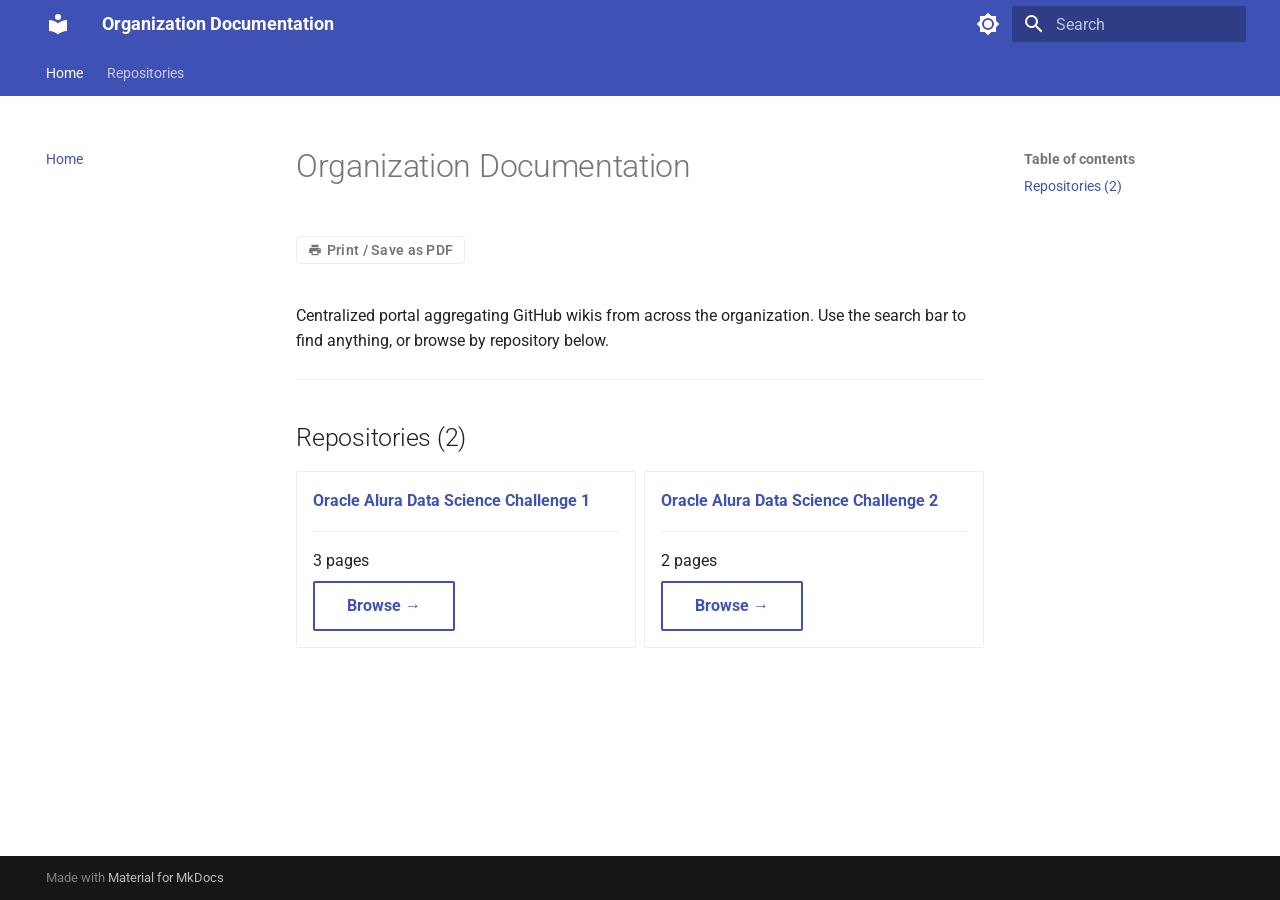
<file: index.html>
<!doctype html>
<html lang="en" class="no-js">
  <head>
    
      <meta charset="utf-8">
      <meta name="viewport" content="width=device-width,initial-scale=1">
      
      
      
      
      
        <link rel="next" href="oracle-alura-data-science-challenge-1/">
      
      
      <link rel="icon" href="assets/images/favicon.png">
      <meta name="generator" content="mkdocs-1.5.3, mkdocs-material-9.5.18">
    
    
      
        <title>Organization Documentation</title>
      
    
    
      <link rel="stylesheet" href="assets/stylesheets/main.66ac8b77.min.css">
      
        
        <link rel="stylesheet" href="assets/stylesheets/palette.06af60db.min.css">
      
      


    
    
      
    
    
      
        
        
        <link rel="preconnect" href="https://fonts.gstatic.com" crossorigin>
        <link rel="stylesheet" href="https://fonts.googleapis.com/css?family=Roboto:300,300i,400,400i,700,700i%7CRoboto+Mono:400,400i,700,700i&display=fallback">
        <style>:root{--md-text-font:"Roboto";--md-code-font:"Roboto Mono"}</style>
      
    
    
      <link rel="stylesheet" href="_assets/custom.css">
    
    <script>__md_scope=new URL(".",location),__md_hash=e=>[...e].reduce((e,_)=>(e<<5)-e+_.charCodeAt(0),0),__md_get=(e,_=localStorage,t=__md_scope)=>JSON.parse(_.getItem(t.pathname+"."+e)),__md_set=(e,_,t=localStorage,a=__md_scope)=>{try{t.setItem(a.pathname+"."+e,JSON.stringify(_))}catch(e){}}</script>
    
      

    
    
    
  </head>
  
  
    
    
      
    
    
    
    
    <body dir="ltr" data-md-color-scheme="default" data-md-color-primary="indigo" data-md-color-accent="indigo">
  
    
    <input class="md-toggle" data-md-toggle="drawer" type="checkbox" id="__drawer" autocomplete="off">
    <input class="md-toggle" data-md-toggle="search" type="checkbox" id="__search" autocomplete="off">
    <label class="md-overlay" for="__drawer"></label>
    <div data-md-component="skip">
      
        
        <a href="#organization-documentation" class="md-skip">
          Skip to content
        </a>
      
    </div>
    <div data-md-component="announce">
      
    </div>
    
    
      

<header class="md-header" data-md-component="header">
  <nav class="md-header__inner md-grid" aria-label="Header">
    <a href="." title="Organization Documentation" class="md-header__button md-logo" aria-label="Organization Documentation" data-md-component="logo">
      
  
  <svg xmlns="http://www.w3.org/2000/svg" viewBox="0 0 24 24"><path d="M12 8a3 3 0 0 0 3-3 3 3 0 0 0-3-3 3 3 0 0 0-3 3 3 3 0 0 0 3 3m0 3.54C9.64 9.35 6.5 8 3 8v11c3.5 0 6.64 1.35 9 3.54 2.36-2.19 5.5-3.54 9-3.54V8c-3.5 0-6.64 1.35-9 3.54Z"/></svg>

    </a>
    <label class="md-header__button md-icon" for="__drawer">
      
      <svg xmlns="http://www.w3.org/2000/svg" viewBox="0 0 24 24"><path d="M3 6h18v2H3V6m0 5h18v2H3v-2m0 5h18v2H3v-2Z"/></svg>
    </label>
    <div class="md-header__title" data-md-component="header-title">
      <div class="md-header__ellipsis">
        <div class="md-header__topic">
          <span class="md-ellipsis">
            Organization Documentation
          </span>
        </div>
        <div class="md-header__topic" data-md-component="header-topic">
          <span class="md-ellipsis">
            
              Home
            
          </span>
        </div>
      </div>
    </div>
    
      
        <form class="md-header__option" data-md-component="palette">
  
    
    
    
    <input class="md-option" data-md-color-media="" data-md-color-scheme="default" data-md-color-primary="indigo" data-md-color-accent="indigo"  aria-label="Switch to dark mode"  type="radio" name="__palette" id="__palette_0">
    
      <label class="md-header__button md-icon" title="Switch to dark mode" for="__palette_1" hidden>
        <svg xmlns="http://www.w3.org/2000/svg" viewBox="0 0 24 24"><path d="M12 8a4 4 0 0 0-4 4 4 4 0 0 0 4 4 4 4 0 0 0 4-4 4 4 0 0 0-4-4m0 10a6 6 0 0 1-6-6 6 6 0 0 1 6-6 6 6 0 0 1 6 6 6 6 0 0 1-6 6m8-9.31V4h-4.69L12 .69 8.69 4H4v4.69L.69 12 4 15.31V20h4.69L12 23.31 15.31 20H20v-4.69L23.31 12 20 8.69Z"/></svg>
      </label>
    
  
    
    
    
    <input class="md-option" data-md-color-media="" data-md-color-scheme="slate" data-md-color-primary="indigo" data-md-color-accent="indigo"  aria-label="Switch to light mode"  type="radio" name="__palette" id="__palette_1">
    
      <label class="md-header__button md-icon" title="Switch to light mode" for="__palette_0" hidden>
        <svg xmlns="http://www.w3.org/2000/svg" viewBox="0 0 24 24"><path d="M12 18c-.89 0-1.74-.2-2.5-.55C11.56 16.5 13 14.42 13 12c0-2.42-1.44-4.5-3.5-5.45C10.26 6.2 11.11 6 12 6a6 6 0 0 1 6 6 6 6 0 0 1-6 6m8-9.31V4h-4.69L12 .69 8.69 4H4v4.69L.69 12 4 15.31V20h4.69L12 23.31 15.31 20H20v-4.69L23.31 12 20 8.69Z"/></svg>
      </label>
    
  
</form>
      
    
    
      <script>var media,input,key,value,palette=__md_get("__palette");if(palette&&palette.color){"(prefers-color-scheme)"===palette.color.media&&(media=matchMedia("(prefers-color-scheme: light)"),input=document.querySelector(media.matches?"[data-md-color-media='(prefers-color-scheme: light)']":"[data-md-color-media='(prefers-color-scheme: dark)']"),palette.color.media=input.getAttribute("data-md-color-media"),palette.color.scheme=input.getAttribute("data-md-color-scheme"),palette.color.primary=input.getAttribute("data-md-color-primary"),palette.color.accent=input.getAttribute("data-md-color-accent"));for([key,value]of Object.entries(palette.color))document.body.setAttribute("data-md-color-"+key,value)}</script>
    
    
    
      <label class="md-header__button md-icon" for="__search">
        
        <svg xmlns="http://www.w3.org/2000/svg" viewBox="0 0 24 24"><path d="M9.5 3A6.5 6.5 0 0 1 16 9.5c0 1.61-.59 3.09-1.56 4.23l.27.27h.79l5 5-1.5 1.5-5-5v-.79l-.27-.27A6.516 6.516 0 0 1 9.5 16 6.5 6.5 0 0 1 3 9.5 6.5 6.5 0 0 1 9.5 3m0 2C7 5 5 7 5 9.5S7 14 9.5 14 14 12 14 9.5 12 5 9.5 5Z"/></svg>
      </label>
      <div class="md-search" data-md-component="search" role="dialog">
  <label class="md-search__overlay" for="__search"></label>
  <div class="md-search__inner" role="search">
    <form class="md-search__form" name="search">
      <input type="text" class="md-search__input" name="query" aria-label="Search" placeholder="Search" autocapitalize="off" autocorrect="off" autocomplete="off" spellcheck="false" data-md-component="search-query" required>
      <label class="md-search__icon md-icon" for="__search">
        
        <svg xmlns="http://www.w3.org/2000/svg" viewBox="0 0 24 24"><path d="M9.5 3A6.5 6.5 0 0 1 16 9.5c0 1.61-.59 3.09-1.56 4.23l.27.27h.79l5 5-1.5 1.5-5-5v-.79l-.27-.27A6.516 6.516 0 0 1 9.5 16 6.5 6.5 0 0 1 3 9.5 6.5 6.5 0 0 1 9.5 3m0 2C7 5 5 7 5 9.5S7 14 9.5 14 14 12 14 9.5 12 5 9.5 5Z"/></svg>
        
        <svg xmlns="http://www.w3.org/2000/svg" viewBox="0 0 24 24"><path d="M20 11v2H8l5.5 5.5-1.42 1.42L4.16 12l7.92-7.92L13.5 5.5 8 11h12Z"/></svg>
      </label>
      <nav class="md-search__options" aria-label="Search">
        
        <button type="reset" class="md-search__icon md-icon" title="Clear" aria-label="Clear" tabindex="-1">
          
          <svg xmlns="http://www.w3.org/2000/svg" viewBox="0 0 24 24"><path d="M19 6.41 17.59 5 12 10.59 6.41 5 5 6.41 10.59 12 5 17.59 6.41 19 12 13.41 17.59 19 19 17.59 13.41 12 19 6.41Z"/></svg>
        </button>
      </nav>
      
        <div class="md-search__suggest" data-md-component="search-suggest"></div>
      
    </form>
    <div class="md-search__output">
      <div class="md-search__scrollwrap" data-md-scrollfix>
        <div class="md-search-result" data-md-component="search-result">
          <div class="md-search-result__meta">
            Initializing search
          </div>
          <ol class="md-search-result__list" role="presentation"></ol>
        </div>
      </div>
    </div>
  </div>
</div>
    
    
  </nav>
  
</header>
    
    <div class="md-container" data-md-component="container">
      
      
        
          
            
<nav class="md-tabs" aria-label="Tabs" data-md-component="tabs">
  <div class="md-grid">
    <ul class="md-tabs__list">
      
        
  
  
    
  
  
    <li class="md-tabs__item md-tabs__item--active">
      <a href="." class="md-tabs__link">
        
  
    
  
  Home

      </a>
    </li>
  

      
        
  
  
  
    
    
      
  
  
  
    
    
      <li class="md-tabs__item">
        <a href="oracle-alura-data-science-challenge-1/" class="md-tabs__link">
          
  
    
  
  Repositories

        </a>
      </li>
    
  

    
  

      
    </ul>
  </div>
</nav>
          
        
      
      <main class="md-main" data-md-component="main">
        <div class="md-main__inner md-grid">
          
            
              
              <div class="md-sidebar md-sidebar--primary" data-md-component="sidebar" data-md-type="navigation" >
                <div class="md-sidebar__scrollwrap">
                  <div class="md-sidebar__inner">
                    


  


<nav class="md-nav md-nav--primary md-nav--lifted" aria-label="Navigation" data-md-level="0">
  <label class="md-nav__title" for="__drawer">
    <a href="." title="Organization Documentation" class="md-nav__button md-logo" aria-label="Organization Documentation" data-md-component="logo">
      
  
  <svg xmlns="http://www.w3.org/2000/svg" viewBox="0 0 24 24"><path d="M12 8a3 3 0 0 0 3-3 3 3 0 0 0-3-3 3 3 0 0 0-3 3 3 3 0 0 0 3 3m0 3.54C9.64 9.35 6.5 8 3 8v11c3.5 0 6.64 1.35 9 3.54 2.36-2.19 5.5-3.54 9-3.54V8c-3.5 0-6.64 1.35-9 3.54Z"/></svg>

    </a>
    Organization Documentation
  </label>
  
  <ul class="md-nav__list" data-md-scrollfix>
    
      
      
  
  
    
  
  
  
    <li class="md-nav__item md-nav__item--active">
      
      <input class="md-nav__toggle md-toggle" type="checkbox" id="__toc">
      
      
        
      
      
        <label class="md-nav__link md-nav__link--active" for="__toc">
          
  
  <span class="md-ellipsis">
    Home
  </span>
  

          <span class="md-nav__icon md-icon"></span>
        </label>
      
      <a href="." class="md-nav__link md-nav__link--active">
        
  
  <span class="md-ellipsis">
    Home
  </span>
  

      </a>
      
        

<nav class="md-nav md-nav--secondary" aria-label="Table of contents">
  
  
  
    
  
  
    <label class="md-nav__title" for="__toc">
      <span class="md-nav__icon md-icon"></span>
      Table of contents
    </label>
    <ul class="md-nav__list" data-md-component="toc" data-md-scrollfix>
      
        <li class="md-nav__item">
  <a href="#repositories-2" class="md-nav__link">
    <span class="md-ellipsis">
      Repositories (2)
    </span>
  </a>
  
</li>
      
    </ul>
  
</nav>
      
    </li>
  

    
      
      
  
  
  
  
    
    
      
        
      
        
      
    
    
      
      
        
      
    
    
    <li class="md-nav__item md-nav__item--nested">
      
        
        
        <input class="md-nav__toggle md-toggle " type="checkbox" id="__nav_2" >
        
          
          <label class="md-nav__link" for="__nav_2" id="__nav_2_label" tabindex="0">
            
  
  <span class="md-ellipsis">
    Repositories
  </span>
  

            <span class="md-nav__icon md-icon"></span>
          </label>
        
        <nav class="md-nav" data-md-level="1" aria-labelledby="__nav_2_label" aria-expanded="false">
          <label class="md-nav__title" for="__nav_2">
            <span class="md-nav__icon md-icon"></span>
            Repositories
          </label>
          <ul class="md-nav__list" data-md-scrollfix>
            
              
                
  
  
  
  
    
    
      
        
          
        
      
        
      
        
      
    
    
      
      
        
      
    
    
    <li class="md-nav__item md-nav__item--nested">
      
        
        
        <input class="md-nav__toggle md-toggle " type="checkbox" id="__nav_2_1" >
        
          
          
          <div class="md-nav__link md-nav__container">
            <a href="oracle-alura-data-science-challenge-1/" class="md-nav__link ">
              
  
  <span class="md-ellipsis">
    Oracle Alura Data Science Challenge 1
  </span>
  

            </a>
            
              
              <label class="md-nav__link " for="__nav_2_1" id="__nav_2_1_label" tabindex="0">
                <span class="md-nav__icon md-icon"></span>
              </label>
            
          </div>
        
        <nav class="md-nav" data-md-level="2" aria-labelledby="__nav_2_1_label" aria-expanded="false">
          <label class="md-nav__title" for="__nav_2_1">
            <span class="md-nav__icon md-icon"></span>
            Oracle Alura Data Science Challenge 1
          </label>
          <ul class="md-nav__list" data-md-scrollfix>
            
              
            
              
                
  
  
  
  
    <li class="md-nav__item">
      <a href="oracle-alura-data-science-challenge-1/test-allura-1/" class="md-nav__link">
        
  
  <span class="md-ellipsis">
    Test Allura 1
  </span>
  

      </a>
    </li>
  

              
            
              
                
  
  
  
  
    <li class="md-nav__item">
      <a href="oracle-alura-data-science-challenge-1/test-allura-2/" class="md-nav__link">
        
  
  <span class="md-ellipsis">
    Test Allura 2
  </span>
  

      </a>
    </li>
  

              
            
          </ul>
        </nav>
      
    </li>
  

              
            
              
                
  
  
  
  
    
    
      
        
          
        
      
        
      
    
    
      
      
        
      
    
    
    <li class="md-nav__item md-nav__item--nested">
      
        
        
        <input class="md-nav__toggle md-toggle " type="checkbox" id="__nav_2_2" >
        
          
          
          <div class="md-nav__link md-nav__container">
            <a href="oracle-alura-data-science-challenge-2/" class="md-nav__link ">
              
  
  <span class="md-ellipsis">
    Oracle Alura Data Science Challenge 2
  </span>
  

            </a>
            
              
              <label class="md-nav__link " for="__nav_2_2" id="__nav_2_2_label" tabindex="0">
                <span class="md-nav__icon md-icon"></span>
              </label>
            
          </div>
        
        <nav class="md-nav" data-md-level="2" aria-labelledby="__nav_2_2_label" aria-expanded="false">
          <label class="md-nav__title" for="__nav_2_2">
            <span class="md-nav__icon md-icon"></span>
            Oracle Alura Data Science Challenge 2
          </label>
          <ul class="md-nav__list" data-md-scrollfix>
            
              
            
              
                
  
  
  
  
    <li class="md-nav__item">
      <a href="oracle-alura-data-science-challenge-2/test-allura-2/" class="md-nav__link">
        
  
  <span class="md-ellipsis">
    Test Allura 2
  </span>
  

      </a>
    </li>
  

              
            
          </ul>
        </nav>
      
    </li>
  

              
            
          </ul>
        </nav>
      
    </li>
  

    
  </ul>
</nav>
                  </div>
                </div>
              </div>
            
            
              
              <div class="md-sidebar md-sidebar--secondary" data-md-component="sidebar" data-md-type="toc" >
                <div class="md-sidebar__scrollwrap">
                  <div class="md-sidebar__inner">
                    

<nav class="md-nav md-nav--secondary" aria-label="Table of contents">
  
  
  
    
  
  
    <label class="md-nav__title" for="__toc">
      <span class="md-nav__icon md-icon"></span>
      Table of contents
    </label>
    <ul class="md-nav__list" data-md-component="toc" data-md-scrollfix>
      
        <li class="md-nav__item">
  <a href="#repositories-2" class="md-nav__link">
    <span class="md-ellipsis">
      Repositories (2)
    </span>
  </a>
  
</li>
      
    </ul>
  
</nav>
                  </div>
                </div>
              </div>
            
          
          
            <div class="md-content" data-md-component="content">
              <article class="md-content__inner md-typeset">
                
                  


<h1 id="organization-documentation">Organization Documentation<a class="headerlink" href="#organization-documentation" title="Permanent link">&para;</a></h1>
<p>Centralized portal aggregating GitHub wikis from across the organization. Use the search bar to find anything, or browse by repository below.</p>
<hr />
<h2 id="repositories-2">Repositories (2)<a class="headerlink" href="#repositories-2" title="Permanent link">&para;</a></h2>
<div class="grid cards">
<ul>
<li>
<p><strong><a href="oracle-alura-data-science-challenge-1/">Oracle Alura Data Science Challenge 1</a></strong></p>
<hr />
<p>3 pages</p>
<p><a class="md-button" href="oracle-alura-data-science-challenge-1/">Browse →</a></p>
</li>
<li>
<p><strong><a href="oracle-alura-data-science-challenge-2/">Oracle Alura Data Science Challenge 2</a></strong></p>
<hr />
<p>2 pages</p>
<p><a class="md-button" href="oracle-alura-data-science-challenge-2/">Browse →</a></p>
</li>
</ul>
</div>












                
              </article>
            </div>
          
          
<script>var target=document.getElementById(location.hash.slice(1));target&&target.name&&(target.checked=target.name.startsWith("__tabbed_"))</script>
        </div>
        
          <button type="button" class="md-top md-icon" data-md-component="top" hidden>
  
  <svg xmlns="http://www.w3.org/2000/svg" viewBox="0 0 24 24"><path d="M13 20h-2V8l-5.5 5.5-1.42-1.42L12 4.16l7.92 7.92-1.42 1.42L13 8v12Z"/></svg>
  Back to top
</button>
        
      </main>
      
        <footer class="md-footer">
  
  <div class="md-footer-meta md-typeset">
    <div class="md-footer-meta__inner md-grid">
      <div class="md-copyright">
  
  
    Made with
    <a href="https://squidfunk.github.io/mkdocs-material/" target="_blank" rel="noopener">
      Material for MkDocs
    </a>
  
</div>
      
    </div>
  </div>
</footer>
      
    </div>
    <div class="md-dialog" data-md-component="dialog">
      <div class="md-dialog__inner md-typeset"></div>
    </div>
    
    
    <script id="__config" type="application/json">{"base": ".", "features": ["navigation.tabs", "navigation.sections", "navigation.top", "navigation.indexes", "navigation.breadcrumbs", "search.suggest", "search.highlight", "content.code.copy"], "search": "assets/javascripts/workers/search.b8dbb3d2.min.js", "translations": {"clipboard.copied": "Copied to clipboard", "clipboard.copy": "Copy to clipboard", "search.result.more.one": "1 more on this page", "search.result.more.other": "# more on this page", "search.result.none": "No matching documents", "search.result.one": "1 matching document", "search.result.other": "# matching documents", "search.result.placeholder": "Type to start searching", "search.result.term.missing": "Missing", "select.version": "Select version"}}</script>
    
    
      <script src="assets/javascripts/bundle.3220b9d7.min.js"></script>
      
        <script src="_assets/pdf_button.js"></script>
      
    
  </body>
</html>
</file>
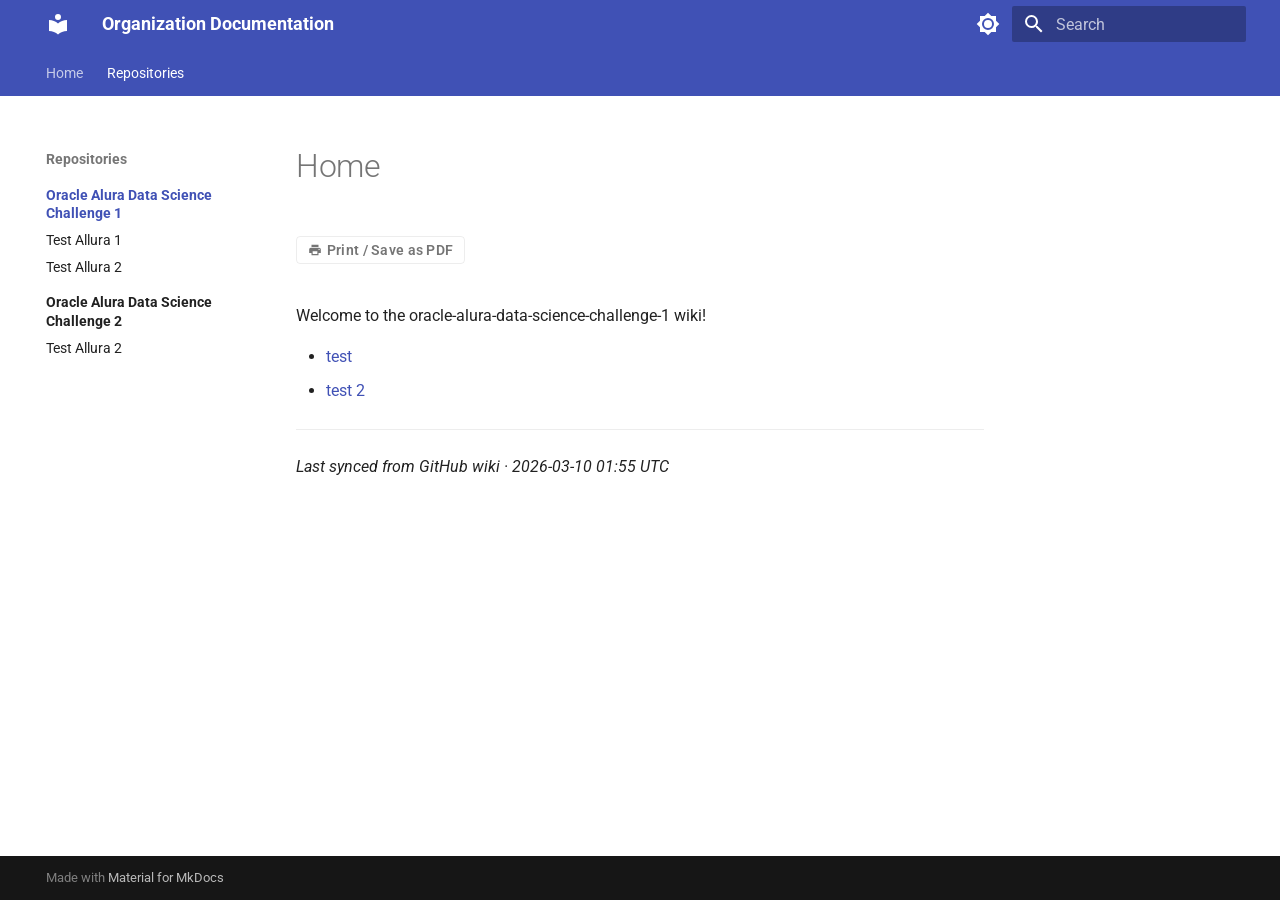
<file: oracle-alura-data-science-challenge-1/index.html>
<!doctype html>
<html lang="en" class="no-js">
  <head>
    
      <meta charset="utf-8">
      <meta name="viewport" content="width=device-width,initial-scale=1">
      
      
      
      
        <link rel="prev" href="..">
      
      
        <link rel="next" href="test-allura-1/">
      
      
      <link rel="icon" href="../assets/images/favicon.png">
      <meta name="generator" content="mkdocs-1.5.3, mkdocs-material-9.5.18">
    
    
      
        <title>Home - Organization Documentation</title>
      
    
    
      <link rel="stylesheet" href="../assets/stylesheets/main.66ac8b77.min.css">
      
        
        <link rel="stylesheet" href="../assets/stylesheets/palette.06af60db.min.css">
      
      


    
    
      
    
    
      
        
        
        <link rel="preconnect" href="https://fonts.gstatic.com" crossorigin>
        <link rel="stylesheet" href="https://fonts.googleapis.com/css?family=Roboto:300,300i,400,400i,700,700i%7CRoboto+Mono:400,400i,700,700i&display=fallback">
        <style>:root{--md-text-font:"Roboto";--md-code-font:"Roboto Mono"}</style>
      
    
    
      <link rel="stylesheet" href="../_assets/custom.css">
    
    <script>__md_scope=new URL("..",location),__md_hash=e=>[...e].reduce((e,_)=>(e<<5)-e+_.charCodeAt(0),0),__md_get=(e,_=localStorage,t=__md_scope)=>JSON.parse(_.getItem(t.pathname+"."+e)),__md_set=(e,_,t=localStorage,a=__md_scope)=>{try{t.setItem(a.pathname+"."+e,JSON.stringify(_))}catch(e){}}</script>
    
      

    
    
    
  </head>
  
  
    
    
      
    
    
    
    
    <body dir="ltr" data-md-color-scheme="default" data-md-color-primary="indigo" data-md-color-accent="indigo">
  
    
    <input class="md-toggle" data-md-toggle="drawer" type="checkbox" id="__drawer" autocomplete="off">
    <input class="md-toggle" data-md-toggle="search" type="checkbox" id="__search" autocomplete="off">
    <label class="md-overlay" for="__drawer"></label>
    <div data-md-component="skip">
      
    </div>
    <div data-md-component="announce">
      
    </div>
    
    
      

<header class="md-header" data-md-component="header">
  <nav class="md-header__inner md-grid" aria-label="Header">
    <a href=".." title="Organization Documentation" class="md-header__button md-logo" aria-label="Organization Documentation" data-md-component="logo">
      
  
  <svg xmlns="http://www.w3.org/2000/svg" viewBox="0 0 24 24"><path d="M12 8a3 3 0 0 0 3-3 3 3 0 0 0-3-3 3 3 0 0 0-3 3 3 3 0 0 0 3 3m0 3.54C9.64 9.35 6.5 8 3 8v11c3.5 0 6.64 1.35 9 3.54 2.36-2.19 5.5-3.54 9-3.54V8c-3.5 0-6.64 1.35-9 3.54Z"/></svg>

    </a>
    <label class="md-header__button md-icon" for="__drawer">
      
      <svg xmlns="http://www.w3.org/2000/svg" viewBox="0 0 24 24"><path d="M3 6h18v2H3V6m0 5h18v2H3v-2m0 5h18v2H3v-2Z"/></svg>
    </label>
    <div class="md-header__title" data-md-component="header-title">
      <div class="md-header__ellipsis">
        <div class="md-header__topic">
          <span class="md-ellipsis">
            Organization Documentation
          </span>
        </div>
        <div class="md-header__topic" data-md-component="header-topic">
          <span class="md-ellipsis">
            
              Home
            
          </span>
        </div>
      </div>
    </div>
    
      
        <form class="md-header__option" data-md-component="palette">
  
    
    
    
    <input class="md-option" data-md-color-media="" data-md-color-scheme="default" data-md-color-primary="indigo" data-md-color-accent="indigo"  aria-label="Switch to dark mode"  type="radio" name="__palette" id="__palette_0">
    
      <label class="md-header__button md-icon" title="Switch to dark mode" for="__palette_1" hidden>
        <svg xmlns="http://www.w3.org/2000/svg" viewBox="0 0 24 24"><path d="M12 8a4 4 0 0 0-4 4 4 4 0 0 0 4 4 4 4 0 0 0 4-4 4 4 0 0 0-4-4m0 10a6 6 0 0 1-6-6 6 6 0 0 1 6-6 6 6 0 0 1 6 6 6 6 0 0 1-6 6m8-9.31V4h-4.69L12 .69 8.69 4H4v4.69L.69 12 4 15.31V20h4.69L12 23.31 15.31 20H20v-4.69L23.31 12 20 8.69Z"/></svg>
      </label>
    
  
    
    
    
    <input class="md-option" data-md-color-media="" data-md-color-scheme="slate" data-md-color-primary="indigo" data-md-color-accent="indigo"  aria-label="Switch to light mode"  type="radio" name="__palette" id="__palette_1">
    
      <label class="md-header__button md-icon" title="Switch to light mode" for="__palette_0" hidden>
        <svg xmlns="http://www.w3.org/2000/svg" viewBox="0 0 24 24"><path d="M12 18c-.89 0-1.74-.2-2.5-.55C11.56 16.5 13 14.42 13 12c0-2.42-1.44-4.5-3.5-5.45C10.26 6.2 11.11 6 12 6a6 6 0 0 1 6 6 6 6 0 0 1-6 6m8-9.31V4h-4.69L12 .69 8.69 4H4v4.69L.69 12 4 15.31V20h4.69L12 23.31 15.31 20H20v-4.69L23.31 12 20 8.69Z"/></svg>
      </label>
    
  
</form>
      
    
    
      <script>var media,input,key,value,palette=__md_get("__palette");if(palette&&palette.color){"(prefers-color-scheme)"===palette.color.media&&(media=matchMedia("(prefers-color-scheme: light)"),input=document.querySelector(media.matches?"[data-md-color-media='(prefers-color-scheme: light)']":"[data-md-color-media='(prefers-color-scheme: dark)']"),palette.color.media=input.getAttribute("data-md-color-media"),palette.color.scheme=input.getAttribute("data-md-color-scheme"),palette.color.primary=input.getAttribute("data-md-color-primary"),palette.color.accent=input.getAttribute("data-md-color-accent"));for([key,value]of Object.entries(palette.color))document.body.setAttribute("data-md-color-"+key,value)}</script>
    
    
    
      <label class="md-header__button md-icon" for="__search">
        
        <svg xmlns="http://www.w3.org/2000/svg" viewBox="0 0 24 24"><path d="M9.5 3A6.5 6.5 0 0 1 16 9.5c0 1.61-.59 3.09-1.56 4.23l.27.27h.79l5 5-1.5 1.5-5-5v-.79l-.27-.27A6.516 6.516 0 0 1 9.5 16 6.5 6.5 0 0 1 3 9.5 6.5 6.5 0 0 1 9.5 3m0 2C7 5 5 7 5 9.5S7 14 9.5 14 14 12 14 9.5 12 5 9.5 5Z"/></svg>
      </label>
      <div class="md-search" data-md-component="search" role="dialog">
  <label class="md-search__overlay" for="__search"></label>
  <div class="md-search__inner" role="search">
    <form class="md-search__form" name="search">
      <input type="text" class="md-search__input" name="query" aria-label="Search" placeholder="Search" autocapitalize="off" autocorrect="off" autocomplete="off" spellcheck="false" data-md-component="search-query" required>
      <label class="md-search__icon md-icon" for="__search">
        
        <svg xmlns="http://www.w3.org/2000/svg" viewBox="0 0 24 24"><path d="M9.5 3A6.5 6.5 0 0 1 16 9.5c0 1.61-.59 3.09-1.56 4.23l.27.27h.79l5 5-1.5 1.5-5-5v-.79l-.27-.27A6.516 6.516 0 0 1 9.5 16 6.5 6.5 0 0 1 3 9.5 6.5 6.5 0 0 1 9.5 3m0 2C7 5 5 7 5 9.5S7 14 9.5 14 14 12 14 9.5 12 5 9.5 5Z"/></svg>
        
        <svg xmlns="http://www.w3.org/2000/svg" viewBox="0 0 24 24"><path d="M20 11v2H8l5.5 5.5-1.42 1.42L4.16 12l7.92-7.92L13.5 5.5 8 11h12Z"/></svg>
      </label>
      <nav class="md-search__options" aria-label="Search">
        
        <button type="reset" class="md-search__icon md-icon" title="Clear" aria-label="Clear" tabindex="-1">
          
          <svg xmlns="http://www.w3.org/2000/svg" viewBox="0 0 24 24"><path d="M19 6.41 17.59 5 12 10.59 6.41 5 5 6.41 10.59 12 5 17.59 6.41 19 12 13.41 17.59 19 19 17.59 13.41 12 19 6.41Z"/></svg>
        </button>
      </nav>
      
        <div class="md-search__suggest" data-md-component="search-suggest"></div>
      
    </form>
    <div class="md-search__output">
      <div class="md-search__scrollwrap" data-md-scrollfix>
        <div class="md-search-result" data-md-component="search-result">
          <div class="md-search-result__meta">
            Initializing search
          </div>
          <ol class="md-search-result__list" role="presentation"></ol>
        </div>
      </div>
    </div>
  </div>
</div>
    
    
  </nav>
  
</header>
    
    <div class="md-container" data-md-component="container">
      
      
        
          
            
<nav class="md-tabs" aria-label="Tabs" data-md-component="tabs">
  <div class="md-grid">
    <ul class="md-tabs__list">
      
        
  
  
  
    <li class="md-tabs__item">
      <a href=".." class="md-tabs__link">
        
  
    
  
  Home

      </a>
    </li>
  

      
        
  
  
    
  
  
    
    
      
  
  
    
  
  
    
    
      <li class="md-tabs__item md-tabs__item--active">
        <a href="./" class="md-tabs__link">
          
  
    
  
  Repositories

        </a>
      </li>
    
  

    
  

      
    </ul>
  </div>
</nav>
          
        
      
      <main class="md-main" data-md-component="main">
        <div class="md-main__inner md-grid">
          
            
              
              <div class="md-sidebar md-sidebar--primary" data-md-component="sidebar" data-md-type="navigation" >
                <div class="md-sidebar__scrollwrap">
                  <div class="md-sidebar__inner">
                    


  


<nav class="md-nav md-nav--primary md-nav--lifted" aria-label="Navigation" data-md-level="0">
  <label class="md-nav__title" for="__drawer">
    <a href=".." title="Organization Documentation" class="md-nav__button md-logo" aria-label="Organization Documentation" data-md-component="logo">
      
  
  <svg xmlns="http://www.w3.org/2000/svg" viewBox="0 0 24 24"><path d="M12 8a3 3 0 0 0 3-3 3 3 0 0 0-3-3 3 3 0 0 0-3 3 3 3 0 0 0 3 3m0 3.54C9.64 9.35 6.5 8 3 8v11c3.5 0 6.64 1.35 9 3.54 2.36-2.19 5.5-3.54 9-3.54V8c-3.5 0-6.64 1.35-9 3.54Z"/></svg>

    </a>
    Organization Documentation
  </label>
  
  <ul class="md-nav__list" data-md-scrollfix>
    
      
      
  
  
  
  
    <li class="md-nav__item">
      <a href=".." class="md-nav__link">
        
  
  <span class="md-ellipsis">
    Home
  </span>
  

      </a>
    </li>
  

    
      
      
  
  
    
  
  
  
    
    
      
        
      
        
      
    
    
      
        
        
      
      
        
      
    
    
    <li class="md-nav__item md-nav__item--active md-nav__item--section md-nav__item--nested">
      
        
        
        <input class="md-nav__toggle md-toggle " type="checkbox" id="__nav_2" checked>
        
          
          <label class="md-nav__link" for="__nav_2" id="__nav_2_label" tabindex="">
            
  
  <span class="md-ellipsis">
    Repositories
  </span>
  

            <span class="md-nav__icon md-icon"></span>
          </label>
        
        <nav class="md-nav" data-md-level="1" aria-labelledby="__nav_2_label" aria-expanded="true">
          <label class="md-nav__title" for="__nav_2">
            <span class="md-nav__icon md-icon"></span>
            Repositories
          </label>
          <ul class="md-nav__list" data-md-scrollfix>
            
              
                
  
  
    
  
  
  
    
    
      
        
          
        
      
        
      
        
      
    
    
      
      
        
          
          
        
      
    
    
    <li class="md-nav__item md-nav__item--active md-nav__item--section md-nav__item--nested">
      
        
        
        <input class="md-nav__toggle md-toggle " type="checkbox" id="__nav_2_1" checked>
        
          
          
          <div class="md-nav__link md-nav__container">
            <a href="./" class="md-nav__link md-nav__link--active">
              
  
  <span class="md-ellipsis">
    Oracle Alura Data Science Challenge 1
  </span>
  

            </a>
            
              
              <label class="md-nav__link md-nav__link--active" for="__nav_2_1" id="__nav_2_1_label" tabindex="">
                <span class="md-nav__icon md-icon"></span>
              </label>
            
          </div>
        
        <nav class="md-nav" data-md-level="2" aria-labelledby="__nav_2_1_label" aria-expanded="true">
          <label class="md-nav__title" for="__nav_2_1">
            <span class="md-nav__icon md-icon"></span>
            Oracle Alura Data Science Challenge 1
          </label>
          <ul class="md-nav__list" data-md-scrollfix>
            
              
            
              
                
  
  
  
  
    <li class="md-nav__item">
      <a href="test-allura-1/" class="md-nav__link">
        
  
  <span class="md-ellipsis">
    Test Allura 1
  </span>
  

      </a>
    </li>
  

              
            
              
                
  
  
  
  
    <li class="md-nav__item">
      <a href="test-allura-2/" class="md-nav__link">
        
  
  <span class="md-ellipsis">
    Test Allura 2
  </span>
  

      </a>
    </li>
  

              
            
          </ul>
        </nav>
      
    </li>
  

              
            
              
                
  
  
  
  
    
    
      
        
          
        
      
        
      
    
    
      
      
        
          
          
        
      
    
    
    <li class="md-nav__item md-nav__item--section md-nav__item--nested">
      
        
        
        <input class="md-nav__toggle md-toggle " type="checkbox" id="__nav_2_2" >
        
          
          
          <div class="md-nav__link md-nav__container">
            <a href="../oracle-alura-data-science-challenge-2/" class="md-nav__link ">
              
  
  <span class="md-ellipsis">
    Oracle Alura Data Science Challenge 2
  </span>
  

            </a>
            
              
              <label class="md-nav__link " for="__nav_2_2" id="__nav_2_2_label" tabindex="">
                <span class="md-nav__icon md-icon"></span>
              </label>
            
          </div>
        
        <nav class="md-nav" data-md-level="2" aria-labelledby="__nav_2_2_label" aria-expanded="false">
          <label class="md-nav__title" for="__nav_2_2">
            <span class="md-nav__icon md-icon"></span>
            Oracle Alura Data Science Challenge 2
          </label>
          <ul class="md-nav__list" data-md-scrollfix>
            
              
            
              
                
  
  
  
  
    <li class="md-nav__item">
      <a href="../oracle-alura-data-science-challenge-2/test-allura-2/" class="md-nav__link">
        
  
  <span class="md-ellipsis">
    Test Allura 2
  </span>
  

      </a>
    </li>
  

              
            
          </ul>
        </nav>
      
    </li>
  

              
            
          </ul>
        </nav>
      
    </li>
  

    
  </ul>
</nav>
                  </div>
                </div>
              </div>
            
            
              
              <div class="md-sidebar md-sidebar--secondary" data-md-component="sidebar" data-md-type="toc" >
                <div class="md-sidebar__scrollwrap">
                  <div class="md-sidebar__inner">
                    

<nav class="md-nav md-nav--secondary" aria-label="Table of contents">
  
  
  
  
</nav>
                  </div>
                </div>
              </div>
            
          
          
            <div class="md-content" data-md-component="content">
              <article class="md-content__inner md-typeset">
                
                  

  
  


  <h1>Home</h1>

<p>Welcome to the oracle-alura-data-science-challenge-1 wiki!</p>
<ul>
<li><a href="test-allura-1/">test</a></li>
<li><a href="test-allura-2/">test 2</a></li>
</ul>
<hr />
<p><em>Last synced from GitHub wiki · 2026-03-10 01:55 UTC</em></p>












                
              </article>
            </div>
          
          
<script>var target=document.getElementById(location.hash.slice(1));target&&target.name&&(target.checked=target.name.startsWith("__tabbed_"))</script>
        </div>
        
          <button type="button" class="md-top md-icon" data-md-component="top" hidden>
  
  <svg xmlns="http://www.w3.org/2000/svg" viewBox="0 0 24 24"><path d="M13 20h-2V8l-5.5 5.5-1.42-1.42L12 4.16l7.92 7.92-1.42 1.42L13 8v12Z"/></svg>
  Back to top
</button>
        
      </main>
      
        <footer class="md-footer">
  
  <div class="md-footer-meta md-typeset">
    <div class="md-footer-meta__inner md-grid">
      <div class="md-copyright">
  
  
    Made with
    <a href="https://squidfunk.github.io/mkdocs-material/" target="_blank" rel="noopener">
      Material for MkDocs
    </a>
  
</div>
      
    </div>
  </div>
</footer>
      
    </div>
    <div class="md-dialog" data-md-component="dialog">
      <div class="md-dialog__inner md-typeset"></div>
    </div>
    
    
    <script id="__config" type="application/json">{"base": "..", "features": ["navigation.tabs", "navigation.sections", "navigation.top", "navigation.indexes", "navigation.breadcrumbs", "search.suggest", "search.highlight", "content.code.copy"], "search": "../assets/javascripts/workers/search.b8dbb3d2.min.js", "translations": {"clipboard.copied": "Copied to clipboard", "clipboard.copy": "Copy to clipboard", "search.result.more.one": "1 more on this page", "search.result.more.other": "# more on this page", "search.result.none": "No matching documents", "search.result.one": "1 matching document", "search.result.other": "# matching documents", "search.result.placeholder": "Type to start searching", "search.result.term.missing": "Missing", "select.version": "Select version"}}</script>
    
    
      <script src="../assets/javascripts/bundle.3220b9d7.min.js"></script>
      
        <script src="../_assets/pdf_button.js"></script>
      
    
  </body>
</html>
</file>
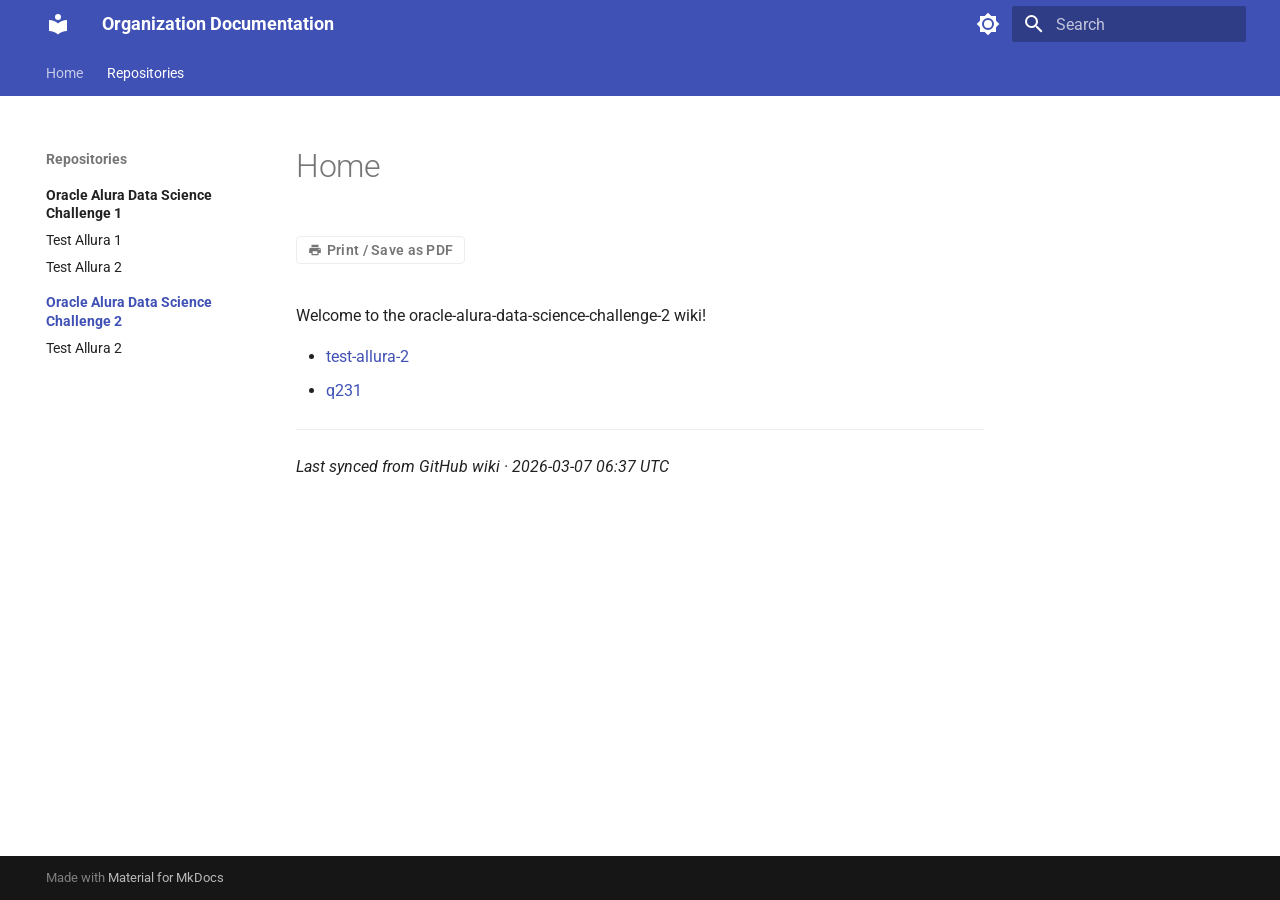
<file: oracle-alura-data-science-challenge-2/index.html>
<!doctype html>
<html lang="en" class="no-js">
  <head>
    
      <meta charset="utf-8">
      <meta name="viewport" content="width=device-width,initial-scale=1">
      
      
      
      
        <link rel="prev" href="../oracle-alura-data-science-challenge-1/test-allura-2/">
      
      
        <link rel="next" href="test-allura-2/">
      
      
      <link rel="icon" href="../assets/images/favicon.png">
      <meta name="generator" content="mkdocs-1.5.3, mkdocs-material-9.5.18">
    
    
      
        <title>Home - Organization Documentation</title>
      
    
    
      <link rel="stylesheet" href="../assets/stylesheets/main.66ac8b77.min.css">
      
        
        <link rel="stylesheet" href="../assets/stylesheets/palette.06af60db.min.css">
      
      


    
    
      
    
    
      
        
        
        <link rel="preconnect" href="https://fonts.gstatic.com" crossorigin>
        <link rel="stylesheet" href="https://fonts.googleapis.com/css?family=Roboto:300,300i,400,400i,700,700i%7CRoboto+Mono:400,400i,700,700i&display=fallback">
        <style>:root{--md-text-font:"Roboto";--md-code-font:"Roboto Mono"}</style>
      
    
    
      <link rel="stylesheet" href="../_assets/custom.css">
    
    <script>__md_scope=new URL("..",location),__md_hash=e=>[...e].reduce((e,_)=>(e<<5)-e+_.charCodeAt(0),0),__md_get=(e,_=localStorage,t=__md_scope)=>JSON.parse(_.getItem(t.pathname+"."+e)),__md_set=(e,_,t=localStorage,a=__md_scope)=>{try{t.setItem(a.pathname+"."+e,JSON.stringify(_))}catch(e){}}</script>
    
      

    
    
    
  </head>
  
  
    
    
      
    
    
    
    
    <body dir="ltr" data-md-color-scheme="default" data-md-color-primary="indigo" data-md-color-accent="indigo">
  
    
    <input class="md-toggle" data-md-toggle="drawer" type="checkbox" id="__drawer" autocomplete="off">
    <input class="md-toggle" data-md-toggle="search" type="checkbox" id="__search" autocomplete="off">
    <label class="md-overlay" for="__drawer"></label>
    <div data-md-component="skip">
      
    </div>
    <div data-md-component="announce">
      
    </div>
    
    
      

<header class="md-header" data-md-component="header">
  <nav class="md-header__inner md-grid" aria-label="Header">
    <a href=".." title="Organization Documentation" class="md-header__button md-logo" aria-label="Organization Documentation" data-md-component="logo">
      
  
  <svg xmlns="http://www.w3.org/2000/svg" viewBox="0 0 24 24"><path d="M12 8a3 3 0 0 0 3-3 3 3 0 0 0-3-3 3 3 0 0 0-3 3 3 3 0 0 0 3 3m0 3.54C9.64 9.35 6.5 8 3 8v11c3.5 0 6.64 1.35 9 3.54 2.36-2.19 5.5-3.54 9-3.54V8c-3.5 0-6.64 1.35-9 3.54Z"/></svg>

    </a>
    <label class="md-header__button md-icon" for="__drawer">
      
      <svg xmlns="http://www.w3.org/2000/svg" viewBox="0 0 24 24"><path d="M3 6h18v2H3V6m0 5h18v2H3v-2m0 5h18v2H3v-2Z"/></svg>
    </label>
    <div class="md-header__title" data-md-component="header-title">
      <div class="md-header__ellipsis">
        <div class="md-header__topic">
          <span class="md-ellipsis">
            Organization Documentation
          </span>
        </div>
        <div class="md-header__topic" data-md-component="header-topic">
          <span class="md-ellipsis">
            
              Home
            
          </span>
        </div>
      </div>
    </div>
    
      
        <form class="md-header__option" data-md-component="palette">
  
    
    
    
    <input class="md-option" data-md-color-media="" data-md-color-scheme="default" data-md-color-primary="indigo" data-md-color-accent="indigo"  aria-label="Switch to dark mode"  type="radio" name="__palette" id="__palette_0">
    
      <label class="md-header__button md-icon" title="Switch to dark mode" for="__palette_1" hidden>
        <svg xmlns="http://www.w3.org/2000/svg" viewBox="0 0 24 24"><path d="M12 8a4 4 0 0 0-4 4 4 4 0 0 0 4 4 4 4 0 0 0 4-4 4 4 0 0 0-4-4m0 10a6 6 0 0 1-6-6 6 6 0 0 1 6-6 6 6 0 0 1 6 6 6 6 0 0 1-6 6m8-9.31V4h-4.69L12 .69 8.69 4H4v4.69L.69 12 4 15.31V20h4.69L12 23.31 15.31 20H20v-4.69L23.31 12 20 8.69Z"/></svg>
      </label>
    
  
    
    
    
    <input class="md-option" data-md-color-media="" data-md-color-scheme="slate" data-md-color-primary="indigo" data-md-color-accent="indigo"  aria-label="Switch to light mode"  type="radio" name="__palette" id="__palette_1">
    
      <label class="md-header__button md-icon" title="Switch to light mode" for="__palette_0" hidden>
        <svg xmlns="http://www.w3.org/2000/svg" viewBox="0 0 24 24"><path d="M12 18c-.89 0-1.74-.2-2.5-.55C11.56 16.5 13 14.42 13 12c0-2.42-1.44-4.5-3.5-5.45C10.26 6.2 11.11 6 12 6a6 6 0 0 1 6 6 6 6 0 0 1-6 6m8-9.31V4h-4.69L12 .69 8.69 4H4v4.69L.69 12 4 15.31V20h4.69L12 23.31 15.31 20H20v-4.69L23.31 12 20 8.69Z"/></svg>
      </label>
    
  
</form>
      
    
    
      <script>var media,input,key,value,palette=__md_get("__palette");if(palette&&palette.color){"(prefers-color-scheme)"===palette.color.media&&(media=matchMedia("(prefers-color-scheme: light)"),input=document.querySelector(media.matches?"[data-md-color-media='(prefers-color-scheme: light)']":"[data-md-color-media='(prefers-color-scheme: dark)']"),palette.color.media=input.getAttribute("data-md-color-media"),palette.color.scheme=input.getAttribute("data-md-color-scheme"),palette.color.primary=input.getAttribute("data-md-color-primary"),palette.color.accent=input.getAttribute("data-md-color-accent"));for([key,value]of Object.entries(palette.color))document.body.setAttribute("data-md-color-"+key,value)}</script>
    
    
    
      <label class="md-header__button md-icon" for="__search">
        
        <svg xmlns="http://www.w3.org/2000/svg" viewBox="0 0 24 24"><path d="M9.5 3A6.5 6.5 0 0 1 16 9.5c0 1.61-.59 3.09-1.56 4.23l.27.27h.79l5 5-1.5 1.5-5-5v-.79l-.27-.27A6.516 6.516 0 0 1 9.5 16 6.5 6.5 0 0 1 3 9.5 6.5 6.5 0 0 1 9.5 3m0 2C7 5 5 7 5 9.5S7 14 9.5 14 14 12 14 9.5 12 5 9.5 5Z"/></svg>
      </label>
      <div class="md-search" data-md-component="search" role="dialog">
  <label class="md-search__overlay" for="__search"></label>
  <div class="md-search__inner" role="search">
    <form class="md-search__form" name="search">
      <input type="text" class="md-search__input" name="query" aria-label="Search" placeholder="Search" autocapitalize="off" autocorrect="off" autocomplete="off" spellcheck="false" data-md-component="search-query" required>
      <label class="md-search__icon md-icon" for="__search">
        
        <svg xmlns="http://www.w3.org/2000/svg" viewBox="0 0 24 24"><path d="M9.5 3A6.5 6.5 0 0 1 16 9.5c0 1.61-.59 3.09-1.56 4.23l.27.27h.79l5 5-1.5 1.5-5-5v-.79l-.27-.27A6.516 6.516 0 0 1 9.5 16 6.5 6.5 0 0 1 3 9.5 6.5 6.5 0 0 1 9.5 3m0 2C7 5 5 7 5 9.5S7 14 9.5 14 14 12 14 9.5 12 5 9.5 5Z"/></svg>
        
        <svg xmlns="http://www.w3.org/2000/svg" viewBox="0 0 24 24"><path d="M20 11v2H8l5.5 5.5-1.42 1.42L4.16 12l7.92-7.92L13.5 5.5 8 11h12Z"/></svg>
      </label>
      <nav class="md-search__options" aria-label="Search">
        
        <button type="reset" class="md-search__icon md-icon" title="Clear" aria-label="Clear" tabindex="-1">
          
          <svg xmlns="http://www.w3.org/2000/svg" viewBox="0 0 24 24"><path d="M19 6.41 17.59 5 12 10.59 6.41 5 5 6.41 10.59 12 5 17.59 6.41 19 12 13.41 17.59 19 19 17.59 13.41 12 19 6.41Z"/></svg>
        </button>
      </nav>
      
        <div class="md-search__suggest" data-md-component="search-suggest"></div>
      
    </form>
    <div class="md-search__output">
      <div class="md-search__scrollwrap" data-md-scrollfix>
        <div class="md-search-result" data-md-component="search-result">
          <div class="md-search-result__meta">
            Initializing search
          </div>
          <ol class="md-search-result__list" role="presentation"></ol>
        </div>
      </div>
    </div>
  </div>
</div>
    
    
  </nav>
  
</header>
    
    <div class="md-container" data-md-component="container">
      
      
        
          
            
<nav class="md-tabs" aria-label="Tabs" data-md-component="tabs">
  <div class="md-grid">
    <ul class="md-tabs__list">
      
        
  
  
  
    <li class="md-tabs__item">
      <a href=".." class="md-tabs__link">
        
  
    
  
  Home

      </a>
    </li>
  

      
        
  
  
    
  
  
    
    
      
  
  
    
  
  
    
    
      <li class="md-tabs__item md-tabs__item--active">
        <a href="../oracle-alura-data-science-challenge-1/" class="md-tabs__link">
          
  
    
  
  Repositories

        </a>
      </li>
    
  

    
  

      
    </ul>
  </div>
</nav>
          
        
      
      <main class="md-main" data-md-component="main">
        <div class="md-main__inner md-grid">
          
            
              
              <div class="md-sidebar md-sidebar--primary" data-md-component="sidebar" data-md-type="navigation" >
                <div class="md-sidebar__scrollwrap">
                  <div class="md-sidebar__inner">
                    


  


<nav class="md-nav md-nav--primary md-nav--lifted" aria-label="Navigation" data-md-level="0">
  <label class="md-nav__title" for="__drawer">
    <a href=".." title="Organization Documentation" class="md-nav__button md-logo" aria-label="Organization Documentation" data-md-component="logo">
      
  
  <svg xmlns="http://www.w3.org/2000/svg" viewBox="0 0 24 24"><path d="M12 8a3 3 0 0 0 3-3 3 3 0 0 0-3-3 3 3 0 0 0-3 3 3 3 0 0 0 3 3m0 3.54C9.64 9.35 6.5 8 3 8v11c3.5 0 6.64 1.35 9 3.54 2.36-2.19 5.5-3.54 9-3.54V8c-3.5 0-6.64 1.35-9 3.54Z"/></svg>

    </a>
    Organization Documentation
  </label>
  
  <ul class="md-nav__list" data-md-scrollfix>
    
      
      
  
  
  
  
    <li class="md-nav__item">
      <a href=".." class="md-nav__link">
        
  
  <span class="md-ellipsis">
    Home
  </span>
  

      </a>
    </li>
  

    
      
      
  
  
    
  
  
  
    
    
      
        
      
        
      
    
    
      
        
        
      
      
        
      
    
    
    <li class="md-nav__item md-nav__item--active md-nav__item--section md-nav__item--nested">
      
        
        
        <input class="md-nav__toggle md-toggle " type="checkbox" id="__nav_2" checked>
        
          
          <label class="md-nav__link" for="__nav_2" id="__nav_2_label" tabindex="">
            
  
  <span class="md-ellipsis">
    Repositories
  </span>
  

            <span class="md-nav__icon md-icon"></span>
          </label>
        
        <nav class="md-nav" data-md-level="1" aria-labelledby="__nav_2_label" aria-expanded="true">
          <label class="md-nav__title" for="__nav_2">
            <span class="md-nav__icon md-icon"></span>
            Repositories
          </label>
          <ul class="md-nav__list" data-md-scrollfix>
            
              
                
  
  
  
  
    
    
      
        
          
        
      
        
      
        
      
    
    
      
      
        
          
          
        
      
    
    
    <li class="md-nav__item md-nav__item--section md-nav__item--nested">
      
        
        
        <input class="md-nav__toggle md-toggle " type="checkbox" id="__nav_2_1" >
        
          
          
          <div class="md-nav__link md-nav__container">
            <a href="../oracle-alura-data-science-challenge-1/" class="md-nav__link ">
              
  
  <span class="md-ellipsis">
    Oracle Alura Data Science Challenge 1
  </span>
  

            </a>
            
              
              <label class="md-nav__link " for="__nav_2_1" id="__nav_2_1_label" tabindex="">
                <span class="md-nav__icon md-icon"></span>
              </label>
            
          </div>
        
        <nav class="md-nav" data-md-level="2" aria-labelledby="__nav_2_1_label" aria-expanded="false">
          <label class="md-nav__title" for="__nav_2_1">
            <span class="md-nav__icon md-icon"></span>
            Oracle Alura Data Science Challenge 1
          </label>
          <ul class="md-nav__list" data-md-scrollfix>
            
              
            
              
                
  
  
  
  
    <li class="md-nav__item">
      <a href="../oracle-alura-data-science-challenge-1/test-allura-1/" class="md-nav__link">
        
  
  <span class="md-ellipsis">
    Test Allura 1
  </span>
  

      </a>
    </li>
  

              
            
              
                
  
  
  
  
    <li class="md-nav__item">
      <a href="../oracle-alura-data-science-challenge-1/test-allura-2/" class="md-nav__link">
        
  
  <span class="md-ellipsis">
    Test Allura 2
  </span>
  

      </a>
    </li>
  

              
            
          </ul>
        </nav>
      
    </li>
  

              
            
              
                
  
  
    
  
  
  
    
    
      
        
          
        
      
        
      
    
    
      
      
        
          
          
        
      
    
    
    <li class="md-nav__item md-nav__item--active md-nav__item--section md-nav__item--nested">
      
        
        
        <input class="md-nav__toggle md-toggle " type="checkbox" id="__nav_2_2" checked>
        
          
          
          <div class="md-nav__link md-nav__container">
            <a href="./" class="md-nav__link md-nav__link--active">
              
  
  <span class="md-ellipsis">
    Oracle Alura Data Science Challenge 2
  </span>
  

            </a>
            
              
              <label class="md-nav__link md-nav__link--active" for="__nav_2_2" id="__nav_2_2_label" tabindex="">
                <span class="md-nav__icon md-icon"></span>
              </label>
            
          </div>
        
        <nav class="md-nav" data-md-level="2" aria-labelledby="__nav_2_2_label" aria-expanded="true">
          <label class="md-nav__title" for="__nav_2_2">
            <span class="md-nav__icon md-icon"></span>
            Oracle Alura Data Science Challenge 2
          </label>
          <ul class="md-nav__list" data-md-scrollfix>
            
              
            
              
                
  
  
  
  
    <li class="md-nav__item">
      <a href="test-allura-2/" class="md-nav__link">
        
  
  <span class="md-ellipsis">
    Test Allura 2
  </span>
  

      </a>
    </li>
  

              
            
          </ul>
        </nav>
      
    </li>
  

              
            
          </ul>
        </nav>
      
    </li>
  

    
  </ul>
</nav>
                  </div>
                </div>
              </div>
            
            
              
              <div class="md-sidebar md-sidebar--secondary" data-md-component="sidebar" data-md-type="toc" >
                <div class="md-sidebar__scrollwrap">
                  <div class="md-sidebar__inner">
                    

<nav class="md-nav md-nav--secondary" aria-label="Table of contents">
  
  
  
  
</nav>
                  </div>
                </div>
              </div>
            
          
          
            <div class="md-content" data-md-component="content">
              <article class="md-content__inner md-typeset">
                
                  

  
  


  <h1>Home</h1>

<p>Welcome to the oracle-alura-data-science-challenge-2 wiki!</p>
<ul>
<li><a href="test-allura-2/">test-allura-2</a></li>
<li><a href="">q231</a></li>
</ul>
<hr />
<p><em>Last synced from GitHub wiki · 2026-03-07 06:37 UTC</em></p>












                
              </article>
            </div>
          
          
<script>var target=document.getElementById(location.hash.slice(1));target&&target.name&&(target.checked=target.name.startsWith("__tabbed_"))</script>
        </div>
        
          <button type="button" class="md-top md-icon" data-md-component="top" hidden>
  
  <svg xmlns="http://www.w3.org/2000/svg" viewBox="0 0 24 24"><path d="M13 20h-2V8l-5.5 5.5-1.42-1.42L12 4.16l7.92 7.92-1.42 1.42L13 8v12Z"/></svg>
  Back to top
</button>
        
      </main>
      
        <footer class="md-footer">
  
  <div class="md-footer-meta md-typeset">
    <div class="md-footer-meta__inner md-grid">
      <div class="md-copyright">
  
  
    Made with
    <a href="https://squidfunk.github.io/mkdocs-material/" target="_blank" rel="noopener">
      Material for MkDocs
    </a>
  
</div>
      
    </div>
  </div>
</footer>
      
    </div>
    <div class="md-dialog" data-md-component="dialog">
      <div class="md-dialog__inner md-typeset"></div>
    </div>
    
    
    <script id="__config" type="application/json">{"base": "..", "features": ["navigation.tabs", "navigation.sections", "navigation.top", "navigation.indexes", "navigation.breadcrumbs", "search.suggest", "search.highlight", "content.code.copy"], "search": "../assets/javascripts/workers/search.b8dbb3d2.min.js", "translations": {"clipboard.copied": "Copied to clipboard", "clipboard.copy": "Copy to clipboard", "search.result.more.one": "1 more on this page", "search.result.more.other": "# more on this page", "search.result.none": "No matching documents", "search.result.one": "1 matching document", "search.result.other": "# matching documents", "search.result.placeholder": "Type to start searching", "search.result.term.missing": "Missing", "select.version": "Select version"}}</script>
    
    
      <script src="../assets/javascripts/bundle.3220b9d7.min.js"></script>
      
        <script src="../_assets/pdf_button.js"></script>
      
    
  </body>
</html>
</file>
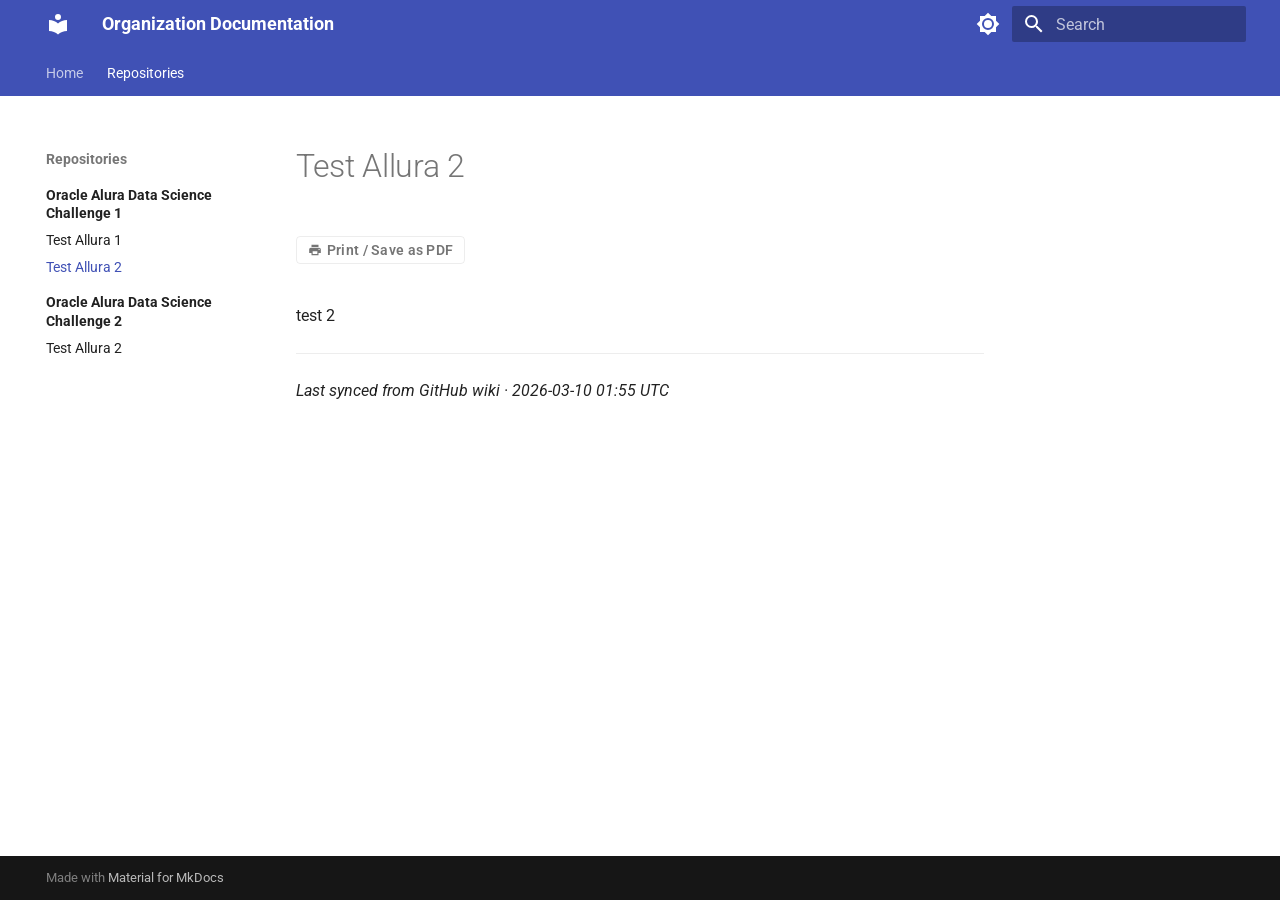
<file: oracle-alura-data-science-challenge-1/test-allura-2/index.html>
<!doctype html>
<html lang="en" class="no-js">
  <head>
    
      <meta charset="utf-8">
      <meta name="viewport" content="width=device-width,initial-scale=1">
      
      
      
      
        <link rel="prev" href="../test-allura-1/">
      
      
        <link rel="next" href="../../oracle-alura-data-science-challenge-2/">
      
      
      <link rel="icon" href="../../assets/images/favicon.png">
      <meta name="generator" content="mkdocs-1.5.3, mkdocs-material-9.5.18">
    
    
      
        <title>Test Allura 2 - Organization Documentation</title>
      
    
    
      <link rel="stylesheet" href="../../assets/stylesheets/main.66ac8b77.min.css">
      
        
        <link rel="stylesheet" href="../../assets/stylesheets/palette.06af60db.min.css">
      
      


    
    
      
    
    
      
        
        
        <link rel="preconnect" href="https://fonts.gstatic.com" crossorigin>
        <link rel="stylesheet" href="https://fonts.googleapis.com/css?family=Roboto:300,300i,400,400i,700,700i%7CRoboto+Mono:400,400i,700,700i&display=fallback">
        <style>:root{--md-text-font:"Roboto";--md-code-font:"Roboto Mono"}</style>
      
    
    
      <link rel="stylesheet" href="../../_assets/custom.css">
    
    <script>__md_scope=new URL("../..",location),__md_hash=e=>[...e].reduce((e,_)=>(e<<5)-e+_.charCodeAt(0),0),__md_get=(e,_=localStorage,t=__md_scope)=>JSON.parse(_.getItem(t.pathname+"."+e)),__md_set=(e,_,t=localStorage,a=__md_scope)=>{try{t.setItem(a.pathname+"."+e,JSON.stringify(_))}catch(e){}}</script>
    
      

    
    
    
  </head>
  
  
    
    
      
    
    
    
    
    <body dir="ltr" data-md-color-scheme="default" data-md-color-primary="indigo" data-md-color-accent="indigo">
  
    
    <input class="md-toggle" data-md-toggle="drawer" type="checkbox" id="__drawer" autocomplete="off">
    <input class="md-toggle" data-md-toggle="search" type="checkbox" id="__search" autocomplete="off">
    <label class="md-overlay" for="__drawer"></label>
    <div data-md-component="skip">
      
    </div>
    <div data-md-component="announce">
      
    </div>
    
    
      

<header class="md-header" data-md-component="header">
  <nav class="md-header__inner md-grid" aria-label="Header">
    <a href="../.." title="Organization Documentation" class="md-header__button md-logo" aria-label="Organization Documentation" data-md-component="logo">
      
  
  <svg xmlns="http://www.w3.org/2000/svg" viewBox="0 0 24 24"><path d="M12 8a3 3 0 0 0 3-3 3 3 0 0 0-3-3 3 3 0 0 0-3 3 3 3 0 0 0 3 3m0 3.54C9.64 9.35 6.5 8 3 8v11c3.5 0 6.64 1.35 9 3.54 2.36-2.19 5.5-3.54 9-3.54V8c-3.5 0-6.64 1.35-9 3.54Z"/></svg>

    </a>
    <label class="md-header__button md-icon" for="__drawer">
      
      <svg xmlns="http://www.w3.org/2000/svg" viewBox="0 0 24 24"><path d="M3 6h18v2H3V6m0 5h18v2H3v-2m0 5h18v2H3v-2Z"/></svg>
    </label>
    <div class="md-header__title" data-md-component="header-title">
      <div class="md-header__ellipsis">
        <div class="md-header__topic">
          <span class="md-ellipsis">
            Organization Documentation
          </span>
        </div>
        <div class="md-header__topic" data-md-component="header-topic">
          <span class="md-ellipsis">
            
              Test Allura 2
            
          </span>
        </div>
      </div>
    </div>
    
      
        <form class="md-header__option" data-md-component="palette">
  
    
    
    
    <input class="md-option" data-md-color-media="" data-md-color-scheme="default" data-md-color-primary="indigo" data-md-color-accent="indigo"  aria-label="Switch to dark mode"  type="radio" name="__palette" id="__palette_0">
    
      <label class="md-header__button md-icon" title="Switch to dark mode" for="__palette_1" hidden>
        <svg xmlns="http://www.w3.org/2000/svg" viewBox="0 0 24 24"><path d="M12 8a4 4 0 0 0-4 4 4 4 0 0 0 4 4 4 4 0 0 0 4-4 4 4 0 0 0-4-4m0 10a6 6 0 0 1-6-6 6 6 0 0 1 6-6 6 6 0 0 1 6 6 6 6 0 0 1-6 6m8-9.31V4h-4.69L12 .69 8.69 4H4v4.69L.69 12 4 15.31V20h4.69L12 23.31 15.31 20H20v-4.69L23.31 12 20 8.69Z"/></svg>
      </label>
    
  
    
    
    
    <input class="md-option" data-md-color-media="" data-md-color-scheme="slate" data-md-color-primary="indigo" data-md-color-accent="indigo"  aria-label="Switch to light mode"  type="radio" name="__palette" id="__palette_1">
    
      <label class="md-header__button md-icon" title="Switch to light mode" for="__palette_0" hidden>
        <svg xmlns="http://www.w3.org/2000/svg" viewBox="0 0 24 24"><path d="M12 18c-.89 0-1.74-.2-2.5-.55C11.56 16.5 13 14.42 13 12c0-2.42-1.44-4.5-3.5-5.45C10.26 6.2 11.11 6 12 6a6 6 0 0 1 6 6 6 6 0 0 1-6 6m8-9.31V4h-4.69L12 .69 8.69 4H4v4.69L.69 12 4 15.31V20h4.69L12 23.31 15.31 20H20v-4.69L23.31 12 20 8.69Z"/></svg>
      </label>
    
  
</form>
      
    
    
      <script>var media,input,key,value,palette=__md_get("__palette");if(palette&&palette.color){"(prefers-color-scheme)"===palette.color.media&&(media=matchMedia("(prefers-color-scheme: light)"),input=document.querySelector(media.matches?"[data-md-color-media='(prefers-color-scheme: light)']":"[data-md-color-media='(prefers-color-scheme: dark)']"),palette.color.media=input.getAttribute("data-md-color-media"),palette.color.scheme=input.getAttribute("data-md-color-scheme"),palette.color.primary=input.getAttribute("data-md-color-primary"),palette.color.accent=input.getAttribute("data-md-color-accent"));for([key,value]of Object.entries(palette.color))document.body.setAttribute("data-md-color-"+key,value)}</script>
    
    
    
      <label class="md-header__button md-icon" for="__search">
        
        <svg xmlns="http://www.w3.org/2000/svg" viewBox="0 0 24 24"><path d="M9.5 3A6.5 6.5 0 0 1 16 9.5c0 1.61-.59 3.09-1.56 4.23l.27.27h.79l5 5-1.5 1.5-5-5v-.79l-.27-.27A6.516 6.516 0 0 1 9.5 16 6.5 6.5 0 0 1 3 9.5 6.5 6.5 0 0 1 9.5 3m0 2C7 5 5 7 5 9.5S7 14 9.5 14 14 12 14 9.5 12 5 9.5 5Z"/></svg>
      </label>
      <div class="md-search" data-md-component="search" role="dialog">
  <label class="md-search__overlay" for="__search"></label>
  <div class="md-search__inner" role="search">
    <form class="md-search__form" name="search">
      <input type="text" class="md-search__input" name="query" aria-label="Search" placeholder="Search" autocapitalize="off" autocorrect="off" autocomplete="off" spellcheck="false" data-md-component="search-query" required>
      <label class="md-search__icon md-icon" for="__search">
        
        <svg xmlns="http://www.w3.org/2000/svg" viewBox="0 0 24 24"><path d="M9.5 3A6.5 6.5 0 0 1 16 9.5c0 1.61-.59 3.09-1.56 4.23l.27.27h.79l5 5-1.5 1.5-5-5v-.79l-.27-.27A6.516 6.516 0 0 1 9.5 16 6.5 6.5 0 0 1 3 9.5 6.5 6.5 0 0 1 9.5 3m0 2C7 5 5 7 5 9.5S7 14 9.5 14 14 12 14 9.5 12 5 9.5 5Z"/></svg>
        
        <svg xmlns="http://www.w3.org/2000/svg" viewBox="0 0 24 24"><path d="M20 11v2H8l5.5 5.5-1.42 1.42L4.16 12l7.92-7.92L13.5 5.5 8 11h12Z"/></svg>
      </label>
      <nav class="md-search__options" aria-label="Search">
        
        <button type="reset" class="md-search__icon md-icon" title="Clear" aria-label="Clear" tabindex="-1">
          
          <svg xmlns="http://www.w3.org/2000/svg" viewBox="0 0 24 24"><path d="M19 6.41 17.59 5 12 10.59 6.41 5 5 6.41 10.59 12 5 17.59 6.41 19 12 13.41 17.59 19 19 17.59 13.41 12 19 6.41Z"/></svg>
        </button>
      </nav>
      
        <div class="md-search__suggest" data-md-component="search-suggest"></div>
      
    </form>
    <div class="md-search__output">
      <div class="md-search__scrollwrap" data-md-scrollfix>
        <div class="md-search-result" data-md-component="search-result">
          <div class="md-search-result__meta">
            Initializing search
          </div>
          <ol class="md-search-result__list" role="presentation"></ol>
        </div>
      </div>
    </div>
  </div>
</div>
    
    
  </nav>
  
</header>
    
    <div class="md-container" data-md-component="container">
      
      
        
          
            
<nav class="md-tabs" aria-label="Tabs" data-md-component="tabs">
  <div class="md-grid">
    <ul class="md-tabs__list">
      
        
  
  
  
    <li class="md-tabs__item">
      <a href="../.." class="md-tabs__link">
        
  
    
  
  Home

      </a>
    </li>
  

      
        
  
  
    
  
  
    
    
      
  
  
    
  
  
    
    
      <li class="md-tabs__item md-tabs__item--active">
        <a href="../" class="md-tabs__link">
          
  
    
  
  Repositories

        </a>
      </li>
    
  

    
  

      
    </ul>
  </div>
</nav>
          
        
      
      <main class="md-main" data-md-component="main">
        <div class="md-main__inner md-grid">
          
            
              
              <div class="md-sidebar md-sidebar--primary" data-md-component="sidebar" data-md-type="navigation" >
                <div class="md-sidebar__scrollwrap">
                  <div class="md-sidebar__inner">
                    


  


<nav class="md-nav md-nav--primary md-nav--lifted" aria-label="Navigation" data-md-level="0">
  <label class="md-nav__title" for="__drawer">
    <a href="../.." title="Organization Documentation" class="md-nav__button md-logo" aria-label="Organization Documentation" data-md-component="logo">
      
  
  <svg xmlns="http://www.w3.org/2000/svg" viewBox="0 0 24 24"><path d="M12 8a3 3 0 0 0 3-3 3 3 0 0 0-3-3 3 3 0 0 0-3 3 3 3 0 0 0 3 3m0 3.54C9.64 9.35 6.5 8 3 8v11c3.5 0 6.64 1.35 9 3.54 2.36-2.19 5.5-3.54 9-3.54V8c-3.5 0-6.64 1.35-9 3.54Z"/></svg>

    </a>
    Organization Documentation
  </label>
  
  <ul class="md-nav__list" data-md-scrollfix>
    
      
      
  
  
  
  
    <li class="md-nav__item">
      <a href="../.." class="md-nav__link">
        
  
  <span class="md-ellipsis">
    Home
  </span>
  

      </a>
    </li>
  

    
      
      
  
  
    
  
  
  
    
    
      
        
      
        
      
    
    
      
        
        
      
      
        
      
    
    
    <li class="md-nav__item md-nav__item--active md-nav__item--section md-nav__item--nested">
      
        
        
        <input class="md-nav__toggle md-toggle " type="checkbox" id="__nav_2" checked>
        
          
          <label class="md-nav__link" for="__nav_2" id="__nav_2_label" tabindex="">
            
  
  <span class="md-ellipsis">
    Repositories
  </span>
  

            <span class="md-nav__icon md-icon"></span>
          </label>
        
        <nav class="md-nav" data-md-level="1" aria-labelledby="__nav_2_label" aria-expanded="true">
          <label class="md-nav__title" for="__nav_2">
            <span class="md-nav__icon md-icon"></span>
            Repositories
          </label>
          <ul class="md-nav__list" data-md-scrollfix>
            
              
                
  
  
    
  
  
  
    
    
      
        
          
        
      
        
      
        
      
    
    
      
      
        
          
          
        
      
    
    
    <li class="md-nav__item md-nav__item--active md-nav__item--section md-nav__item--nested">
      
        
        
        <input class="md-nav__toggle md-toggle " type="checkbox" id="__nav_2_1" checked>
        
          
          
          <div class="md-nav__link md-nav__container">
            <a href="../" class="md-nav__link ">
              
  
  <span class="md-ellipsis">
    Oracle Alura Data Science Challenge 1
  </span>
  

            </a>
            
              
              <label class="md-nav__link " for="__nav_2_1" id="__nav_2_1_label" tabindex="">
                <span class="md-nav__icon md-icon"></span>
              </label>
            
          </div>
        
        <nav class="md-nav" data-md-level="2" aria-labelledby="__nav_2_1_label" aria-expanded="true">
          <label class="md-nav__title" for="__nav_2_1">
            <span class="md-nav__icon md-icon"></span>
            Oracle Alura Data Science Challenge 1
          </label>
          <ul class="md-nav__list" data-md-scrollfix>
            
              
            
              
                
  
  
  
  
    <li class="md-nav__item">
      <a href="../test-allura-1/" class="md-nav__link">
        
  
  <span class="md-ellipsis">
    Test Allura 1
  </span>
  

      </a>
    </li>
  

              
            
              
                
  
  
    
  
  
  
    <li class="md-nav__item md-nav__item--active">
      
      <input class="md-nav__toggle md-toggle" type="checkbox" id="__toc">
      
      
      
      <a href="./" class="md-nav__link md-nav__link--active">
        
  
  <span class="md-ellipsis">
    Test Allura 2
  </span>
  

      </a>
      
    </li>
  

              
            
          </ul>
        </nav>
      
    </li>
  

              
            
              
                
  
  
  
  
    
    
      
        
          
        
      
        
      
    
    
      
      
        
          
          
        
      
    
    
    <li class="md-nav__item md-nav__item--section md-nav__item--nested">
      
        
        
        <input class="md-nav__toggle md-toggle " type="checkbox" id="__nav_2_2" >
        
          
          
          <div class="md-nav__link md-nav__container">
            <a href="../../oracle-alura-data-science-challenge-2/" class="md-nav__link ">
              
  
  <span class="md-ellipsis">
    Oracle Alura Data Science Challenge 2
  </span>
  

            </a>
            
              
              <label class="md-nav__link " for="__nav_2_2" id="__nav_2_2_label" tabindex="">
                <span class="md-nav__icon md-icon"></span>
              </label>
            
          </div>
        
        <nav class="md-nav" data-md-level="2" aria-labelledby="__nav_2_2_label" aria-expanded="false">
          <label class="md-nav__title" for="__nav_2_2">
            <span class="md-nav__icon md-icon"></span>
            Oracle Alura Data Science Challenge 2
          </label>
          <ul class="md-nav__list" data-md-scrollfix>
            
              
            
              
                
  
  
  
  
    <li class="md-nav__item">
      <a href="../../oracle-alura-data-science-challenge-2/test-allura-2/" class="md-nav__link">
        
  
  <span class="md-ellipsis">
    Test Allura 2
  </span>
  

      </a>
    </li>
  

              
            
          </ul>
        </nav>
      
    </li>
  

              
            
          </ul>
        </nav>
      
    </li>
  

    
  </ul>
</nav>
                  </div>
                </div>
              </div>
            
            
              
              <div class="md-sidebar md-sidebar--secondary" data-md-component="sidebar" data-md-type="toc" >
                <div class="md-sidebar__scrollwrap">
                  <div class="md-sidebar__inner">
                    

<nav class="md-nav md-nav--secondary" aria-label="Table of contents">
  
  
  
  
</nav>
                  </div>
                </div>
              </div>
            
          
          
            <div class="md-content" data-md-component="content">
              <article class="md-content__inner md-typeset">
                
                  

  
  


  <h1>Test Allura 2</h1>

<p>test 2</p>
<hr />
<p><em>Last synced from GitHub wiki · 2026-03-10 01:55 UTC</em></p>












                
              </article>
            </div>
          
          
<script>var target=document.getElementById(location.hash.slice(1));target&&target.name&&(target.checked=target.name.startsWith("__tabbed_"))</script>
        </div>
        
          <button type="button" class="md-top md-icon" data-md-component="top" hidden>
  
  <svg xmlns="http://www.w3.org/2000/svg" viewBox="0 0 24 24"><path d="M13 20h-2V8l-5.5 5.5-1.42-1.42L12 4.16l7.92 7.92-1.42 1.42L13 8v12Z"/></svg>
  Back to top
</button>
        
      </main>
      
        <footer class="md-footer">
  
  <div class="md-footer-meta md-typeset">
    <div class="md-footer-meta__inner md-grid">
      <div class="md-copyright">
  
  
    Made with
    <a href="https://squidfunk.github.io/mkdocs-material/" target="_blank" rel="noopener">
      Material for MkDocs
    </a>
  
</div>
      
    </div>
  </div>
</footer>
      
    </div>
    <div class="md-dialog" data-md-component="dialog">
      <div class="md-dialog__inner md-typeset"></div>
    </div>
    
    
    <script id="__config" type="application/json">{"base": "../..", "features": ["navigation.tabs", "navigation.sections", "navigation.top", "navigation.indexes", "navigation.breadcrumbs", "search.suggest", "search.highlight", "content.code.copy"], "search": "../../assets/javascripts/workers/search.b8dbb3d2.min.js", "translations": {"clipboard.copied": "Copied to clipboard", "clipboard.copy": "Copy to clipboard", "search.result.more.one": "1 more on this page", "search.result.more.other": "# more on this page", "search.result.none": "No matching documents", "search.result.one": "1 matching document", "search.result.other": "# matching documents", "search.result.placeholder": "Type to start searching", "search.result.term.missing": "Missing", "select.version": "Select version"}}</script>
    
    
      <script src="../../assets/javascripts/bundle.3220b9d7.min.js"></script>
      
        <script src="../../_assets/pdf_button.js"></script>
      
    
  </body>
</html>
</file>
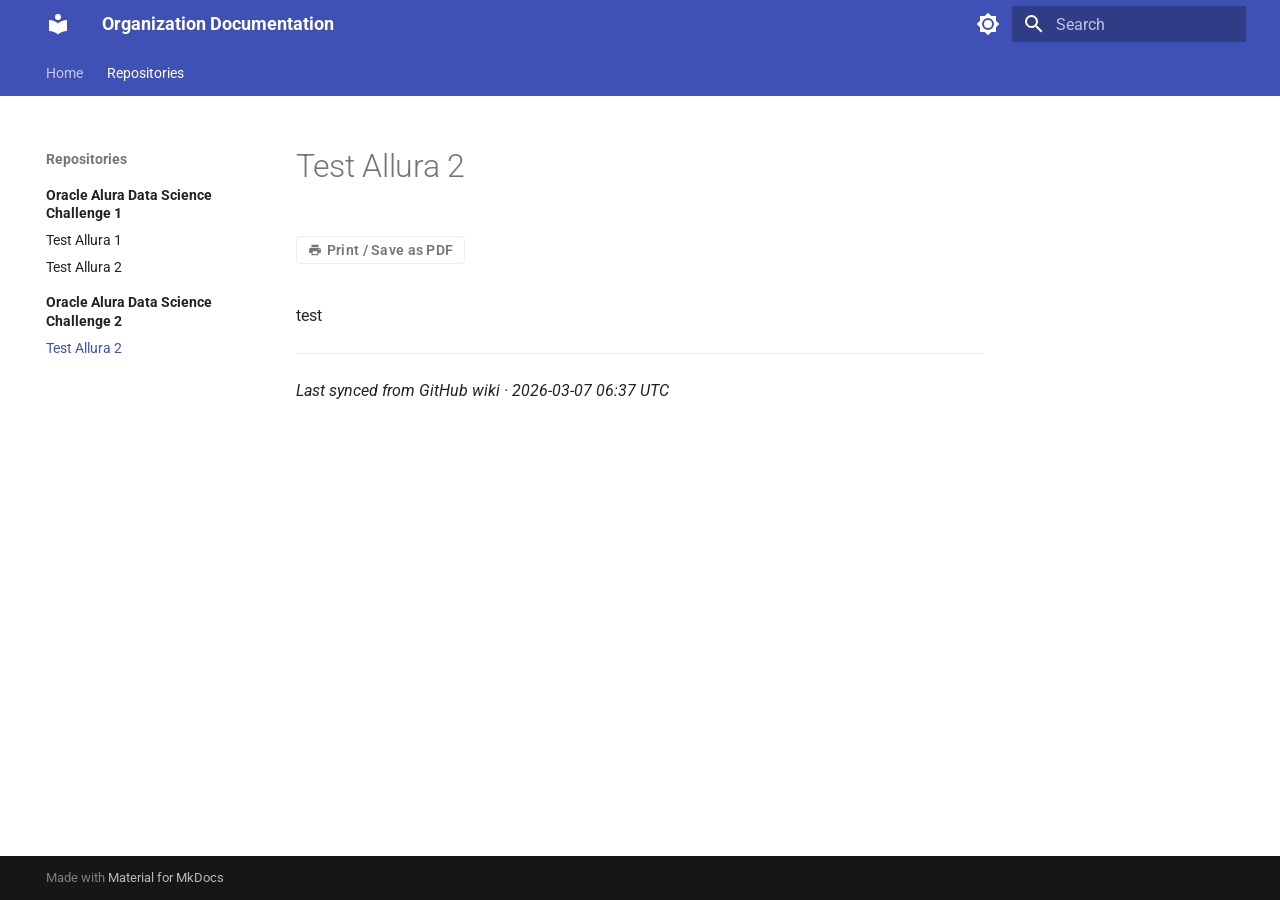
<file: oracle-alura-data-science-challenge-2/test-allura-2/index.html>
<!doctype html>
<html lang="en" class="no-js">
  <head>
    
      <meta charset="utf-8">
      <meta name="viewport" content="width=device-width,initial-scale=1">
      
      
      
      
        <link rel="prev" href="../">
      
      
      
      <link rel="icon" href="../../assets/images/favicon.png">
      <meta name="generator" content="mkdocs-1.5.3, mkdocs-material-9.5.18">
    
    
      
        <title>Test Allura 2 - Organization Documentation</title>
      
    
    
      <link rel="stylesheet" href="../../assets/stylesheets/main.66ac8b77.min.css">
      
        
        <link rel="stylesheet" href="../../assets/stylesheets/palette.06af60db.min.css">
      
      


    
    
      
    
    
      
        
        
        <link rel="preconnect" href="https://fonts.gstatic.com" crossorigin>
        <link rel="stylesheet" href="https://fonts.googleapis.com/css?family=Roboto:300,300i,400,400i,700,700i%7CRoboto+Mono:400,400i,700,700i&display=fallback">
        <style>:root{--md-text-font:"Roboto";--md-code-font:"Roboto Mono"}</style>
      
    
    
      <link rel="stylesheet" href="../../_assets/custom.css">
    
    <script>__md_scope=new URL("../..",location),__md_hash=e=>[...e].reduce((e,_)=>(e<<5)-e+_.charCodeAt(0),0),__md_get=(e,_=localStorage,t=__md_scope)=>JSON.parse(_.getItem(t.pathname+"."+e)),__md_set=(e,_,t=localStorage,a=__md_scope)=>{try{t.setItem(a.pathname+"."+e,JSON.stringify(_))}catch(e){}}</script>
    
      

    
    
    
  </head>
  
  
    
    
      
    
    
    
    
    <body dir="ltr" data-md-color-scheme="default" data-md-color-primary="indigo" data-md-color-accent="indigo">
  
    
    <input class="md-toggle" data-md-toggle="drawer" type="checkbox" id="__drawer" autocomplete="off">
    <input class="md-toggle" data-md-toggle="search" type="checkbox" id="__search" autocomplete="off">
    <label class="md-overlay" for="__drawer"></label>
    <div data-md-component="skip">
      
    </div>
    <div data-md-component="announce">
      
    </div>
    
    
      

<header class="md-header" data-md-component="header">
  <nav class="md-header__inner md-grid" aria-label="Header">
    <a href="../.." title="Organization Documentation" class="md-header__button md-logo" aria-label="Organization Documentation" data-md-component="logo">
      
  
  <svg xmlns="http://www.w3.org/2000/svg" viewBox="0 0 24 24"><path d="M12 8a3 3 0 0 0 3-3 3 3 0 0 0-3-3 3 3 0 0 0-3 3 3 3 0 0 0 3 3m0 3.54C9.64 9.35 6.5 8 3 8v11c3.5 0 6.64 1.35 9 3.54 2.36-2.19 5.5-3.54 9-3.54V8c-3.5 0-6.64 1.35-9 3.54Z"/></svg>

    </a>
    <label class="md-header__button md-icon" for="__drawer">
      
      <svg xmlns="http://www.w3.org/2000/svg" viewBox="0 0 24 24"><path d="M3 6h18v2H3V6m0 5h18v2H3v-2m0 5h18v2H3v-2Z"/></svg>
    </label>
    <div class="md-header__title" data-md-component="header-title">
      <div class="md-header__ellipsis">
        <div class="md-header__topic">
          <span class="md-ellipsis">
            Organization Documentation
          </span>
        </div>
        <div class="md-header__topic" data-md-component="header-topic">
          <span class="md-ellipsis">
            
              Test Allura 2
            
          </span>
        </div>
      </div>
    </div>
    
      
        <form class="md-header__option" data-md-component="palette">
  
    
    
    
    <input class="md-option" data-md-color-media="" data-md-color-scheme="default" data-md-color-primary="indigo" data-md-color-accent="indigo"  aria-label="Switch to dark mode"  type="radio" name="__palette" id="__palette_0">
    
      <label class="md-header__button md-icon" title="Switch to dark mode" for="__palette_1" hidden>
        <svg xmlns="http://www.w3.org/2000/svg" viewBox="0 0 24 24"><path d="M12 8a4 4 0 0 0-4 4 4 4 0 0 0 4 4 4 4 0 0 0 4-4 4 4 0 0 0-4-4m0 10a6 6 0 0 1-6-6 6 6 0 0 1 6-6 6 6 0 0 1 6 6 6 6 0 0 1-6 6m8-9.31V4h-4.69L12 .69 8.69 4H4v4.69L.69 12 4 15.31V20h4.69L12 23.31 15.31 20H20v-4.69L23.31 12 20 8.69Z"/></svg>
      </label>
    
  
    
    
    
    <input class="md-option" data-md-color-media="" data-md-color-scheme="slate" data-md-color-primary="indigo" data-md-color-accent="indigo"  aria-label="Switch to light mode"  type="radio" name="__palette" id="__palette_1">
    
      <label class="md-header__button md-icon" title="Switch to light mode" for="__palette_0" hidden>
        <svg xmlns="http://www.w3.org/2000/svg" viewBox="0 0 24 24"><path d="M12 18c-.89 0-1.74-.2-2.5-.55C11.56 16.5 13 14.42 13 12c0-2.42-1.44-4.5-3.5-5.45C10.26 6.2 11.11 6 12 6a6 6 0 0 1 6 6 6 6 0 0 1-6 6m8-9.31V4h-4.69L12 .69 8.69 4H4v4.69L.69 12 4 15.31V20h4.69L12 23.31 15.31 20H20v-4.69L23.31 12 20 8.69Z"/></svg>
      </label>
    
  
</form>
      
    
    
      <script>var media,input,key,value,palette=__md_get("__palette");if(palette&&palette.color){"(prefers-color-scheme)"===palette.color.media&&(media=matchMedia("(prefers-color-scheme: light)"),input=document.querySelector(media.matches?"[data-md-color-media='(prefers-color-scheme: light)']":"[data-md-color-media='(prefers-color-scheme: dark)']"),palette.color.media=input.getAttribute("data-md-color-media"),palette.color.scheme=input.getAttribute("data-md-color-scheme"),palette.color.primary=input.getAttribute("data-md-color-primary"),palette.color.accent=input.getAttribute("data-md-color-accent"));for([key,value]of Object.entries(palette.color))document.body.setAttribute("data-md-color-"+key,value)}</script>
    
    
    
      <label class="md-header__button md-icon" for="__search">
        
        <svg xmlns="http://www.w3.org/2000/svg" viewBox="0 0 24 24"><path d="M9.5 3A6.5 6.5 0 0 1 16 9.5c0 1.61-.59 3.09-1.56 4.23l.27.27h.79l5 5-1.5 1.5-5-5v-.79l-.27-.27A6.516 6.516 0 0 1 9.5 16 6.5 6.5 0 0 1 3 9.5 6.5 6.5 0 0 1 9.5 3m0 2C7 5 5 7 5 9.5S7 14 9.5 14 14 12 14 9.5 12 5 9.5 5Z"/></svg>
      </label>
      <div class="md-search" data-md-component="search" role="dialog">
  <label class="md-search__overlay" for="__search"></label>
  <div class="md-search__inner" role="search">
    <form class="md-search__form" name="search">
      <input type="text" class="md-search__input" name="query" aria-label="Search" placeholder="Search" autocapitalize="off" autocorrect="off" autocomplete="off" spellcheck="false" data-md-component="search-query" required>
      <label class="md-search__icon md-icon" for="__search">
        
        <svg xmlns="http://www.w3.org/2000/svg" viewBox="0 0 24 24"><path d="M9.5 3A6.5 6.5 0 0 1 16 9.5c0 1.61-.59 3.09-1.56 4.23l.27.27h.79l5 5-1.5 1.5-5-5v-.79l-.27-.27A6.516 6.516 0 0 1 9.5 16 6.5 6.5 0 0 1 3 9.5 6.5 6.5 0 0 1 9.5 3m0 2C7 5 5 7 5 9.5S7 14 9.5 14 14 12 14 9.5 12 5 9.5 5Z"/></svg>
        
        <svg xmlns="http://www.w3.org/2000/svg" viewBox="0 0 24 24"><path d="M20 11v2H8l5.5 5.5-1.42 1.42L4.16 12l7.92-7.92L13.5 5.5 8 11h12Z"/></svg>
      </label>
      <nav class="md-search__options" aria-label="Search">
        
        <button type="reset" class="md-search__icon md-icon" title="Clear" aria-label="Clear" tabindex="-1">
          
          <svg xmlns="http://www.w3.org/2000/svg" viewBox="0 0 24 24"><path d="M19 6.41 17.59 5 12 10.59 6.41 5 5 6.41 10.59 12 5 17.59 6.41 19 12 13.41 17.59 19 19 17.59 13.41 12 19 6.41Z"/></svg>
        </button>
      </nav>
      
        <div class="md-search__suggest" data-md-component="search-suggest"></div>
      
    </form>
    <div class="md-search__output">
      <div class="md-search__scrollwrap" data-md-scrollfix>
        <div class="md-search-result" data-md-component="search-result">
          <div class="md-search-result__meta">
            Initializing search
          </div>
          <ol class="md-search-result__list" role="presentation"></ol>
        </div>
      </div>
    </div>
  </div>
</div>
    
    
  </nav>
  
</header>
    
    <div class="md-container" data-md-component="container">
      
      
        
          
            
<nav class="md-tabs" aria-label="Tabs" data-md-component="tabs">
  <div class="md-grid">
    <ul class="md-tabs__list">
      
        
  
  
  
    <li class="md-tabs__item">
      <a href="../.." class="md-tabs__link">
        
  
    
  
  Home

      </a>
    </li>
  

      
        
  
  
    
  
  
    
    
      
  
  
    
  
  
    
    
      <li class="md-tabs__item md-tabs__item--active">
        <a href="../../oracle-alura-data-science-challenge-1/" class="md-tabs__link">
          
  
    
  
  Repositories

        </a>
      </li>
    
  

    
  

      
    </ul>
  </div>
</nav>
          
        
      
      <main class="md-main" data-md-component="main">
        <div class="md-main__inner md-grid">
          
            
              
              <div class="md-sidebar md-sidebar--primary" data-md-component="sidebar" data-md-type="navigation" >
                <div class="md-sidebar__scrollwrap">
                  <div class="md-sidebar__inner">
                    


  


<nav class="md-nav md-nav--primary md-nav--lifted" aria-label="Navigation" data-md-level="0">
  <label class="md-nav__title" for="__drawer">
    <a href="../.." title="Organization Documentation" class="md-nav__button md-logo" aria-label="Organization Documentation" data-md-component="logo">
      
  
  <svg xmlns="http://www.w3.org/2000/svg" viewBox="0 0 24 24"><path d="M12 8a3 3 0 0 0 3-3 3 3 0 0 0-3-3 3 3 0 0 0-3 3 3 3 0 0 0 3 3m0 3.54C9.64 9.35 6.5 8 3 8v11c3.5 0 6.64 1.35 9 3.54 2.36-2.19 5.5-3.54 9-3.54V8c-3.5 0-6.64 1.35-9 3.54Z"/></svg>

    </a>
    Organization Documentation
  </label>
  
  <ul class="md-nav__list" data-md-scrollfix>
    
      
      
  
  
  
  
    <li class="md-nav__item">
      <a href="../.." class="md-nav__link">
        
  
  <span class="md-ellipsis">
    Home
  </span>
  

      </a>
    </li>
  

    
      
      
  
  
    
  
  
  
    
    
      
        
      
        
      
    
    
      
        
        
      
      
        
      
    
    
    <li class="md-nav__item md-nav__item--active md-nav__item--section md-nav__item--nested">
      
        
        
        <input class="md-nav__toggle md-toggle " type="checkbox" id="__nav_2" checked>
        
          
          <label class="md-nav__link" for="__nav_2" id="__nav_2_label" tabindex="">
            
  
  <span class="md-ellipsis">
    Repositories
  </span>
  

            <span class="md-nav__icon md-icon"></span>
          </label>
        
        <nav class="md-nav" data-md-level="1" aria-labelledby="__nav_2_label" aria-expanded="true">
          <label class="md-nav__title" for="__nav_2">
            <span class="md-nav__icon md-icon"></span>
            Repositories
          </label>
          <ul class="md-nav__list" data-md-scrollfix>
            
              
                
  
  
  
  
    
    
      
        
          
        
      
        
      
        
      
    
    
      
      
        
          
          
        
      
    
    
    <li class="md-nav__item md-nav__item--section md-nav__item--nested">
      
        
        
        <input class="md-nav__toggle md-toggle " type="checkbox" id="__nav_2_1" >
        
          
          
          <div class="md-nav__link md-nav__container">
            <a href="../../oracle-alura-data-science-challenge-1/" class="md-nav__link ">
              
  
  <span class="md-ellipsis">
    Oracle Alura Data Science Challenge 1
  </span>
  

            </a>
            
              
              <label class="md-nav__link " for="__nav_2_1" id="__nav_2_1_label" tabindex="">
                <span class="md-nav__icon md-icon"></span>
              </label>
            
          </div>
        
        <nav class="md-nav" data-md-level="2" aria-labelledby="__nav_2_1_label" aria-expanded="false">
          <label class="md-nav__title" for="__nav_2_1">
            <span class="md-nav__icon md-icon"></span>
            Oracle Alura Data Science Challenge 1
          </label>
          <ul class="md-nav__list" data-md-scrollfix>
            
              
            
              
                
  
  
  
  
    <li class="md-nav__item">
      <a href="../../oracle-alura-data-science-challenge-1/test-allura-1/" class="md-nav__link">
        
  
  <span class="md-ellipsis">
    Test Allura 1
  </span>
  

      </a>
    </li>
  

              
            
              
                
  
  
  
  
    <li class="md-nav__item">
      <a href="../../oracle-alura-data-science-challenge-1/test-allura-2/" class="md-nav__link">
        
  
  <span class="md-ellipsis">
    Test Allura 2
  </span>
  

      </a>
    </li>
  

              
            
          </ul>
        </nav>
      
    </li>
  

              
            
              
                
  
  
    
  
  
  
    
    
      
        
          
        
      
        
      
    
    
      
      
        
          
          
        
      
    
    
    <li class="md-nav__item md-nav__item--active md-nav__item--section md-nav__item--nested">
      
        
        
        <input class="md-nav__toggle md-toggle " type="checkbox" id="__nav_2_2" checked>
        
          
          
          <div class="md-nav__link md-nav__container">
            <a href="../" class="md-nav__link ">
              
  
  <span class="md-ellipsis">
    Oracle Alura Data Science Challenge 2
  </span>
  

            </a>
            
              
              <label class="md-nav__link " for="__nav_2_2" id="__nav_2_2_label" tabindex="">
                <span class="md-nav__icon md-icon"></span>
              </label>
            
          </div>
        
        <nav class="md-nav" data-md-level="2" aria-labelledby="__nav_2_2_label" aria-expanded="true">
          <label class="md-nav__title" for="__nav_2_2">
            <span class="md-nav__icon md-icon"></span>
            Oracle Alura Data Science Challenge 2
          </label>
          <ul class="md-nav__list" data-md-scrollfix>
            
              
            
              
                
  
  
    
  
  
  
    <li class="md-nav__item md-nav__item--active">
      
      <input class="md-nav__toggle md-toggle" type="checkbox" id="__toc">
      
      
      
      <a href="./" class="md-nav__link md-nav__link--active">
        
  
  <span class="md-ellipsis">
    Test Allura 2
  </span>
  

      </a>
      
    </li>
  

              
            
          </ul>
        </nav>
      
    </li>
  

              
            
          </ul>
        </nav>
      
    </li>
  

    
  </ul>
</nav>
                  </div>
                </div>
              </div>
            
            
              
              <div class="md-sidebar md-sidebar--secondary" data-md-component="sidebar" data-md-type="toc" >
                <div class="md-sidebar__scrollwrap">
                  <div class="md-sidebar__inner">
                    

<nav class="md-nav md-nav--secondary" aria-label="Table of contents">
  
  
  
  
</nav>
                  </div>
                </div>
              </div>
            
          
          
            <div class="md-content" data-md-component="content">
              <article class="md-content__inner md-typeset">
                
                  

  
  


  <h1>Test Allura 2</h1>

<p>test</p>
<hr />
<p><em>Last synced from GitHub wiki · 2026-03-07 06:37 UTC</em></p>












                
              </article>
            </div>
          
          
<script>var target=document.getElementById(location.hash.slice(1));target&&target.name&&(target.checked=target.name.startsWith("__tabbed_"))</script>
        </div>
        
          <button type="button" class="md-top md-icon" data-md-component="top" hidden>
  
  <svg xmlns="http://www.w3.org/2000/svg" viewBox="0 0 24 24"><path d="M13 20h-2V8l-5.5 5.5-1.42-1.42L12 4.16l7.92 7.92-1.42 1.42L13 8v12Z"/></svg>
  Back to top
</button>
        
      </main>
      
        <footer class="md-footer">
  
  <div class="md-footer-meta md-typeset">
    <div class="md-footer-meta__inner md-grid">
      <div class="md-copyright">
  
  
    Made with
    <a href="https://squidfunk.github.io/mkdocs-material/" target="_blank" rel="noopener">
      Material for MkDocs
    </a>
  
</div>
      
    </div>
  </div>
</footer>
      
    </div>
    <div class="md-dialog" data-md-component="dialog">
      <div class="md-dialog__inner md-typeset"></div>
    </div>
    
    
    <script id="__config" type="application/json">{"base": "../..", "features": ["navigation.tabs", "navigation.sections", "navigation.top", "navigation.indexes", "navigation.breadcrumbs", "search.suggest", "search.highlight", "content.code.copy"], "search": "../../assets/javascripts/workers/search.b8dbb3d2.min.js", "translations": {"clipboard.copied": "Copied to clipboard", "clipboard.copy": "Copy to clipboard", "search.result.more.one": "1 more on this page", "search.result.more.other": "# more on this page", "search.result.none": "No matching documents", "search.result.one": "1 matching document", "search.result.other": "# matching documents", "search.result.placeholder": "Type to start searching", "search.result.term.missing": "Missing", "select.version": "Select version"}}</script>
    
    
      <script src="../../assets/javascripts/bundle.3220b9d7.min.js"></script>
      
        <script src="../../_assets/pdf_button.js"></script>
      
    
  </body>
</html>
</file>
<file: _assets/custom.css>
/* ─── Print / Save as PDF button ──────────────────────────────────────────── */

.pdf-download-btn {
  display: inline-flex;
  align-items: center;
  gap: 0.35em;
  padding: 0.3em 0.75em;
  margin: 0.6em 0 1.6em;
  font-size: 0.72rem;
  font-weight: 600;
  letter-spacing: 0.02em;
  font-family: inherit;
  color: var(--md-default-fg-color--light);
  background: transparent;
  border: 1px solid var(--md-default-fg-color--lightest);
  border-radius: 0.2rem;
  cursor: pointer;
  transition: color 125ms ease, border-color 125ms ease;
}

.pdf-download-btn:hover {
  color: var(--md-accent-fg-color);
  border-color: var(--md-accent-fg-color);
}

/* ─── Print / Save as PDF styles ──────────────────────────────────────────── */

@media print {
  /* Hide navigation chrome — show only the article content */
  .md-header,
  .md-sidebar,
  .md-sidebar--secondary,
  .md-footer,
  .md-tabs,
  .md-top,
  [data-md-component="announce"],
  .md-content__button,
  .pdf-download-btn {
    display: none !important;
  }

  /* Let the content fill the full page width */
  .md-grid {
    max-width: 100% !important;
  }

  .md-main__inner,
  .md-content {
    margin: 0 !important;
    padding: 0 !important;
  }

  /* Readable body text for print */
  body {
    font-size: 11pt;
    color: #000;
  }

  /* Avoid splitting code blocks across pages */
  pre {
    page-break-inside: avoid;
  }

  /* Avoid orphaned headings at the bottom of a page */
  h1, h2, h3, h4 {
    page-break-after: avoid;
  }
}
</file>
<file: assets/stylesheets/main.66ac8b77.min.css>
@charset "UTF-8";html{-webkit-text-size-adjust:none;-moz-text-size-adjust:none;text-size-adjust:none;box-sizing:border-box}*,:after,:before{box-sizing:inherit}@media (prefers-reduced-motion){*,:after,:before{transition:none!important}}body{margin:0}a,button,input,label{-webkit-tap-highlight-color:transparent}a{color:inherit;text-decoration:none}hr{border:0;box-sizing:initial;display:block;height:.05rem;overflow:visible;padding:0}small{font-size:80%}sub,sup{line-height:1em}img{border-style:none}table{border-collapse:initial;border-spacing:0}td,th{font-weight:400;vertical-align:top}button{background:#0000;border:0;font-family:inherit;font-size:inherit;margin:0;padding:0}input{border:0;outline:none}:root{--md-primary-fg-color:#4051b5;--md-primary-fg-color--light:#5d6cc0;--md-primary-fg-color--dark:#303fa1;--md-primary-bg-color:#fff;--md-primary-bg-color--light:#ffffffb3;--md-accent-fg-color:#526cfe;--md-accent-fg-color--transparent:#526cfe1a;--md-accent-bg-color:#fff;--md-accent-bg-color--light:#ffffffb3}[data-md-color-scheme=default]{color-scheme:light}[data-md-color-scheme=default] img[src$="#gh-dark-mode-only"],[data-md-color-scheme=default] img[src$="#only-dark"]{display:none}:root,[data-md-color-scheme=default]{--md-hue:225deg;--md-default-fg-color:#000000de;--md-default-fg-color--light:#0000008a;--md-default-fg-color--lighter:#00000052;--md-default-fg-color--lightest:#00000012;--md-default-bg-color:#fff;--md-default-bg-color--light:#ffffffb3;--md-default-bg-color--lighter:#ffffff4d;--md-default-bg-color--lightest:#ffffff1f;--md-code-fg-color:#36464e;--md-code-bg-color:#f5f5f5;--md-code-hl-color:#4287ff;--md-code-hl-color--light:#4287ff1a;--md-code-hl-number-color:#d52a2a;--md-code-hl-special-color:#db1457;--md-code-hl-function-color:#a846b9;--md-code-hl-constant-color:#6e59d9;--md-code-hl-keyword-color:#3f6ec6;--md-code-hl-string-color:#1c7d4d;--md-code-hl-name-color:var(--md-code-fg-color);--md-code-hl-operator-color:var(--md-default-fg-color--light);--md-code-hl-punctuation-color:var(--md-default-fg-color--light);--md-code-hl-comment-color:var(--md-default-fg-color--light);--md-code-hl-generic-color:var(--md-default-fg-color--light);--md-code-hl-variable-color:var(--md-default-fg-color--light);--md-typeset-color:var(--md-default-fg-color);--md-typeset-a-color:var(--md-primary-fg-color);--md-typeset-del-color:#f5503d26;--md-typeset-ins-color:#0bd57026;--md-typeset-kbd-color:#fafafa;--md-typeset-kbd-accent-color:#fff;--md-typeset-kbd-border-color:#b8b8b8;--md-typeset-mark-color:#ffff0080;--md-typeset-table-color:#0000001f;--md-typeset-table-color--light:rgba(0,0,0,.035);--md-admonition-fg-color:var(--md-default-fg-color);--md-admonition-bg-color:var(--md-default-bg-color);--md-warning-fg-color:#000000de;--md-warning-bg-color:#ff9;--md-footer-fg-color:#fff;--md-footer-fg-color--light:#ffffffb3;--md-footer-fg-color--lighter:#ffffff73;--md-footer-bg-color:#000000de;--md-footer-bg-color--dark:#00000052;--md-shadow-z1:0 0.2rem 0.5rem #0000000d,0 0 0.05rem #0000001a;--md-shadow-z2:0 0.2rem 0.5rem #0000001a,0 0 0.05rem #00000040;--md-shadow-z3:0 0.2rem 0.5rem #0003,0 0 0.05rem #00000059}.md-icon svg{fill:currentcolor;display:block;height:1.2rem;width:1.2rem}body{-webkit-font-smoothing:antialiased;-moz-osx-font-smoothing:grayscale;--md-text-font-family:var(--md-text-font,_),-apple-system,BlinkMacSystemFont,Helvetica,Arial,sans-serif;--md-code-font-family:var(--md-code-font,_),SFMono-Regular,Consolas,Menlo,monospace}aside,body,input{font-feature-settings:"kern","liga";color:var(--md-typeset-color);font-family:var(--md-text-font-family)}code,kbd,pre{font-feature-settings:"kern";font-family:var(--md-code-font-family)}:root{--md-typeset-table-sort-icon:url('data:image/svg+xml;charset=utf-8,<svg xmlns="http://www.w3.org/2000/svg" viewBox="0 0 24 24"><path d="m18 21-4-4h3V7h-3l4-4 4 4h-3v10h3M2 19v-2h10v2M2 13v-2h7v2M2 7V5h4v2H2Z"/></svg>');--md-typeset-table-sort-icon--asc:url('data:image/svg+xml;charset=utf-8,<svg xmlns="http://www.w3.org/2000/svg" viewBox="0 0 24 24"><path d="M19 17h3l-4 4-4-4h3V3h2M2 17h10v2H2M6 5v2H2V5m0 6h7v2H2v-2Z"/></svg>');--md-typeset-table-sort-icon--desc:url('data:image/svg+xml;charset=utf-8,<svg xmlns="http://www.w3.org/2000/svg" viewBox="0 0 24 24"><path d="M19 7h3l-4-4-4 4h3v14h2M2 17h10v2H2M6 5v2H2V5m0 6h7v2H2v-2Z"/></svg>')}.md-typeset{-webkit-print-color-adjust:exact;color-adjust:exact;font-size:.8rem;line-height:1.6}@media print{.md-typeset{font-size:.68rem}}.md-typeset blockquote,.md-typeset dl,.md-typeset figure,.md-typeset ol,.md-typeset pre,.md-typeset ul{margin-bottom:1em;margin-top:1em}.md-typeset h1{color:var(--md-default-fg-color--light);font-size:2em;line-height:1.3;margin:0 0 1.25em}.md-typeset h1,.md-typeset h2{font-weight:300;letter-spacing:-.01em}.md-typeset h2{font-size:1.5625em;line-height:1.4;margin:1.6em 0 .64em}.md-typeset h3{font-size:1.25em;font-weight:400;letter-spacing:-.01em;line-height:1.5;margin:1.6em 0 .8em}.md-typeset h2+h3{margin-top:.8em}.md-typeset h4{font-weight:700;letter-spacing:-.01em;margin:1em 0}.md-typeset h5,.md-typeset h6{color:var(--md-default-fg-color--light);font-size:.8em;font-weight:700;letter-spacing:-.01em;margin:1.25em 0}.md-typeset h5{text-transform:uppercase}.md-typeset hr{border-bottom:.05rem solid var(--md-default-fg-color--lightest);display:flow-root;margin:1.5em 0}.md-typeset a{color:var(--md-typeset-a-color);word-break:break-word}.md-typeset a,.md-typeset a:before{transition:color 125ms}.md-typeset a:focus,.md-typeset a:hover{color:var(--md-accent-fg-color)}.md-typeset a:focus code,.md-typeset a:hover code{background-color:var(--md-accent-fg-color--transparent)}.md-typeset a code{color:currentcolor;transition:background-color 125ms}.md-typeset a.focus-visible{outline-color:var(--md-accent-fg-color);outline-offset:.2rem}.md-typeset code,.md-typeset kbd,.md-typeset pre{color:var(--md-code-fg-color);direction:ltr;font-variant-ligatures:none}@media print{.md-typeset code,.md-typeset kbd,.md-typeset pre{white-space:pre-wrap}}.md-typeset code{background-color:var(--md-code-bg-color);border-radius:.1rem;-webkit-box-decoration-break:clone;box-decoration-break:clone;font-size:.85em;padding:0 .2941176471em;word-break:break-word}.md-typeset code:not(.focus-visible){-webkit-tap-highlight-color:transparent;outline:none}.md-typeset pre{display:flow-root;line-height:1.4;position:relative}.md-typeset pre>code{-webkit-box-decoration-break:slice;box-decoration-break:slice;box-shadow:none;display:block;margin:0;outline-color:var(--md-accent-fg-color);overflow:auto;padding:.7720588235em 1.1764705882em;scrollbar-color:var(--md-default-fg-color--lighter) #0000;scrollbar-width:thin;touch-action:auto;word-break:normal}.md-typeset pre>code:hover{scrollbar-color:var(--md-accent-fg-color) #0000}.md-typeset pre>code::-webkit-scrollbar{height:.2rem;width:.2rem}.md-typeset pre>code::-webkit-scrollbar-thumb{background-color:var(--md-default-fg-color--lighter)}.md-typeset pre>code::-webkit-scrollbar-thumb:hover{background-color:var(--md-accent-fg-color)}.md-typeset kbd{background-color:var(--md-typeset-kbd-color);border-radius:.1rem;box-shadow:0 .1rem 0 .05rem var(--md-typeset-kbd-border-color),0 .1rem 0 var(--md-typeset-kbd-border-color),0 -.1rem .2rem var(--md-typeset-kbd-accent-color) inset;color:var(--md-default-fg-color);display:inline-block;font-size:.75em;padding:0 .6666666667em;vertical-align:text-top;word-break:break-word}.md-typeset mark{background-color:var(--md-typeset-mark-color);-webkit-box-decoration-break:clone;box-decoration-break:clone;color:inherit;word-break:break-word}.md-typeset abbr{border-bottom:.05rem dotted var(--md-default-fg-color--light);cursor:help;text-decoration:none}.md-typeset small{opacity:.75}[dir=ltr] .md-typeset sub,[dir=ltr] .md-typeset sup{margin-left:.078125em}[dir=rtl] .md-typeset sub,[dir=rtl] .md-typeset sup{margin-right:.078125em}[dir=ltr] .md-typeset blockquote{padding-left:.6rem}[dir=rtl] .md-typeset blockquote{padding-right:.6rem}[dir=ltr] .md-typeset blockquote{border-left:.2rem solid var(--md-default-fg-color--lighter)}[dir=rtl] .md-typeset blockquote{border-right:.2rem solid var(--md-default-fg-color--lighter)}.md-typeset blockquote{color:var(--md-default-fg-color--light);margin-left:0;margin-right:0}.md-typeset ul{list-style-type:disc}[dir=ltr] .md-typeset ol,[dir=ltr] .md-typeset ul{margin-left:.625em}[dir=rtl] .md-typeset ol,[dir=rtl] .md-typeset ul{margin-right:.625em}.md-typeset ol,.md-typeset ul{padding:0}.md-typeset ol:not([hidden]),.md-typeset ul:not([hidden]){display:flow-root}.md-typeset ol ol,.md-typeset ul ol{list-style-type:lower-alpha}.md-typeset ol ol ol,.md-typeset ul ol ol{list-style-type:lower-roman}[dir=ltr] .md-typeset ol li,[dir=ltr] .md-typeset ul li{margin-left:1.25em}[dir=rtl] .md-typeset ol li,[dir=rtl] .md-typeset ul li{margin-right:1.25em}.md-typeset ol li,.md-typeset ul li{margin-bottom:.5em}.md-typeset ol li blockquote,.md-typeset ol li p,.md-typeset ul li blockquote,.md-typeset ul li p{margin:.5em 0}.md-typeset ol li:last-child,.md-typeset ul li:last-child{margin-bottom:0}[dir=ltr] .md-typeset ol li ol,[dir=ltr] .md-typeset ol li ul,[dir=ltr] .md-typeset ul li ol,[dir=ltr] .md-typeset ul li ul{margin-left:.625em}[dir=rtl] .md-typeset ol li ol,[dir=rtl] .md-typeset ol li ul,[dir=rtl] .md-typeset ul li ol,[dir=rtl] .md-typeset ul li ul{margin-right:.625em}.md-typeset ol li ol,.md-typeset ol li ul,.md-typeset ul li ol,.md-typeset ul li ul{margin-bottom:.5em;margin-top:.5em}[dir=ltr] .md-typeset dd{margin-left:1.875em}[dir=rtl] .md-typeset dd{margin-right:1.875em}.md-typeset dd{margin-bottom:1.5em;margin-top:1em}.md-typeset img,.md-typeset svg,.md-typeset video{height:auto;max-width:100%}.md-typeset img[align=left]{margin:1em 1em 1em 0}.md-typeset img[align=right]{margin:1em 0 1em 1em}.md-typeset img[align]:only-child{margin-top:0}.md-typeset figure{display:flow-root;margin:1em auto;max-width:100%;text-align:center;width:-moz-fit-content;width:fit-content}.md-typeset figure img{display:block;margin:0 auto}.md-typeset figcaption{font-style:italic;margin:1em auto;max-width:24rem}.md-typeset iframe{max-width:100%}.md-typeset table:not([class]){background-color:var(--md-default-bg-color);border:.05rem solid var(--md-typeset-table-color);border-radius:.1rem;display:inline-block;font-size:.64rem;max-width:100%;overflow:auto;touch-action:auto}@media print{.md-typeset table:not([class]){display:table}}.md-typeset table:not([class])+*{margin-top:1.5em}.md-typeset table:not([class]) td>:first-child,.md-typeset table:not([class]) th>:first-child{margin-top:0}.md-typeset table:not([class]) td>:last-child,.md-typeset table:not([class]) th>:last-child{margin-bottom:0}.md-typeset table:not([class]) td:not([align]),.md-typeset table:not([class]) th:not([align]){text-align:left}[dir=rtl] .md-typeset table:not([class]) td:not([align]),[dir=rtl] .md-typeset table:not([class]) th:not([align]){text-align:right}.md-typeset table:not([class]) th{font-weight:700;min-width:5rem;padding:.9375em 1.25em;vertical-align:top}.md-typeset table:not([class]) td{border-top:.05rem solid var(--md-typeset-table-color);padding:.9375em 1.25em;vertical-align:top}.md-typeset table:not([class]) tbody tr{transition:background-color 125ms}.md-typeset table:not([class]) tbody tr:hover{background-color:var(--md-typeset-table-color--light);box-shadow:0 .05rem 0 var(--md-default-bg-color) inset}.md-typeset table:not([class]) a{word-break:normal}.md-typeset table th[role=columnheader]{cursor:pointer}[dir=ltr] .md-typeset table th[role=columnheader]:after{margin-left:.5em}[dir=rtl] .md-typeset table th[role=columnheader]:after{margin-right:.5em}.md-typeset table th[role=columnheader]:after{content:"";display:inline-block;height:1.2em;-webkit-mask-image:var(--md-typeset-table-sort-icon);mask-image:var(--md-typeset-table-sort-icon);-webkit-mask-repeat:no-repeat;mask-repeat:no-repeat;-webkit-mask-size:contain;mask-size:contain;transition:background-color 125ms;vertical-align:text-bottom;width:1.2em}.md-typeset table th[role=columnheader]:hover:after{background-color:var(--md-default-fg-color--lighter)}.md-typeset table th[role=columnheader][aria-sort=ascending]:after{background-color:var(--md-default-fg-color--light);-webkit-mask-image:var(--md-typeset-table-sort-icon--asc);mask-image:var(--md-typeset-table-sort-icon--asc)}.md-typeset table th[role=columnheader][aria-sort=descending]:after{background-color:var(--md-default-fg-color--light);-webkit-mask-image:var(--md-typeset-table-sort-icon--desc);mask-image:var(--md-typeset-table-sort-icon--desc)}.md-typeset__scrollwrap{margin:1em -.8rem;overflow-x:auto;touch-action:auto}.md-typeset__table{display:inline-block;margin-bottom:.5em;padding:0 .8rem}@media print{.md-typeset__table{display:block}}html .md-typeset__table table{display:table;margin:0;overflow:hidden;width:100%}@media screen and (max-width:44.984375em){.md-content__inner>pre{margin:1em -.8rem}.md-content__inner>pre code{border-radius:0}}.md-typeset .md-author{border-radius:100%;display:block;flex-shrink:0;height:1.6rem;overflow:hidden;position:relative;transition:color 125ms,transform 125ms;width:1.6rem}.md-typeset .md-author img{display:block}.md-typeset .md-author--more{background:var(--md-default-fg-color--lightest);color:var(--md-default-fg-color--lighter);font-size:.6rem;font-weight:700;line-height:1.6rem;text-align:center}.md-typeset .md-author--long{height:2.4rem;width:2.4rem}.md-typeset a.md-author{transform:scale(1)}.md-typeset a.md-author img{border-radius:100%;filter:grayscale(100%) opacity(75%);transition:filter 125ms}.md-typeset a.md-author:focus,.md-typeset a.md-author:hover{transform:scale(1.1);z-index:1}.md-typeset a.md-author:focus img,.md-typeset a.md-author:hover img{filter:grayscale(0)}.md-banner{background-color:var(--md-footer-bg-color);color:var(--md-footer-fg-color);overflow:auto}@media print{.md-banner{display:none}}.md-banner--warning{background-color:var(--md-warning-bg-color);color:var(--md-warning-fg-color)}.md-banner__inner{font-size:.7rem;margin:.6rem auto;padding:0 .8rem}[dir=ltr] .md-banner__button{float:right}[dir=rtl] .md-banner__button{float:left}.md-banner__button{color:inherit;cursor:pointer;transition:opacity .25s}.no-js .md-banner__button{display:none}.md-banner__button:hover{opacity:.7}html{font-size:125%;height:100%;overflow-x:hidden}@media screen and (min-width:100em){html{font-size:137.5%}}@media screen and (min-width:125em){html{font-size:150%}}body{background-color:var(--md-default-bg-color);display:flex;flex-direction:column;font-size:.5rem;min-height:100%;position:relative;width:100%}@media print{body{display:block}}@media screen and (max-width:59.984375em){body[data-md-scrolllock]{position:fixed}}.md-grid{margin-left:auto;margin-right:auto;max-width:61rem}.md-container{display:flex;flex-direction:column;flex-grow:1}@media print{.md-container{display:block}}.md-main{flex-grow:1}.md-main__inner{display:flex;height:100%;margin-top:1.5rem}.md-ellipsis{overflow:hidden;text-overflow:ellipsis}.md-toggle{display:none}.md-option{height:0;opacity:0;position:absolute;width:0}.md-option:checked+label:not([hidden]){display:block}.md-option.focus-visible+label{outline-color:var(--md-accent-fg-color);outline-style:auto}.md-skip{background-color:var(--md-default-fg-color);border-radius:.1rem;color:var(--md-default-bg-color);font-size:.64rem;margin:.5rem;opacity:0;outline-color:var(--md-accent-fg-color);padding:.3rem .5rem;position:fixed;transform:translateY(.4rem);z-index:-1}.md-skip:focus{opacity:1;transform:translateY(0);transition:transform .25s cubic-bezier(.4,0,.2,1),opacity 175ms 75ms;z-index:10}@page{margin:25mm}:root{--md-clipboard-icon:url('data:image/svg+xml;charset=utf-8,<svg xmlns="http://www.w3.org/2000/svg" viewBox="0 0 24 24"><path d="M19 21H8V7h11m0-2H8a2 2 0 0 0-2 2v14a2 2 0 0 0 2 2h11a2 2 0 0 0 2-2V7a2 2 0 0 0-2-2m-3-4H4a2 2 0 0 0-2 2v14h2V3h12V1Z"/></svg>')}.md-clipboard{border-radius:.1rem;color:var(--md-default-fg-color--lightest);cursor:pointer;height:1.5em;outline-color:var(--md-accent-fg-color);outline-offset:.1rem;position:absolute;right:.5em;top:.5em;transition:color .25s;width:1.5em;z-index:1}@media print{.md-clipboard{display:none}}.md-clipboard:not(.focus-visible){-webkit-tap-highlight-color:transparent;outline:none}:hover>.md-clipboard{color:var(--md-default-fg-color--light)}.md-clipboard:focus,.md-clipboard:hover{color:var(--md-accent-fg-color)}.md-clipboard:after{background-color:currentcolor;content:"";display:block;height:1.125em;margin:0 auto;-webkit-mask-image:var(--md-clipboard-icon);mask-image:var(--md-clipboard-icon);-webkit-mask-position:center;mask-position:center;-webkit-mask-repeat:no-repeat;mask-repeat:no-repeat;-webkit-mask-size:contain;mask-size:contain;width:1.125em}.md-clipboard--inline{cursor:pointer}.md-clipboard--inline code{transition:color .25s,background-color .25s}.md-clipboard--inline:focus code,.md-clipboard--inline:hover code{background-color:var(--md-accent-fg-color--transparent);color:var(--md-accent-fg-color)}.md-typeset .md-code__content{display:grid}@keyframes consent{0%{opacity:0;transform:translateY(100%)}to{opacity:1;transform:translateY(0)}}@keyframes overlay{0%{opacity:0}to{opacity:1}}.md-consent__overlay{animation:overlay .25s both;-webkit-backdrop-filter:blur(.1rem);backdrop-filter:blur(.1rem);background-color:#0000008a;height:100%;opacity:1;position:fixed;top:0;width:100%;z-index:5}.md-consent__inner{animation:consent .5s cubic-bezier(.1,.7,.1,1) both;background-color:var(--md-default-bg-color);border:0;border-radius:.1rem;bottom:0;box-shadow:0 0 .2rem #0000001a,0 .2rem .4rem #0003;max-height:100%;overflow:auto;padding:0;position:fixed;width:100%;z-index:5}.md-consent__form{padding:.8rem}.md-consent__settings{display:none;margin:1em 0}input:checked+.md-consent__settings{display:block}.md-consent__controls{margin-bottom:.8rem}.md-typeset .md-consent__controls .md-button{display:inline}@media screen and (max-width:44.984375em){.md-typeset .md-consent__controls .md-button{display:block;margin-top:.4rem;text-align:center;width:100%}}.md-consent label{cursor:pointer}.md-content{flex-grow:1;min-width:0}.md-content__inner{margin:0 .8rem 1.2rem;padding-top:.6rem}@media screen and (min-width:76.25em){[dir=ltr] .md-sidebar--primary:not([hidden])~.md-content>.md-content__inner{margin-left:1.2rem}[dir=ltr] .md-sidebar--secondary:not([hidden])~.md-content>.md-content__inner,[dir=rtl] .md-sidebar--primary:not([hidden])~.md-content>.md-content__inner{margin-right:1.2rem}[dir=rtl] .md-sidebar--secondary:not([hidden])~.md-content>.md-content__inner{margin-left:1.2rem}}.md-content__inner:before{content:"";display:block;height:.4rem}.md-content__inner>:last-child{margin-bottom:0}[dir=ltr] .md-content__button{float:right}[dir=rtl] .md-content__button{float:left}[dir=ltr] .md-content__button{margin-left:.4rem}[dir=rtl] .md-content__button{margin-right:.4rem}.md-content__button{margin:.4rem 0;padding:0}@media print{.md-content__button{display:none}}.md-typeset .md-content__button{color:var(--md-default-fg-color--lighter)}.md-content__button svg{display:inline;vertical-align:top}[dir=rtl] .md-content__button svg{transform:scaleX(-1)}[dir=ltr] .md-dialog{right:.8rem}[dir=rtl] .md-dialog{left:.8rem}.md-dialog{background-color:var(--md-default-fg-color);border-radius:.1rem;bottom:.8rem;box-shadow:var(--md-shadow-z3);min-width:11.1rem;opacity:0;padding:.4rem .6rem;pointer-events:none;position:fixed;transform:translateY(100%);transition:transform 0ms .4s,opacity .4s;z-index:4}@media print{.md-dialog{display:none}}.md-dialog--active{opacity:1;pointer-events:auto;transform:translateY(0);transition:transform .4s cubic-bezier(.075,.85,.175,1),opacity .4s}.md-dialog__inner{color:var(--md-default-bg-color);font-size:.7rem}.md-feedback{margin:2em 0 1em;text-align:center}.md-feedback fieldset{border:none;margin:0;padding:0}.md-feedback__title{font-weight:700;margin:1em auto}.md-feedback__inner{position:relative}.md-feedback__list{display:flex;flex-wrap:wrap;place-content:baseline center;position:relative}.md-feedback__list:hover .md-icon:not(:disabled){color:var(--md-default-fg-color--lighter)}:disabled .md-feedback__list{min-height:1.8rem}.md-feedback__icon{color:var(--md-default-fg-color--light);cursor:pointer;flex-shrink:0;margin:0 .1rem;transition:color 125ms}.md-feedback__icon:not(:disabled).md-icon:hover{color:var(--md-accent-fg-color)}.md-feedback__icon:disabled{color:var(--md-default-fg-color--lightest);pointer-events:none}.md-feedback__note{opacity:0;position:relative;transform:translateY(.4rem);transition:transform .4s cubic-bezier(.1,.7,.1,1),opacity .15s}.md-feedback__note>*{margin:0 auto;max-width:16rem}:disabled .md-feedback__note{opacity:1;transform:translateY(0)}.md-footer{background-color:var(--md-footer-bg-color);color:var(--md-footer-fg-color)}@media print{.md-footer{display:none}}.md-footer__inner{justify-content:space-between;overflow:auto;padding:.2rem}.md-footer__inner:not([hidden]){display:flex}.md-footer__link{align-items:end;display:flex;flex-grow:0.01;margin-bottom:.4rem;margin-top:1rem;max-width:100%;outline-color:var(--md-accent-fg-color);overflow:hidden;transition:opacity .25s}.md-footer__link:focus,.md-footer__link:hover{opacity:.7}[dir=rtl] .md-footer__link svg{transform:scaleX(-1)}@media screen and (max-width:44.984375em){.md-footer__link--prev{flex-shrink:0}.md-footer__link--prev .md-footer__title{display:none}}[dir=ltr] .md-footer__link--next{margin-left:auto}[dir=rtl] .md-footer__link--next{margin-right:auto}.md-footer__link--next{text-align:right}[dir=rtl] .md-footer__link--next{text-align:left}.md-footer__title{flex-grow:1;font-size:.9rem;margin-bottom:.7rem;max-width:calc(100% - 2.4rem);padding:0 1rem;white-space:nowrap}.md-footer__button{margin:.2rem;padding:.4rem}.md-footer__direction{font-size:.64rem;opacity:.7}.md-footer-meta{background-color:var(--md-footer-bg-color--dark)}.md-footer-meta__inner{display:flex;flex-wrap:wrap;justify-content:space-between;padding:.2rem}html .md-footer-meta.md-typeset a{color:var(--md-footer-fg-color--light)}html .md-footer-meta.md-typeset a:focus,html .md-footer-meta.md-typeset a:hover{color:var(--md-footer-fg-color)}.md-copyright{color:var(--md-footer-fg-color--lighter);font-size:.64rem;margin:auto .6rem;padding:.4rem 0;width:100%}@media screen and (min-width:45em){.md-copyright{width:auto}}.md-copyright__highlight{color:var(--md-footer-fg-color--light)}.md-social{display:inline-flex;gap:.2rem;margin:0 .4rem;padding:.2rem 0 .6rem}@media screen and (min-width:45em){.md-social{padding:.6rem 0}}.md-social__link{display:inline-block;height:1.6rem;text-align:center;width:1.6rem}.md-social__link:before{line-height:1.9}.md-social__link svg{fill:currentcolor;max-height:.8rem;vertical-align:-25%}.md-typeset .md-button{border:.1rem solid;border-radius:.1rem;color:var(--md-primary-fg-color);cursor:pointer;display:inline-block;font-weight:700;padding:.625em 2em;transition:color 125ms,background-color 125ms,border-color 125ms}.md-typeset .md-button--primary{background-color:var(--md-primary-fg-color);border-color:var(--md-primary-fg-color);color:var(--md-primary-bg-color)}.md-typeset .md-button:focus,.md-typeset .md-button:hover{background-color:var(--md-accent-fg-color);border-color:var(--md-accent-fg-color);color:var(--md-accent-bg-color)}[dir=ltr] .md-typeset .md-input{border-top-left-radius:.1rem}[dir=ltr] .md-typeset .md-input,[dir=rtl] .md-typeset .md-input{border-top-right-radius:.1rem}[dir=rtl] .md-typeset .md-input{border-top-left-radius:.1rem}.md-typeset .md-input{border-bottom:.1rem solid var(--md-default-fg-color--lighter);box-shadow:var(--md-shadow-z1);font-size:.8rem;height:1.8rem;padding:0 .6rem;transition:border .25s,box-shadow .25s}.md-typeset .md-input:focus,.md-typeset .md-input:hover{border-bottom-color:var(--md-accent-fg-color);box-shadow:var(--md-shadow-z2)}.md-typeset .md-input--stretch{width:100%}.md-header{background-color:var(--md-primary-fg-color);box-shadow:0 0 .2rem #0000,0 .2rem .4rem #0000;color:var(--md-primary-bg-color);display:block;left:0;position:sticky;right:0;top:0;z-index:4}@media print{.md-header{display:none}}.md-header[hidden]{transform:translateY(-100%);transition:transform .25s cubic-bezier(.8,0,.6,1),box-shadow .25s}.md-header--shadow{box-shadow:0 0 .2rem #0000001a,0 .2rem .4rem #0003;transition:transform .25s cubic-bezier(.1,.7,.1,1),box-shadow .25s}.md-header__inner{align-items:center;display:flex;padding:0 .2rem}.md-header__button{color:currentcolor;cursor:pointer;margin:.2rem;outline-color:var(--md-accent-fg-color);padding:.4rem;position:relative;transition:opacity .25s;vertical-align:middle;z-index:1}.md-header__button:hover{opacity:.7}.md-header__button:not([hidden]){display:inline-block}.md-header__button:not(.focus-visible){-webkit-tap-highlight-color:transparent;outline:none}.md-header__button.md-logo{margin:.2rem;padding:.4rem}@media screen and (max-width:76.234375em){.md-header__button.md-logo{display:none}}.md-header__button.md-logo img,.md-header__button.md-logo svg{fill:currentcolor;display:block;height:1.2rem;width:auto}@media screen and (min-width:60em){.md-header__button[for=__search]{display:none}}.no-js .md-header__button[for=__search]{display:none}[dir=rtl] .md-header__button[for=__search] svg{transform:scaleX(-1)}@media screen and (min-width:76.25em){.md-header__button[for=__drawer]{display:none}}.md-header__topic{display:flex;max-width:100%;position:absolute;transition:transform .4s cubic-bezier(.1,.7,.1,1),opacity .15s;white-space:nowrap}.md-header__topic+.md-header__topic{opacity:0;pointer-events:none;transform:translateX(1.25rem);transition:transform .4s cubic-bezier(1,.7,.1,.1),opacity .15s;z-index:-1}[dir=rtl] .md-header__topic+.md-header__topic{transform:translateX(-1.25rem)}.md-header__topic:first-child{font-weight:700}[dir=ltr] .md-header__title{margin-left:1rem;margin-right:.4rem}[dir=rtl] .md-header__title{margin-left:.4rem;margin-right:1rem}.md-header__title{flex-grow:1;font-size:.9rem;height:2.4rem;line-height:2.4rem}.md-header__title--active .md-header__topic{opacity:0;pointer-events:none;transform:translateX(-1.25rem);transition:transform .4s cubic-bezier(1,.7,.1,.1),opacity .15s;z-index:-1}[dir=rtl] .md-header__title--active .md-header__topic{transform:translateX(1.25rem)}.md-header__title--active .md-header__topic+.md-header__topic{opacity:1;pointer-events:auto;transform:translateX(0);transition:transform .4s cubic-bezier(.1,.7,.1,1),opacity .15s;z-index:0}.md-header__title>.md-header__ellipsis{height:100%;position:relative;width:100%}.md-header__option{display:flex;flex-shrink:0;max-width:100%;transition:max-width 0ms .25s,opacity .25s .25s;white-space:nowrap}[data-md-toggle=search]:checked~.md-header .md-header__option{max-width:0;opacity:0;transition:max-width 0ms,opacity 0ms}.md-header__option>input{bottom:0}.md-header__source{display:none}@media screen and (min-width:60em){[dir=ltr] .md-header__source{margin-left:1rem}[dir=rtl] .md-header__source{margin-right:1rem}.md-header__source{display:block;max-width:11.7rem;width:11.7rem}}@media screen and (min-width:76.25em){[dir=ltr] .md-header__source{margin-left:1.4rem}[dir=rtl] .md-header__source{margin-right:1.4rem}}.md-meta{color:var(--md-default-fg-color--light);font-size:.7rem;line-height:1.3}.md-meta__list{display:inline-flex;flex-wrap:wrap;list-style:none;margin:0;padding:0}.md-meta__item:not(:last-child):after{content:"·";margin-left:.2rem;margin-right:.2rem}.md-meta__link{color:var(--md-typeset-a-color)}.md-meta__link:focus,.md-meta__link:hover{color:var(--md-accent-fg-color)}.md-draft{background-color:#ff1744;border-radius:.125em;color:#fff;display:inline-block;font-weight:700;padding-left:.5714285714em;padding-right:.5714285714em}:root{--md-nav-icon--prev:url('data:image/svg+xml;charset=utf-8,<svg xmlns="http://www.w3.org/2000/svg" viewBox="0 0 24 24"><path d="M20 11v2H8l5.5 5.5-1.42 1.42L4.16 12l7.92-7.92L13.5 5.5 8 11h12Z"/></svg>');--md-nav-icon--next:url('data:image/svg+xml;charset=utf-8,<svg xmlns="http://www.w3.org/2000/svg" viewBox="0 0 24 24"><path d="M8.59 16.58 13.17 12 8.59 7.41 10 6l6 6-6 6-1.41-1.42Z"/></svg>');--md-toc-icon:url('data:image/svg+xml;charset=utf-8,<svg xmlns="http://www.w3.org/2000/svg" viewBox="0 0 24 24"><path d="M3 9h14V7H3v2m0 4h14v-2H3v2m0 4h14v-2H3v2m16 0h2v-2h-2v2m0-10v2h2V7h-2m0 6h2v-2h-2v2Z"/></svg>')}.md-nav{font-size:.7rem;line-height:1.3}.md-nav__title{color:var(--md-default-fg-color--light);display:block;font-weight:700;overflow:hidden;padding:0 .6rem;text-overflow:ellipsis}.md-nav__title .md-nav__button{display:none}.md-nav__title .md-nav__button img{height:100%;width:auto}.md-nav__title .md-nav__button.md-logo img,.md-nav__title .md-nav__button.md-logo svg{fill:currentcolor;display:block;height:2.4rem;max-width:100%;object-fit:contain;width:auto}.md-nav__list{list-style:none;margin:0;padding:0}.md-nav__link{align-items:flex-start;display:flex;gap:.4rem;margin-top:.625em;scroll-snap-align:start;transition:color 125ms}.md-nav__link--passed{color:var(--md-default-fg-color--light)}.md-nav__item .md-nav__link--active,.md-nav__item .md-nav__link--active code{color:var(--md-typeset-a-color)}.md-nav__link .md-ellipsis{position:relative}[dir=ltr] .md-nav__link .md-icon:last-child{margin-left:auto}[dir=rtl] .md-nav__link .md-icon:last-child{margin-right:auto}.md-nav__link svg{fill:currentcolor;flex-shrink:0;height:1.3em}.md-nav__link[for]:focus,.md-nav__link[for]:hover,.md-nav__link[href]:focus,.md-nav__link[href]:hover{color:var(--md-accent-fg-color);cursor:pointer}.md-nav__link.focus-visible{outline-color:var(--md-accent-fg-color);outline-offset:.2rem}.md-nav--primary .md-nav__link[for=__toc]{display:none}.md-nav--primary .md-nav__link[for=__toc] .md-icon:after{background-color:currentcolor;display:block;height:100%;-webkit-mask-image:var(--md-toc-icon);mask-image:var(--md-toc-icon);width:100%}.md-nav--primary .md-nav__link[for=__toc]~.md-nav{display:none}.md-nav__container>.md-nav__link{margin-top:0}.md-nav__container>.md-nav__link:first-child{flex-grow:1;min-width:0}.md-nav__icon{flex-shrink:0}.md-nav__source{display:none}@media screen and (max-width:76.234375em){.md-nav--primary,.md-nav--primary .md-nav{background-color:var(--md-default-bg-color);display:flex;flex-direction:column;height:100%;left:0;position:absolute;right:0;top:0;z-index:1}.md-nav--primary .md-nav__item,.md-nav--primary .md-nav__title{font-size:.8rem;line-height:1.5}.md-nav--primary .md-nav__title{background-color:var(--md-default-fg-color--lightest);color:var(--md-default-fg-color--light);cursor:pointer;height:5.6rem;line-height:2.4rem;padding:3rem .8rem .2rem;position:relative;white-space:nowrap}[dir=ltr] .md-nav--primary .md-nav__title .md-nav__icon{left:.4rem}[dir=rtl] .md-nav--primary .md-nav__title .md-nav__icon{right:.4rem}.md-nav--primary .md-nav__title .md-nav__icon{display:block;height:1.2rem;margin:.2rem;position:absolute;top:.4rem;width:1.2rem}.md-nav--primary .md-nav__title .md-nav__icon:after{background-color:currentcolor;content:"";display:block;height:100%;-webkit-mask-image:var(--md-nav-icon--prev);mask-image:var(--md-nav-icon--prev);-webkit-mask-position:center;mask-position:center;-webkit-mask-repeat:no-repeat;mask-repeat:no-repeat;-webkit-mask-size:contain;mask-size:contain;width:100%}.md-nav--primary .md-nav__title~.md-nav__list{background-color:var(--md-default-bg-color);box-shadow:0 .05rem 0 var(--md-default-fg-color--lightest) inset;overflow-y:auto;scroll-snap-type:y mandatory;touch-action:pan-y}.md-nav--primary .md-nav__title~.md-nav__list>:first-child{border-top:0}.md-nav--primary .md-nav__title[for=__drawer]{background-color:var(--md-primary-fg-color);color:var(--md-primary-bg-color);font-weight:700}.md-nav--primary .md-nav__title .md-logo{display:block;left:.2rem;margin:.2rem;padding:.4rem;position:absolute;right:.2rem;top:.2rem}.md-nav--primary .md-nav__list{flex:1}.md-nav--primary .md-nav__item{border-top:.05rem solid var(--md-default-fg-color--lightest)}.md-nav--primary .md-nav__item--active>.md-nav__link{color:var(--md-typeset-a-color)}.md-nav--primary .md-nav__item--active>.md-nav__link:focus,.md-nav--primary .md-nav__item--active>.md-nav__link:hover{color:var(--md-accent-fg-color)}.md-nav--primary .md-nav__link{margin-top:0;padding:.6rem .8rem}.md-nav--primary .md-nav__link svg{margin-top:.1em}.md-nav--primary .md-nav__link>.md-nav__link{padding:0}[dir=ltr] .md-nav--primary .md-nav__link .md-nav__icon{margin-right:-.2rem}[dir=rtl] .md-nav--primary .md-nav__link .md-nav__icon{margin-left:-.2rem}.md-nav--primary .md-nav__link .md-nav__icon{font-size:1.2rem;height:1.2rem;width:1.2rem}.md-nav--primary .md-nav__link .md-nav__icon:after{background-color:currentcolor;content:"";display:block;height:100%;-webkit-mask-image:var(--md-nav-icon--next);mask-image:var(--md-nav-icon--next);-webkit-mask-position:center;mask-position:center;-webkit-mask-repeat:no-repeat;mask-repeat:no-repeat;-webkit-mask-size:contain;mask-size:contain;width:100%}[dir=rtl] .md-nav--primary .md-nav__icon:after{transform:scale(-1)}.md-nav--primary .md-nav--secondary .md-nav{background-color:initial;position:static}[dir=ltr] .md-nav--primary .md-nav--secondary .md-nav .md-nav__link{padding-left:1.4rem}[dir=rtl] .md-nav--primary .md-nav--secondary .md-nav .md-nav__link{padding-right:1.4rem}[dir=ltr] .md-nav--primary .md-nav--secondary .md-nav .md-nav .md-nav__link{padding-left:2rem}[dir=rtl] .md-nav--primary .md-nav--secondary .md-nav .md-nav .md-nav__link{padding-right:2rem}[dir=ltr] .md-nav--primary .md-nav--secondary .md-nav .md-nav .md-nav .md-nav__link{padding-left:2.6rem}[dir=rtl] .md-nav--primary .md-nav--secondary .md-nav .md-nav .md-nav .md-nav__link{padding-right:2.6rem}[dir=ltr] .md-nav--primary .md-nav--secondary .md-nav .md-nav .md-nav .md-nav .md-nav__link{padding-left:3.2rem}[dir=rtl] .md-nav--primary .md-nav--secondary .md-nav .md-nav .md-nav .md-nav .md-nav__link{padding-right:3.2rem}.md-nav--secondary{background-color:initial}.md-nav__toggle~.md-nav{display:flex;opacity:0;transform:translateX(100%);transition:transform .25s cubic-bezier(.8,0,.6,1),opacity 125ms 50ms}[dir=rtl] .md-nav__toggle~.md-nav{transform:translateX(-100%)}.md-nav__toggle:checked~.md-nav{opacity:1;transform:translateX(0);transition:transform .25s cubic-bezier(.4,0,.2,1),opacity 125ms 125ms}.md-nav__toggle:checked~.md-nav>.md-nav__list{-webkit-backface-visibility:hidden;backface-visibility:hidden}}@media screen and (max-width:59.984375em){.md-nav--primary .md-nav__link[for=__toc]{display:flex}.md-nav--primary .md-nav__link[for=__toc] .md-icon:after{content:""}.md-nav--primary .md-nav__link[for=__toc]+.md-nav__link{display:none}.md-nav--primary .md-nav__link[for=__toc]~.md-nav{display:flex}.md-nav__source{background-color:var(--md-primary-fg-color--dark);color:var(--md-primary-bg-color);display:block;padding:0 .2rem}}@media screen and (min-width:60em) and (max-width:76.234375em){.md-nav--integrated .md-nav__link[for=__toc]{display:flex}.md-nav--integrated .md-nav__link[for=__toc] .md-icon:after{content:""}.md-nav--integrated .md-nav__link[for=__toc]+.md-nav__link{display:none}.md-nav--integrated .md-nav__link[for=__toc]~.md-nav{display:flex}}@media screen and (min-width:60em){.md-nav{margin-bottom:-.4rem}.md-nav--secondary .md-nav__title{background:var(--md-default-bg-color);box-shadow:0 0 .4rem .4rem var(--md-default-bg-color);position:sticky;top:0;z-index:1}.md-nav--secondary .md-nav__title[for=__toc]{scroll-snap-align:start}.md-nav--secondary .md-nav__title .md-nav__icon{display:none}[dir=ltr] .md-nav--secondary .md-nav__list{padding-left:.6rem}[dir=rtl] .md-nav--secondary .md-nav__list{padding-right:.6rem}.md-nav--secondary .md-nav__list{padding-bottom:.4rem}[dir=ltr] .md-nav--secondary .md-nav__item>.md-nav__link{margin-right:.4rem}[dir=rtl] .md-nav--secondary .md-nav__item>.md-nav__link{margin-left:.4rem}}@media screen and (min-width:76.25em){.md-nav{margin-bottom:-.4rem;transition:max-height .25s cubic-bezier(.86,0,.07,1)}.md-nav--primary .md-nav__title{background:var(--md-default-bg-color);box-shadow:0 0 .4rem .4rem var(--md-default-bg-color);position:sticky;top:0;z-index:1}.md-nav--primary .md-nav__title[for=__drawer]{scroll-snap-align:start}.md-nav--primary .md-nav__title .md-nav__icon{display:none}[dir=ltr] .md-nav--primary .md-nav__list{padding-left:.6rem}[dir=rtl] .md-nav--primary .md-nav__list{padding-right:.6rem}.md-nav--primary .md-nav__list{padding-bottom:.4rem}[dir=ltr] .md-nav--primary .md-nav__item>.md-nav__link{margin-right:.4rem}[dir=rtl] .md-nav--primary .md-nav__item>.md-nav__link{margin-left:.4rem}.md-nav__toggle~.md-nav{display:grid;grid-template-rows:0fr;opacity:0;transition:grid-template-rows .25s cubic-bezier(.86,0,.07,1),opacity .25s,visibility 0ms .25s;visibility:collapse}.md-nav__toggle~.md-nav>.md-nav__list{overflow:hidden}.md-nav__toggle.md-toggle--indeterminate~.md-nav,.md-nav__toggle:checked~.md-nav{grid-template-rows:1fr;opacity:1;transition:grid-template-rows .25s cubic-bezier(.86,0,.07,1),opacity .15s .1s,visibility 0ms;visibility:visible}.md-nav__toggle.md-toggle--indeterminate~.md-nav{transition:none}.md-nav__item--nested>.md-nav>.md-nav__title{display:none}.md-nav__item--section{display:block;margin:1.25em 0}.md-nav__item--section:last-child{margin-bottom:0}.md-nav__item--section>.md-nav__link{font-weight:700}.md-nav__item--section>.md-nav__link[for]{color:var(--md-default-fg-color--light)}.md-nav__item--section>.md-nav__link:not(.md-nav__container){pointer-events:none}.md-nav__item--section>.md-nav__link .md-icon,.md-nav__item--section>.md-nav__link>[for]{display:none}[dir=ltr] .md-nav__item--section>.md-nav{margin-left:-.6rem}[dir=rtl] .md-nav__item--section>.md-nav{margin-right:-.6rem}.md-nav__item--section>.md-nav{display:block;opacity:1;visibility:visible}.md-nav__item--section>.md-nav>.md-nav__list>.md-nav__item{padding:0}.md-nav__icon{border-radius:100%;height:.9rem;transition:background-color .25s;width:.9rem}.md-nav__icon:hover{background-color:var(--md-accent-fg-color--transparent)}.md-nav__icon:after{background-color:currentcolor;border-radius:100%;content:"";display:inline-block;height:100%;-webkit-mask-image:var(--md-nav-icon--next);mask-image:var(--md-nav-icon--next);-webkit-mask-position:center;mask-position:center;-webkit-mask-repeat:no-repeat;mask-repeat:no-repeat;-webkit-mask-size:contain;mask-size:contain;transition:transform .25s;vertical-align:-.1rem;width:100%}[dir=rtl] .md-nav__icon:after{transform:rotate(180deg)}.md-nav__item--nested .md-nav__toggle:checked~.md-nav__link .md-nav__icon:after,.md-nav__item--nested .md-toggle--indeterminate~.md-nav__link .md-nav__icon:after{transform:rotate(90deg)}.md-nav--lifted>.md-nav__list>.md-nav__item,.md-nav--lifted>.md-nav__title{display:none}.md-nav--lifted>.md-nav__list>.md-nav__item--active{display:block}.md-nav--lifted>.md-nav__list>.md-nav__item--active>.md-nav__link{background:var(--md-default-bg-color);box-shadow:0 0 .4rem .4rem var(--md-default-bg-color);margin-top:0;position:sticky;top:0;z-index:1}.md-nav--lifted>.md-nav__list>.md-nav__item--active>.md-nav__link:not(.md-nav__container){pointer-events:none}.md-nav--lifted>.md-nav__list>.md-nav__item--active.md-nav__item--section{margin:0}[dir=ltr] .md-nav--lifted>.md-nav__list>.md-nav__item>.md-nav:not(.md-nav--secondary){margin-left:-.6rem}[dir=rtl] .md-nav--lifted>.md-nav__list>.md-nav__item>.md-nav:not(.md-nav--secondary){margin-right:-.6rem}.md-nav--lifted>.md-nav__list>.md-nav__item>[for]{color:var(--md-default-fg-color--light)}.md-nav--lifted .md-nav[data-md-level="1"]{grid-template-rows:1fr;opacity:1;visibility:visible}[dir=ltr] .md-nav--integrated>.md-nav__list>.md-nav__item--active .md-nav--secondary{border-left:.05rem solid var(--md-primary-fg-color)}[dir=rtl] .md-nav--integrated>.md-nav__list>.md-nav__item--active .md-nav--secondary{border-right:.05rem solid var(--md-primary-fg-color)}.md-nav--integrated>.md-nav__list>.md-nav__item--active .md-nav--secondary{display:block;margin-bottom:1.25em;opacity:1;visibility:visible}.md-nav--integrated>.md-nav__list>.md-nav__item--active .md-nav--secondary>.md-nav__list{overflow:visible;padding-bottom:0}.md-nav--integrated>.md-nav__list>.md-nav__item--active .md-nav--secondary>.md-nav__title{display:none}}.md-pagination{font-size:.8rem;font-weight:700;gap:.4rem}.md-pagination,.md-pagination>*{align-items:center;display:flex;justify-content:center}.md-pagination>*{border-radius:.2rem;height:1.8rem;min-width:1.8rem;text-align:center}.md-pagination__current{background-color:var(--md-default-fg-color--lightest);color:var(--md-default-fg-color--light)}.md-pagination__link{transition:color 125ms,background-color 125ms}.md-pagination__link:focus,.md-pagination__link:hover{background-color:var(--md-accent-fg-color--transparent);color:var(--md-accent-fg-color)}.md-pagination__link:focus svg,.md-pagination__link:hover svg{color:var(--md-accent-fg-color)}.md-pagination__link.focus-visible{outline-color:var(--md-accent-fg-color);outline-offset:.2rem}.md-pagination__link svg{fill:currentcolor;color:var(--md-default-fg-color--lighter);display:block;max-height:100%;width:1.2rem}.md-post__back{border-bottom:.05rem solid var(--md-default-fg-color--lightest);margin-bottom:1.2rem;padding-bottom:1.2rem}@media screen and (max-width:76.234375em){.md-post__back{display:none}}[dir=rtl] .md-post__back svg{transform:scaleX(-1)}.md-post__authors{display:flex;flex-direction:column;gap:.6rem;margin:0 .6rem 1.2rem}.md-post .md-post__meta a{transition:color 125ms}.md-post .md-post__meta a:focus,.md-post .md-post__meta a:hover{color:var(--md-accent-fg-color)}.md-post__title{color:var(--md-default-fg-color--light);font-weight:700}.md-post--excerpt{margin-bottom:3.2rem}.md-post--excerpt .md-post__header{align-items:center;display:flex;gap:.6rem;min-height:1.6rem}.md-post--excerpt .md-post__authors{align-items:center;display:inline-flex;flex-direction:row;gap:.2rem;margin:0;min-height:2.4rem}[dir=ltr] .md-post--excerpt .md-post__meta .md-meta__list{margin-right:.4rem}[dir=rtl] .md-post--excerpt .md-post__meta .md-meta__list{margin-left:.4rem}.md-post--excerpt .md-post__content>:first-child{--md-scroll-margin:6rem;margin-top:0}.md-post>.md-nav--secondary{margin:1em 0}.md-profile{align-items:center;display:flex;font-size:.7rem;gap:.6rem;line-height:1.4;width:100%}.md-profile__description{flex-grow:1}.md-content--post{display:flex}@media screen and (max-width:76.234375em){.md-content--post{flex-flow:column-reverse}}.md-content--post>.md-content__inner{min-width:0}@media screen and (min-width:76.25em){[dir=ltr] .md-content--post>.md-content__inner{margin-left:1.2rem}[dir=rtl] .md-content--post>.md-content__inner{margin-right:1.2rem}}@media screen and (max-width:76.234375em){.md-sidebar.md-sidebar--post{padding:0;position:static;width:100%}.md-sidebar.md-sidebar--post .md-sidebar__scrollwrap{overflow:visible}.md-sidebar.md-sidebar--post .md-sidebar__inner{padding:0}.md-sidebar.md-sidebar--post .md-post__meta{margin-left:.6rem;margin-right:.6rem}.md-sidebar.md-sidebar--post .md-nav__item{border:none;display:inline}.md-sidebar.md-sidebar--post .md-nav__list{display:inline-flex;flex-wrap:wrap;gap:.6rem;padding-bottom:.6rem;padding-top:.6rem}.md-sidebar.md-sidebar--post .md-nav__link{padding:0}.md-sidebar.md-sidebar--post .md-nav{height:auto;margin-bottom:0;position:static}}:root{--md-progress-value:0;--md-progress-delay:400ms}.md-progress{background:var(--md-primary-bg-color);height:.075rem;opacity:min(clamp(0,var(--md-progress-value),1),clamp(0,100 - var(--md-progress-value),1));position:fixed;top:0;transform:scaleX(calc(var(--md-progress-value)*1%));transform-origin:left;transition:transform .5s cubic-bezier(.19,1,.22,1),opacity .25s var(--md-progress-delay);width:100%;z-index:4}:root{--md-search-result-icon:url('data:image/svg+xml;charset=utf-8,<svg xmlns="http://www.w3.org/2000/svg" viewBox="0 0 24 24"><path d="M14 2H6a2 2 0 0 0-2 2v16a2 2 0 0 0 2 2h7c-.41-.25-.8-.56-1.14-.9-.33-.33-.61-.7-.86-1.1H6V4h7v5h5v1.18c.71.16 1.39.43 2 .82V8l-6-6m6.31 16.9c1.33-2.11.69-4.9-1.4-6.22-2.11-1.33-4.91-.68-6.22 1.4-1.34 2.11-.69 4.89 1.4 6.22 1.46.93 3.32.93 4.79.02L22 23.39 23.39 22l-3.08-3.1m-3.81.1a2.5 2.5 0 0 1-2.5-2.5 2.5 2.5 0 0 1 2.5-2.5 2.5 2.5 0 0 1 2.5 2.5 2.5 2.5 0 0 1-2.5 2.5Z"/></svg>')}.md-search{position:relative}@media screen and (min-width:60em){.md-search{padding:.2rem 0}}.no-js .md-search{display:none}.md-search__overlay{opacity:0;z-index:1}@media screen and (max-width:59.984375em){[dir=ltr] .md-search__overlay{left:-2.2rem}[dir=rtl] .md-search__overlay{right:-2.2rem}.md-search__overlay{background-color:var(--md-default-bg-color);border-radius:1rem;height:2rem;overflow:hidden;pointer-events:none;position:absolute;top:-1rem;transform-origin:center;transition:transform .3s .1s,opacity .2s .2s;width:2rem}[data-md-toggle=search]:checked~.md-header .md-search__overlay{opacity:1;transition:transform .4s,opacity .1s}}@media screen and (min-width:60em){[dir=ltr] .md-search__overlay{left:0}[dir=rtl] .md-search__overlay{right:0}.md-search__overlay{background-color:#0000008a;cursor:pointer;height:0;position:fixed;top:0;transition:width 0ms .25s,height 0ms .25s,opacity .25s;width:0}[data-md-toggle=search]:checked~.md-header .md-search__overlay{height:200vh;opacity:1;transition:width 0ms,height 0ms,opacity .25s;width:100%}}@media screen and (max-width:29.984375em){[data-md-toggle=search]:checked~.md-header .md-search__overlay{transform:scale(45)}}@media screen and (min-width:30em) and (max-width:44.984375em){[data-md-toggle=search]:checked~.md-header .md-search__overlay{transform:scale(60)}}@media screen and (min-width:45em) and (max-width:59.984375em){[data-md-toggle=search]:checked~.md-header .md-search__overlay{transform:scale(75)}}.md-search__inner{-webkit-backface-visibility:hidden;backface-visibility:hidden}@media screen and (max-width:59.984375em){[dir=ltr] .md-search__inner{left:0}[dir=rtl] .md-search__inner{right:0}.md-search__inner{height:0;opacity:0;overflow:hidden;position:fixed;top:0;transform:translateX(5%);transition:width 0ms .3s,height 0ms .3s,transform .15s cubic-bezier(.4,0,.2,1) .15s,opacity .15s .15s;width:0;z-index:2}[dir=rtl] .md-search__inner{transform:translateX(-5%)}[data-md-toggle=search]:checked~.md-header .md-search__inner{height:100%;opacity:1;transform:translateX(0);transition:width 0ms 0ms,height 0ms 0ms,transform .15s cubic-bezier(.1,.7,.1,1) .15s,opacity .15s .15s;width:100%}}@media screen and (min-width:60em){[dir=ltr] .md-search__inner{float:right}[dir=rtl] .md-search__inner{float:left}.md-search__inner{padding:.1rem 0;position:relative;transition:width .25s cubic-bezier(.1,.7,.1,1);width:11.7rem}}@media screen and (min-width:60em) and (max-width:76.234375em){[data-md-toggle=search]:checked~.md-header .md-search__inner{width:23.4rem}}@media screen and (min-width:76.25em){[data-md-toggle=search]:checked~.md-header .md-search__inner{width:34.4rem}}.md-search__form{background-color:var(--md-default-bg-color);box-shadow:0 0 .6rem #0000;height:2.4rem;position:relative;transition:color .25s,background-color .25s;z-index:2}@media screen and (min-width:60em){.md-search__form{background-color:#00000042;border-radius:.1rem;height:1.8rem}.md-search__form:hover{background-color:#ffffff1f}}[data-md-toggle=search]:checked~.md-header .md-search__form{background-color:var(--md-default-bg-color);border-radius:.1rem .1rem 0 0;box-shadow:0 0 .6rem #00000012;color:var(--md-default-fg-color)}[dir=ltr] .md-search__input{padding-left:3.6rem;padding-right:2.2rem}[dir=rtl] .md-search__input{padding-left:2.2rem;padding-right:3.6rem}.md-search__input{background:#0000;font-size:.9rem;height:100%;position:relative;text-overflow:ellipsis;width:100%;z-index:2}.md-search__input::placeholder{transition:color .25s}.md-search__input::placeholder,.md-search__input~.md-search__icon{color:var(--md-default-fg-color--light)}.md-search__input::-ms-clear{display:none}@media screen and (max-width:59.984375em){.md-search__input{font-size:.9rem;height:2.4rem;width:100%}}@media screen and (min-width:60em){[dir=ltr] .md-search__input{padding-left:2.2rem}[dir=rtl] .md-search__input{padding-right:2.2rem}.md-search__input{color:inherit;font-size:.8rem}.md-search__input::placeholder{color:var(--md-primary-bg-color--light)}.md-search__input+.md-search__icon{color:var(--md-primary-bg-color)}[data-md-toggle=search]:checked~.md-header .md-search__input{text-overflow:clip}[data-md-toggle=search]:checked~.md-header .md-search__input+.md-search__icon{color:var(--md-default-fg-color--light)}[data-md-toggle=search]:checked~.md-header .md-search__input::placeholder{color:#0000}}.md-search__icon{cursor:pointer;display:inline-block;height:1.2rem;transition:color .25s,opacity .25s;width:1.2rem}.md-search__icon:hover{opacity:.7}[dir=ltr] .md-search__icon[for=__search]{left:.5rem}[dir=rtl] .md-search__icon[for=__search]{right:.5rem}.md-search__icon[for=__search]{position:absolute;top:.3rem;z-index:2}[dir=rtl] .md-search__icon[for=__search] svg{transform:scaleX(-1)}@media screen and (max-width:59.984375em){[dir=ltr] .md-search__icon[for=__search]{left:.8rem}[dir=rtl] .md-search__icon[for=__search]{right:.8rem}.md-search__icon[for=__search]{top:.6rem}.md-search__icon[for=__search] svg:first-child{display:none}}@media screen and (min-width:60em){.md-search__icon[for=__search]{pointer-events:none}.md-search__icon[for=__search] svg:last-child{display:none}}[dir=ltr] .md-search__options{right:.5rem}[dir=rtl] .md-search__options{left:.5rem}.md-search__options{pointer-events:none;position:absolute;top:.3rem;z-index:2}@media screen and (max-width:59.984375em){[dir=ltr] .md-search__options{right:.8rem}[dir=rtl] .md-search__options{left:.8rem}.md-search__options{top:.6rem}}[dir=ltr] .md-search__options>.md-icon{margin-left:.2rem}[dir=rtl] .md-search__options>.md-icon{margin-right:.2rem}.md-search__options>.md-icon{color:var(--md-default-fg-color--light);opacity:0;transform:scale(.75);transition:transform .15s cubic-bezier(.1,.7,.1,1),opacity .15s}.md-search__options>.md-icon:not(.focus-visible){-webkit-tap-highlight-color:transparent;outline:none}[data-md-toggle=search]:checked~.md-header .md-search__input:valid~.md-search__options>.md-icon{opacity:1;pointer-events:auto;transform:scale(1)}[data-md-toggle=search]:checked~.md-header .md-search__input:valid~.md-search__options>.md-icon:hover{opacity:.7}[dir=ltr] .md-search__suggest{padding-left:3.6rem;padding-right:2.2rem}[dir=rtl] .md-search__suggest{padding-left:2.2rem;padding-right:3.6rem}.md-search__suggest{align-items:center;color:var(--md-default-fg-color--lighter);display:flex;font-size:.9rem;height:100%;opacity:0;position:absolute;top:0;transition:opacity 50ms;white-space:nowrap;width:100%}@media screen and (min-width:60em){[dir=ltr] .md-search__suggest{padding-left:2.2rem}[dir=rtl] .md-search__suggest{padding-right:2.2rem}.md-search__suggest{font-size:.8rem}}[data-md-toggle=search]:checked~.md-header .md-search__suggest{opacity:1;transition:opacity .3s .1s}[dir=ltr] .md-search__output{border-bottom-left-radius:.1rem}[dir=ltr] .md-search__output,[dir=rtl] .md-search__output{border-bottom-right-radius:.1rem}[dir=rtl] .md-search__output{border-bottom-left-radius:.1rem}.md-search__output{overflow:hidden;position:absolute;width:100%;z-index:1}@media screen and (max-width:59.984375em){.md-search__output{bottom:0;top:2.4rem}}@media screen and (min-width:60em){.md-search__output{opacity:0;top:1.9rem;transition:opacity .4s}[data-md-toggle=search]:checked~.md-header .md-search__output{box-shadow:var(--md-shadow-z3);opacity:1}}.md-search__scrollwrap{-webkit-backface-visibility:hidden;backface-visibility:hidden;background-color:var(--md-default-bg-color);height:100%;overflow-y:auto;touch-action:pan-y}@media (-webkit-max-device-pixel-ratio:1),(max-resolution:1dppx){.md-search__scrollwrap{transform:translateZ(0)}}@media screen and (min-width:60em) and (max-width:76.234375em){.md-search__scrollwrap{width:23.4rem}}@media screen and (min-width:76.25em){.md-search__scrollwrap{width:34.4rem}}@media screen and (min-width:60em){.md-search__scrollwrap{max-height:0;scrollbar-color:var(--md-default-fg-color--lighter) #0000;scrollbar-width:thin}[data-md-toggle=search]:checked~.md-header .md-search__scrollwrap{max-height:75vh}.md-search__scrollwrap:hover{scrollbar-color:var(--md-accent-fg-color) #0000}.md-search__scrollwrap::-webkit-scrollbar{height:.2rem;width:.2rem}.md-search__scrollwrap::-webkit-scrollbar-thumb{background-color:var(--md-default-fg-color--lighter)}.md-search__scrollwrap::-webkit-scrollbar-thumb:hover{background-color:var(--md-accent-fg-color)}}.md-search-result{color:var(--md-default-fg-color);word-break:break-word}.md-search-result__meta{background-color:var(--md-default-fg-color--lightest);color:var(--md-default-fg-color--light);font-size:.64rem;line-height:1.8rem;padding:0 .8rem;scroll-snap-align:start}@media screen and (min-width:60em){[dir=ltr] .md-search-result__meta{padding-left:2.2rem}[dir=rtl] .md-search-result__meta{padding-right:2.2rem}}.md-search-result__list{list-style:none;margin:0;padding:0;-webkit-user-select:none;user-select:none}.md-search-result__item{box-shadow:0 -.05rem var(--md-default-fg-color--lightest)}.md-search-result__item:first-child{box-shadow:none}.md-search-result__link{display:block;outline:none;scroll-snap-align:start;transition:background-color .25s}.md-search-result__link:focus,.md-search-result__link:hover{background-color:var(--md-accent-fg-color--transparent)}.md-search-result__link:last-child p:last-child{margin-bottom:.6rem}.md-search-result__more>summary{cursor:pointer;display:block;outline:none;position:sticky;scroll-snap-align:start;top:0;z-index:1}.md-search-result__more>summary::marker{display:none}.md-search-result__more>summary::-webkit-details-marker{display:none}.md-search-result__more>summary>div{color:var(--md-typeset-a-color);font-size:.64rem;padding:.75em .8rem;transition:color .25s,background-color .25s}@media screen and (min-width:60em){[dir=ltr] .md-search-result__more>summary>div{padding-left:2.2rem}[dir=rtl] .md-search-result__more>summary>div{padding-right:2.2rem}}.md-search-result__more>summary:focus>div,.md-search-result__more>summary:hover>div{background-color:var(--md-accent-fg-color--transparent);color:var(--md-accent-fg-color)}.md-search-result__more[open]>summary{background-color:var(--md-default-bg-color)}.md-search-result__article{overflow:hidden;padding:0 .8rem;position:relative}@media screen and (min-width:60em){[dir=ltr] .md-search-result__article{padding-left:2.2rem}[dir=rtl] .md-search-result__article{padding-right:2.2rem}}[dir=ltr] .md-search-result__icon{left:0}[dir=rtl] .md-search-result__icon{right:0}.md-search-result__icon{color:var(--md-default-fg-color--light);height:1.2rem;margin:.5rem;position:absolute;width:1.2rem}@media screen and (max-width:59.984375em){.md-search-result__icon{display:none}}.md-search-result__icon:after{background-color:currentcolor;content:"";display:inline-block;height:100%;-webkit-mask-image:var(--md-search-result-icon);mask-image:var(--md-search-result-icon);-webkit-mask-position:center;mask-position:center;-webkit-mask-repeat:no-repeat;mask-repeat:no-repeat;-webkit-mask-size:contain;mask-size:contain;width:100%}[dir=rtl] .md-search-result__icon:after{transform:scaleX(-1)}.md-search-result .md-typeset{color:var(--md-default-fg-color--light);font-size:.64rem;line-height:1.6}.md-search-result .md-typeset h1{color:var(--md-default-fg-color);font-size:.8rem;font-weight:400;line-height:1.4;margin:.55rem 0}.md-search-result .md-typeset h1 mark{text-decoration:none}.md-search-result .md-typeset h2{color:var(--md-default-fg-color);font-size:.64rem;font-weight:700;line-height:1.6;margin:.5em 0}.md-search-result .md-typeset h2 mark{text-decoration:none}.md-search-result__terms{color:var(--md-default-fg-color);display:block;font-size:.64rem;font-style:italic;margin:.5em 0}.md-search-result mark{background-color:initial;color:var(--md-accent-fg-color);text-decoration:underline}.md-select{position:relative;z-index:1}.md-select__inner{background-color:var(--md-default-bg-color);border-radius:.1rem;box-shadow:var(--md-shadow-z2);color:var(--md-default-fg-color);left:50%;margin-top:.2rem;max-height:0;opacity:0;position:absolute;top:calc(100% - .2rem);transform:translate3d(-50%,.3rem,0);transition:transform .25s 375ms,opacity .25s .25s,max-height 0ms .5s}.md-select:focus-within .md-select__inner,.md-select:hover .md-select__inner{max-height:10rem;opacity:1;transform:translate3d(-50%,0,0);transition:transform .25s cubic-bezier(.1,.7,.1,1),opacity .25s,max-height 0ms}.md-select__inner:after{border-bottom:.2rem solid #0000;border-bottom-color:var(--md-default-bg-color);border-left:.2rem solid #0000;border-right:.2rem solid #0000;border-top:0;content:"";height:0;left:50%;margin-left:-.2rem;margin-top:-.2rem;position:absolute;top:0;width:0}.md-select__list{border-radius:.1rem;font-size:.8rem;list-style-type:none;margin:0;max-height:inherit;overflow:auto;padding:0}.md-select__item{line-height:1.8rem}[dir=ltr] .md-select__link{padding-left:.6rem;padding-right:1.2rem}[dir=rtl] .md-select__link{padding-left:1.2rem;padding-right:.6rem}.md-select__link{cursor:pointer;display:block;outline:none;scroll-snap-align:start;transition:background-color .25s,color .25s;width:100%}.md-select__link:focus,.md-select__link:hover{color:var(--md-accent-fg-color)}.md-select__link:focus{background-color:var(--md-default-fg-color--lightest)}.md-sidebar{align-self:flex-start;flex-shrink:0;padding:1.2rem 0;position:sticky;top:2.4rem;width:12.1rem}@media print{.md-sidebar{display:none}}@media screen and (max-width:76.234375em){[dir=ltr] .md-sidebar--primary{left:-12.1rem}[dir=rtl] .md-sidebar--primary{right:-12.1rem}.md-sidebar--primary{background-color:var(--md-default-bg-color);display:block;height:100%;position:fixed;top:0;transform:translateX(0);transition:transform .25s cubic-bezier(.4,0,.2,1),box-shadow .25s;width:12.1rem;z-index:5}[data-md-toggle=drawer]:checked~.md-container .md-sidebar--primary{box-shadow:var(--md-shadow-z3);transform:translateX(12.1rem)}[dir=rtl] [data-md-toggle=drawer]:checked~.md-container .md-sidebar--primary{transform:translateX(-12.1rem)}.md-sidebar--primary .md-sidebar__scrollwrap{bottom:0;left:0;margin:0;overflow:hidden;position:absolute;right:0;scroll-snap-type:none;top:0}}@media screen and (min-width:76.25em){.md-sidebar{height:0}.no-js .md-sidebar{height:auto}.md-header--lifted~.md-container .md-sidebar{top:4.8rem}}.md-sidebar--secondary{display:none;order:2}@media screen and (min-width:60em){.md-sidebar--secondary{height:0}.no-js .md-sidebar--secondary{height:auto}.md-sidebar--secondary:not([hidden]){display:block}.md-sidebar--secondary .md-sidebar__scrollwrap{touch-action:pan-y}}.md-sidebar__scrollwrap{scrollbar-gutter:stable;-webkit-backface-visibility:hidden;backface-visibility:hidden;margin:0 .2rem;overflow-y:auto;scrollbar-color:var(--md-default-fg-color--lighter) #0000;scrollbar-width:thin}.md-sidebar__scrollwrap::-webkit-scrollbar{height:.2rem;width:.2rem}.md-sidebar__scrollwrap:focus-within,.md-sidebar__scrollwrap:hover{scrollbar-color:var(--md-accent-fg-color) #0000}.md-sidebar__scrollwrap:focus-within::-webkit-scrollbar-thumb,.md-sidebar__scrollwrap:hover::-webkit-scrollbar-thumb{background-color:var(--md-default-fg-color--lighter)}.md-sidebar__scrollwrap:focus-within::-webkit-scrollbar-thumb:hover,.md-sidebar__scrollwrap:hover::-webkit-scrollbar-thumb:hover{background-color:var(--md-accent-fg-color)}@supports selector(::-webkit-scrollbar){.md-sidebar__scrollwrap{scrollbar-gutter:auto}[dir=ltr] .md-sidebar__inner{padding-right:calc(100% - 11.5rem)}[dir=rtl] .md-sidebar__inner{padding-left:calc(100% - 11.5rem)}}@media screen and (max-width:76.234375em){.md-overlay{background-color:#0000008a;height:0;opacity:0;position:fixed;top:0;transition:width 0ms .25s,height 0ms .25s,opacity .25s;width:0;z-index:5}[data-md-toggle=drawer]:checked~.md-overlay{height:100%;opacity:1;transition:width 0ms,height 0ms,opacity .25s;width:100%}}@keyframes facts{0%{height:0}to{height:.65rem}}@keyframes fact{0%{opacity:0;transform:translateY(100%)}50%{opacity:0}to{opacity:1;transform:translateY(0)}}:root{--md-source-forks-icon:url('data:image/svg+xml;charset=utf-8,<svg xmlns="http://www.w3.org/2000/svg" viewBox="0 0 16 16"><path d="M5 5.372v.878c0 .414.336.75.75.75h4.5a.75.75 0 0 0 .75-.75v-.878a2.25 2.25 0 1 1 1.5 0v.878a2.25 2.25 0 0 1-2.25 2.25h-1.5v2.128a2.251 2.251 0 1 1-1.5 0V8.5h-1.5A2.25 2.25 0 0 1 3.5 6.25v-.878a2.25 2.25 0 1 1 1.5 0ZM5 3.25a.75.75 0 1 0-1.5 0 .75.75 0 0 0 1.5 0Zm6.75.75a.75.75 0 1 0 0-1.5.75.75 0 0 0 0 1.5Zm-3 8.75a.75.75 0 1 0-1.5 0 .75.75 0 0 0 1.5 0Z"/></svg>');--md-source-repositories-icon:url('data:image/svg+xml;charset=utf-8,<svg xmlns="http://www.w3.org/2000/svg" viewBox="0 0 16 16"><path d="M2 2.5A2.5 2.5 0 0 1 4.5 0h8.75a.75.75 0 0 1 .75.75v12.5a.75.75 0 0 1-.75.75h-2.5a.75.75 0 0 1 0-1.5h1.75v-2h-8a1 1 0 0 0-.714 1.7.75.75 0 1 1-1.072 1.05A2.495 2.495 0 0 1 2 11.5Zm10.5-1h-8a1 1 0 0 0-1 1v6.708A2.486 2.486 0 0 1 4.5 9h8ZM5 12.25a.25.25 0 0 1 .25-.25h3.5a.25.25 0 0 1 .25.25v3.25a.25.25 0 0 1-.4.2l-1.45-1.087a.249.249 0 0 0-.3 0L5.4 15.7a.25.25 0 0 1-.4-.2Z"/></svg>');--md-source-stars-icon:url('data:image/svg+xml;charset=utf-8,<svg xmlns="http://www.w3.org/2000/svg" viewBox="0 0 16 16"><path d="M8 .25a.75.75 0 0 1 .673.418l1.882 3.815 4.21.612a.75.75 0 0 1 .416 1.279l-3.046 2.97.719 4.192a.751.751 0 0 1-1.088.791L8 12.347l-3.766 1.98a.75.75 0 0 1-1.088-.79l.72-4.194L.818 6.374a.75.75 0 0 1 .416-1.28l4.21-.611L7.327.668A.75.75 0 0 1 8 .25Zm0 2.445L6.615 5.5a.75.75 0 0 1-.564.41l-3.097.45 2.24 2.184a.75.75 0 0 1 .216.664l-.528 3.084 2.769-1.456a.75.75 0 0 1 .698 0l2.77 1.456-.53-3.084a.75.75 0 0 1 .216-.664l2.24-2.183-3.096-.45a.75.75 0 0 1-.564-.41L8 2.694Z"/></svg>');--md-source-version-icon:url('data:image/svg+xml;charset=utf-8,<svg xmlns="http://www.w3.org/2000/svg" viewBox="0 0 16 16"><path d="M1 7.775V2.75C1 1.784 1.784 1 2.75 1h5.025c.464 0 .91.184 1.238.513l6.25 6.25a1.75 1.75 0 0 1 0 2.474l-5.026 5.026a1.75 1.75 0 0 1-2.474 0l-6.25-6.25A1.752 1.752 0 0 1 1 7.775Zm1.5 0c0 .066.026.13.073.177l6.25 6.25a.25.25 0 0 0 .354 0l5.025-5.025a.25.25 0 0 0 0-.354l-6.25-6.25a.25.25 0 0 0-.177-.073H2.75a.25.25 0 0 0-.25.25ZM6 5a1 1 0 1 1 0 2 1 1 0 0 1 0-2Z"/></svg>')}.md-source{-webkit-backface-visibility:hidden;backface-visibility:hidden;display:block;font-size:.65rem;line-height:1.2;outline-color:var(--md-accent-fg-color);transition:opacity .25s;white-space:nowrap}.md-source:hover{opacity:.7}.md-source__icon{display:inline-block;height:2.4rem;vertical-align:middle;width:2rem}[dir=ltr] .md-source__icon svg{margin-left:.6rem}[dir=rtl] .md-source__icon svg{margin-right:.6rem}.md-source__icon svg{margin-top:.6rem}[dir=ltr] .md-source__icon+.md-source__repository{padding-left:2rem}[dir=rtl] .md-source__icon+.md-source__repository{padding-right:2rem}[dir=ltr] .md-source__icon+.md-source__repository{margin-left:-2rem}[dir=rtl] .md-source__icon+.md-source__repository{margin-right:-2rem}[dir=ltr] .md-source__repository{margin-left:.6rem}[dir=rtl] .md-source__repository{margin-right:.6rem}.md-source__repository{display:inline-block;max-width:calc(100% - 1.2rem);overflow:hidden;text-overflow:ellipsis;vertical-align:middle}.md-source__facts{display:flex;font-size:.55rem;gap:.4rem;list-style-type:none;margin:.1rem 0 0;opacity:.75;overflow:hidden;padding:0;width:100%}.md-source__repository--active .md-source__facts{animation:facts .25s ease-in}.md-source__fact{overflow:hidden;text-overflow:ellipsis}.md-source__repository--active .md-source__fact{animation:fact .4s ease-out}[dir=ltr] .md-source__fact:before{margin-right:.1rem}[dir=rtl] .md-source__fact:before{margin-left:.1rem}.md-source__fact:before{background-color:currentcolor;content:"";display:inline-block;height:.6rem;-webkit-mask-position:center;mask-position:center;-webkit-mask-repeat:no-repeat;mask-repeat:no-repeat;-webkit-mask-size:contain;mask-size:contain;vertical-align:text-top;width:.6rem}.md-source__fact:nth-child(1n+2){flex-shrink:0}.md-source__fact--version:before{-webkit-mask-image:var(--md-source-version-icon);mask-image:var(--md-source-version-icon)}.md-source__fact--stars:before{-webkit-mask-image:var(--md-source-stars-icon);mask-image:var(--md-source-stars-icon)}.md-source__fact--forks:before{-webkit-mask-image:var(--md-source-forks-icon);mask-image:var(--md-source-forks-icon)}.md-source__fact--repositories:before{-webkit-mask-image:var(--md-source-repositories-icon);mask-image:var(--md-source-repositories-icon)}.md-source-file{margin:1em 0}[dir=ltr] .md-source-file__fact{margin-right:.6rem}[dir=rtl] .md-source-file__fact{margin-left:.6rem}.md-source-file__fact{align-items:center;color:var(--md-default-fg-color--light);display:inline-flex;font-size:.68rem;gap:.3rem}.md-source-file__fact .md-icon{flex-shrink:0;margin-bottom:.05rem}[dir=ltr] .md-source-file__fact .md-author{float:left}[dir=rtl] .md-source-file__fact .md-author{float:right}.md-source-file__fact .md-author{margin-right:.2rem}.md-source-file__fact svg{width:.9rem}:root{--md-status:url('data:image/svg+xml;charset=utf-8,<svg xmlns="http://www.w3.org/2000/svg" viewBox="0 0 24 24"><path d="M11 9h2V7h-2m1 13c-4.41 0-8-3.59-8-8s3.59-8 8-8 8 3.59 8 8-3.59 8-8 8m0-18A10 10 0 0 0 2 12a10 10 0 0 0 10 10 10 10 0 0 0 10-10A10 10 0 0 0 12 2m-1 15h2v-6h-2v6Z"/></svg>');--md-status--new:url('data:image/svg+xml;charset=utf-8,<svg xmlns="http://www.w3.org/2000/svg" viewBox="0 0 24 24"><path d="m23 12-2.44-2.78.34-3.68-3.61-.82-1.89-3.18L12 3 8.6 1.54 6.71 4.72l-3.61.81.34 3.68L1 12l2.44 2.78-.34 3.69 3.61.82 1.89 3.18L12 21l3.4 1.46 1.89-3.18 3.61-.82-.34-3.68L23 12m-10 5h-2v-2h2v2m0-4h-2V7h2v6Z"/></svg>');--md-status--deprecated:url('data:image/svg+xml;charset=utf-8,<svg xmlns="http://www.w3.org/2000/svg" viewBox="0 0 24 24"><path d="M9 3v1H4v2h1v13a2 2 0 0 0 2 2h10a2 2 0 0 0 2-2V6h1V4h-5V3H9m0 5h2v9H9V8m4 0h2v9h-2V8Z"/></svg>');--md-status--encrypted:url('data:image/svg+xml;charset=utf-8,<svg xmlns="http://www.w3.org/2000/svg" viewBox="0 0 24 24"><path d="M12 1 3 5v6c0 5.55 3.84 10.74 9 12 5.16-1.26 9-6.45 9-12V5l-9-4m0 6c1.4 0 2.8 1.1 2.8 2.5V11c.6 0 1.2.6 1.2 1.3v3.5c0 .6-.6 1.2-1.3 1.2H9.2c-.6 0-1.2-.6-1.2-1.3v-3.5c0-.6.6-1.2 1.2-1.2V9.5C9.2 8.1 10.6 7 12 7m0 1.2c-.8 0-1.5.5-1.5 1.3V11h3V9.5c0-.8-.7-1.3-1.5-1.3Z"/></svg>')}.md-status:after{background-color:var(--md-default-fg-color--light);content:"";display:inline-block;height:1.125em;-webkit-mask-image:var(--md-status);mask-image:var(--md-status);-webkit-mask-position:center;mask-position:center;-webkit-mask-repeat:no-repeat;mask-repeat:no-repeat;-webkit-mask-size:contain;mask-size:contain;vertical-align:text-bottom;width:1.125em}.md-status:hover:after{background-color:currentcolor}.md-status--new:after{-webkit-mask-image:var(--md-status--new);mask-image:var(--md-status--new)}.md-status--deprecated:after{-webkit-mask-image:var(--md-status--deprecated);mask-image:var(--md-status--deprecated)}.md-status--encrypted:after{-webkit-mask-image:var(--md-status--encrypted);mask-image:var(--md-status--encrypted)}.md-tabs{background-color:var(--md-primary-fg-color);color:var(--md-primary-bg-color);display:block;line-height:1.3;overflow:auto;width:100%;z-index:3}@media print{.md-tabs{display:none}}@media screen and (max-width:76.234375em){.md-tabs{display:none}}.md-tabs[hidden]{pointer-events:none}[dir=ltr] .md-tabs__list{margin-left:.2rem}[dir=rtl] .md-tabs__list{margin-right:.2rem}.md-tabs__list{contain:content;display:flex;list-style:none;margin:0;overflow:auto;padding:0;scrollbar-width:none;white-space:nowrap}.md-tabs__list::-webkit-scrollbar{display:none}.md-tabs__item{height:2.4rem;padding-left:.6rem;padding-right:.6rem}.md-tabs__item--active .md-tabs__link{color:inherit;opacity:1}.md-tabs__link{-webkit-backface-visibility:hidden;backface-visibility:hidden;display:flex;font-size:.7rem;margin-top:.8rem;opacity:.7;outline-color:var(--md-accent-fg-color);outline-offset:.2rem;transition:transform .4s cubic-bezier(.1,.7,.1,1),opacity .25s}.md-tabs__link:focus,.md-tabs__link:hover{color:inherit;opacity:1}[dir=ltr] .md-tabs__link svg{margin-right:.4rem}[dir=rtl] .md-tabs__link svg{margin-left:.4rem}.md-tabs__link svg{fill:currentcolor;height:1.3em}.md-tabs__item:nth-child(2) .md-tabs__link{transition-delay:20ms}.md-tabs__item:nth-child(3) .md-tabs__link{transition-delay:40ms}.md-tabs__item:nth-child(4) .md-tabs__link{transition-delay:60ms}.md-tabs__item:nth-child(5) .md-tabs__link{transition-delay:80ms}.md-tabs__item:nth-child(6) .md-tabs__link{transition-delay:.1s}.md-tabs__item:nth-child(7) .md-tabs__link{transition-delay:.12s}.md-tabs__item:nth-child(8) .md-tabs__link{transition-delay:.14s}.md-tabs__item:nth-child(9) .md-tabs__link{transition-delay:.16s}.md-tabs__item:nth-child(10) .md-tabs__link{transition-delay:.18s}.md-tabs__item:nth-child(11) .md-tabs__link{transition-delay:.2s}.md-tabs__item:nth-child(12) .md-tabs__link{transition-delay:.22s}.md-tabs__item:nth-child(13) .md-tabs__link{transition-delay:.24s}.md-tabs__item:nth-child(14) .md-tabs__link{transition-delay:.26s}.md-tabs__item:nth-child(15) .md-tabs__link{transition-delay:.28s}.md-tabs__item:nth-child(16) .md-tabs__link{transition-delay:.3s}.md-tabs[hidden] .md-tabs__link{opacity:0;transform:translateY(50%);transition:transform 0ms .1s,opacity .1s}:root{--md-tag-icon:url('data:image/svg+xml;charset=utf-8,<svg xmlns="http://www.w3.org/2000/svg" viewBox="0 0 24 24"><path d="m5.41 21 .71-4h-4l.35-2h4l1.06-6h-4l.35-2h4l.71-4h2l-.71 4h6l.71-4h2l-.71 4h4l-.35 2h-4l-1.06 6h4l-.35 2h-4l-.71 4h-2l.71-4h-6l-.71 4h-2M9.53 9l-1.06 6h6l1.06-6h-6Z"/></svg>')}.md-typeset .md-tags:not([hidden]){display:inline-flex;flex-wrap:wrap;gap:.5em;margin-bottom:.75em;margin-top:-.125em}.md-typeset .md-tag{align-items:center;background:var(--md-default-fg-color--lightest);border-radius:2.4rem;display:inline-flex;font-size:.64rem;font-size:min(.8em,.64rem);font-weight:700;gap:.5em;letter-spacing:normal;line-height:1.6;padding:.3125em .78125em}.md-typeset .md-tag[href]{-webkit-tap-highlight-color:transparent;color:inherit;outline:none;transition:color 125ms,background-color 125ms}.md-typeset .md-tag[href]:focus,.md-typeset .md-tag[href]:hover{background-color:var(--md-accent-fg-color);color:var(--md-accent-bg-color)}[id]>.md-typeset .md-tag{vertical-align:text-top}.md-typeset .md-tag-icon:before{background-color:var(--md-default-fg-color--lighter);content:"";display:inline-block;height:1.2em;-webkit-mask-image:var(--md-tag-icon);mask-image:var(--md-tag-icon);-webkit-mask-position:center;mask-position:center;-webkit-mask-repeat:no-repeat;mask-repeat:no-repeat;-webkit-mask-size:contain;mask-size:contain;transition:background-color 125ms;vertical-align:text-bottom;width:1.2em}.md-typeset .md-tag-icon[href]:focus:before,.md-typeset .md-tag-icon[href]:hover:before{background-color:var(--md-accent-bg-color)}@keyframes pulse{0%{transform:scale(.95)}75%{transform:scale(1)}to{transform:scale(.95)}}:root{--md-annotation-bg-icon:url('data:image/svg+xml;charset=utf-8,<svg xmlns="http://www.w3.org/2000/svg" viewBox="0 0 24 24"><path d="M12 2A10 10 0 0 0 2 12a10 10 0 0 0 10 10 10 10 0 0 0 10-10A10 10 0 0 0 12 2Z"/></svg>');--md-annotation-icon:url('data:image/svg+xml;charset=utf-8,<svg xmlns="http://www.w3.org/2000/svg" viewBox="0 0 24 24"><path d="M17 13h-4v4h-2v-4H7v-2h4V7h2v4h4m-5-9A10 10 0 0 0 2 12a10 10 0 0 0 10 10 10 10 0 0 0 10-10A10 10 0 0 0 12 2Z"/></svg>')}.md-tooltip{-webkit-backface-visibility:hidden;backface-visibility:hidden;background-color:var(--md-default-bg-color);border-radius:.1rem;box-shadow:var(--md-shadow-z2);color:var(--md-default-fg-color);font-family:var(--md-text-font-family);left:clamp(var(--md-tooltip-0,0rem) + .8rem,var(--md-tooltip-x),100vw + var(--md-tooltip-0,0rem) + .8rem - var(--md-tooltip-width) - 2 * .8rem);max-width:calc(100vw - 1.6rem);opacity:0;position:absolute;top:var(--md-tooltip-y);transform:translateY(-.4rem);transition:transform 0ms .25s,opacity .25s,z-index .25s;width:var(--md-tooltip-width);z-index:0}.md-tooltip--active{opacity:1;transform:translateY(0);transition:transform .25s cubic-bezier(.1,.7,.1,1),opacity .25s,z-index 0ms;z-index:2}.md-tooltip--inline{font-weight:700;-webkit-user-select:none;user-select:none;width:auto}.md-tooltip--inline:not(.md-tooltip--active){transform:translateY(.2rem) scale(.9)}.md-tooltip--inline .md-tooltip__inner{font-size:.5rem;padding:.2rem .4rem}[hidden]+.md-tooltip--inline{display:none}.focus-visible>.md-tooltip,.md-tooltip:target{outline:var(--md-accent-fg-color) auto}.md-tooltip__inner{font-size:.64rem;padding:.8rem}.md-tooltip__inner.md-typeset>:first-child{margin-top:0}.md-tooltip__inner.md-typeset>:last-child{margin-bottom:0}.md-annotation{font-weight:400;outline:none;vertical-align:text-bottom;white-space:normal}[dir=rtl] .md-annotation{direction:rtl}code .md-annotation{font-family:var(--md-code-font-family);font-size:inherit}.md-annotation:not([hidden]){display:inline-block;line-height:1.25}.md-annotation__index{border-radius:.01px;cursor:pointer;display:inline-block;margin-left:.4ch;margin-right:.4ch;outline:none;overflow:hidden;position:relative;-webkit-user-select:none;user-select:none;vertical-align:text-top;z-index:0}.md-annotation .md-annotation__index{transition:z-index .25s}@media screen{.md-annotation__index{width:2.2ch}[data-md-visible]>.md-annotation__index{animation:pulse 2s infinite}.md-annotation__index:before{background:var(--md-default-bg-color);-webkit-mask-image:var(--md-annotation-bg-icon);mask-image:var(--md-annotation-bg-icon)}.md-annotation__index:after,.md-annotation__index:before{content:"";height:2.2ch;-webkit-mask-position:center;mask-position:center;-webkit-mask-repeat:no-repeat;mask-repeat:no-repeat;-webkit-mask-size:contain;mask-size:contain;position:absolute;top:-.1ch;width:2.2ch;z-index:-1}.md-annotation__index:after{background-color:var(--md-default-fg-color--lighter);-webkit-mask-image:var(--md-annotation-icon);mask-image:var(--md-annotation-icon);transform:scale(1.0001);transition:background-color .25s,transform .25s}.md-tooltip--active+.md-annotation__index:after{transform:rotate(45deg)}.md-tooltip--active+.md-annotation__index:after,:hover>.md-annotation__index:after{background-color:var(--md-accent-fg-color)}}.md-tooltip--active+.md-annotation__index{animation-play-state:paused;transition-duration:0ms;z-index:2}.md-annotation__index [data-md-annotation-id]{display:inline-block}@media print{.md-annotation__index [data-md-annotation-id]{background:var(--md-default-fg-color--lighter);border-radius:2ch;color:var(--md-default-bg-color);font-weight:700;padding:0 .6ch;white-space:nowrap}.md-annotation__index [data-md-annotation-id]:after{content:attr(data-md-annotation-id)}}.md-typeset .md-annotation-list{counter-reset:xxx;list-style:none}.md-typeset .md-annotation-list li{position:relative}[dir=ltr] .md-typeset .md-annotation-list li:before{left:-2.125em}[dir=rtl] .md-typeset .md-annotation-list li:before{right:-2.125em}.md-typeset .md-annotation-list li:before{background:var(--md-default-fg-color--lighter);border-radius:2ch;color:var(--md-default-bg-color);content:counter(xxx);counter-increment:xxx;font-size:.8875em;font-weight:700;height:2ch;line-height:1.25;min-width:2ch;padding:0 .6ch;position:absolute;text-align:center;top:.25em}:root{--md-tooltip-width:20rem;--md-tooltip-tail:0.3rem}.md-tooltip2{-webkit-backface-visibility:hidden;backface-visibility:hidden;color:var(--md-default-fg-color);font-family:var(--md-text-font-family);opacity:0;pointer-events:none;position:absolute;top:calc(var(--md-tooltip-host-y) + var(--md-tooltip-y));transform:translateY(-.4rem);transform-origin:calc(var(--md-tooltip-host-x) + var(--md-tooltip-x)) 0;transition:transform 0ms .25s,opacity .25s,z-index .25s;width:100%;z-index:0}.md-tooltip2:before{border-left:var(--md-tooltip-tail) solid #0000;border-right:var(--md-tooltip-tail) solid #0000;content:"";display:block;left:clamp(1.5 * .8rem,var(--md-tooltip-host-x) + var(--md-tooltip-x) - var(--md-tooltip-tail),100vw - 2 * var(--md-tooltip-tail) - 1.5 * .8rem);position:absolute;z-index:1}.md-tooltip2--top:before{border-top:var(--md-tooltip-tail) solid var(--md-default-bg-color);bottom:calc(var(--md-tooltip-tail)*-1 + .025rem);filter:drop-shadow(0 1px 0 hsla(0,0%,0%,.05))}.md-tooltip2--bottom:before{border-bottom:var(--md-tooltip-tail) solid var(--md-default-bg-color);filter:drop-shadow(0 -1px 0 hsla(0,0%,0%,.05));top:calc(var(--md-tooltip-tail)*-1 + .025rem)}.md-tooltip2--active{opacity:1;transform:translateY(0);transition:transform .4s cubic-bezier(0,1,.5,1),opacity .25s,z-index 0ms;z-index:2}.md-tooltip2__inner{scrollbar-gutter:stable;background-color:var(--md-default-bg-color);border-radius:.1rem;box-shadow:var(--md-shadow-z2);left:clamp(.8rem,var(--md-tooltip-host-x) - .8rem,100vw - var(--md-tooltip-width) - .8rem);max-height:40vh;max-width:calc(100vw - 1.6rem);position:relative;scrollbar-width:thin}.md-tooltip2__inner::-webkit-scrollbar{height:.2rem;width:.2rem}.md-tooltip2__inner::-webkit-scrollbar-thumb{background-color:var(--md-default-fg-color--lighter)}.md-tooltip2__inner::-webkit-scrollbar-thumb:hover{background-color:var(--md-accent-fg-color)}[role=tooltip]>.md-tooltip2__inner{font-size:.5rem;font-weight:700;left:clamp(.8rem,var(--md-tooltip-host-x) + var(--md-tooltip-x) - var(--md-tooltip-width)/2,100vw - var(--md-tooltip-width) - .8rem);max-width:min(100vw - 2 * .8rem,400px);padding:.2rem .4rem;-webkit-user-select:none;user-select:none;width:-moz-fit-content;width:fit-content}.md-tooltip2__inner.md-typeset>:first-child{margin-top:0}.md-tooltip2__inner.md-typeset>:last-child{margin-bottom:0}[dir=ltr] .md-top{margin-left:50%}[dir=rtl] .md-top{margin-right:50%}.md-top{background-color:var(--md-default-bg-color);border-radius:1.6rem;box-shadow:var(--md-shadow-z2);color:var(--md-default-fg-color--light);cursor:pointer;display:block;font-size:.7rem;outline:none;padding:.4rem .8rem;position:fixed;top:3.2rem;transform:translate(-50%);transition:color 125ms,background-color 125ms,transform 125ms cubic-bezier(.4,0,.2,1),opacity 125ms;z-index:2}@media print{.md-top{display:none}}[dir=rtl] .md-top{transform:translate(50%)}.md-top[hidden]{opacity:0;pointer-events:none;transform:translate(-50%,.2rem);transition-duration:0ms}[dir=rtl] .md-top[hidden]{transform:translate(50%,.2rem)}.md-top:focus,.md-top:hover{background-color:var(--md-accent-fg-color);color:var(--md-accent-bg-color)}.md-top svg{display:inline-block;vertical-align:-.5em}@keyframes hoverfix{0%{pointer-events:none}}:root{--md-version-icon:url('data:image/svg+xml;charset=utf-8,<svg xmlns="http://www.w3.org/2000/svg" viewBox="0 0 320 512"><!--! Font Awesome Free 6.5.2 by @fontawesome - https://fontawesome.com License - https://fontawesome.com/license/free (Icons: CC BY 4.0, Fonts: SIL OFL 1.1, Code: MIT License) Copyright 2024 Fonticons, Inc.--><path d="M137.4 374.6c12.5 12.5 32.8 12.5 45.3 0l128-128c9.2-9.2 11.9-22.9 6.9-34.9S301 191.9 288 191.9L32 192c-12.9 0-24.6 7.8-29.6 19.8s-2.2 25.7 6.9 34.9l128 128z"/></svg>')}.md-version{flex-shrink:0;font-size:.8rem;height:2.4rem}[dir=ltr] .md-version__current{margin-left:1.4rem;margin-right:.4rem}[dir=rtl] .md-version__current{margin-left:.4rem;margin-right:1.4rem}.md-version__current{color:inherit;cursor:pointer;outline:none;position:relative;top:.05rem}[dir=ltr] .md-version__current:after{margin-left:.4rem}[dir=rtl] .md-version__current:after{margin-right:.4rem}.md-version__current:after{background-color:currentcolor;content:"";display:inline-block;height:.6rem;-webkit-mask-image:var(--md-version-icon);mask-image:var(--md-version-icon);-webkit-mask-position:center;mask-position:center;-webkit-mask-repeat:no-repeat;mask-repeat:no-repeat;-webkit-mask-size:contain;mask-size:contain;width:.4rem}.md-version__list{background-color:var(--md-default-bg-color);border-radius:.1rem;box-shadow:var(--md-shadow-z2);color:var(--md-default-fg-color);list-style-type:none;margin:.2rem .8rem;max-height:0;opacity:0;overflow:auto;padding:0;position:absolute;scroll-snap-type:y mandatory;top:.15rem;transition:max-height 0ms .5s,opacity .25s .25s;z-index:3}.md-version:focus-within .md-version__list,.md-version:hover .md-version__list{max-height:10rem;opacity:1;transition:max-height 0ms,opacity .25s}@media (hover:none),(pointer:coarse){.md-version:hover .md-version__list{animation:hoverfix .25s forwards}.md-version:focus-within .md-version__list{animation:none}}.md-version__item{line-height:1.8rem}[dir=ltr] .md-version__link{padding-left:.6rem;padding-right:1.2rem}[dir=rtl] .md-version__link{padding-left:1.2rem;padding-right:.6rem}.md-version__link{cursor:pointer;display:block;outline:none;scroll-snap-align:start;transition:color .25s,background-color .25s;white-space:nowrap;width:100%}.md-version__link:focus,.md-version__link:hover{color:var(--md-accent-fg-color)}.md-version__link:focus{background-color:var(--md-default-fg-color--lightest)}:root{--md-admonition-icon--note:url('data:image/svg+xml;charset=utf-8,<svg xmlns="http://www.w3.org/2000/svg" viewBox="0 0 24 24"><path d="M12 2C6.47 2 2 6.47 2 12s4.47 10 10 10 10-4.47 10-10S17.53 2 12 2m3.1 5.07c.14 0 .28.05.4.16l1.27 1.27c.23.22.23.57 0 .78l-1 1-2.05-2.05 1-1c.1-.11.24-.16.38-.16m-1.97 1.74 2.06 2.06-6.06 6.06H7.07v-2.06l6.06-6.06Z"/></svg>');--md-admonition-icon--abstract:url('data:image/svg+xml;charset=utf-8,<svg xmlns="http://www.w3.org/2000/svg" viewBox="0 0 24 24"><path d="M17 9H7V7h10m0 6H7v-2h10m-3 6H7v-2h7M12 3a1 1 0 0 1 1 1 1 1 0 0 1-1 1 1 1 0 0 1-1-1 1 1 0 0 1 1-1m7 0h-4.18C14.4 1.84 13.3 1 12 1c-1.3 0-2.4.84-2.82 2H5a2 2 0 0 0-2 2v14a2 2 0 0 0 2 2h14a2 2 0 0 0 2-2V5a2 2 0 0 0-2-2Z"/></svg>');--md-admonition-icon--info:url('data:image/svg+xml;charset=utf-8,<svg xmlns="http://www.w3.org/2000/svg" viewBox="0 0 24 24"><path d="M13 9h-2V7h2m0 10h-2v-6h2m-1-9A10 10 0 0 0 2 12a10 10 0 0 0 10 10 10 10 0 0 0 10-10A10 10 0 0 0 12 2Z"/></svg>');--md-admonition-icon--tip:url('data:image/svg+xml;charset=utf-8,<svg xmlns="http://www.w3.org/2000/svg" viewBox="0 0 24 24"><path d="M17.66 11.2c-.23-.3-.51-.56-.77-.82-.67-.6-1.43-1.03-2.07-1.66C13.33 7.26 13 4.85 13.95 3c-.95.23-1.78.75-2.49 1.32-2.59 2.08-3.61 5.75-2.39 8.9.04.1.08.2.08.33 0 .22-.15.42-.35.5-.23.1-.47.04-.66-.12a.58.58 0 0 1-.14-.17c-1.13-1.43-1.31-3.48-.55-5.12C5.78 10 4.87 12.3 5 14.47c.06.5.12 1 .29 1.5.14.6.41 1.2.71 1.73 1.08 1.73 2.95 2.97 4.96 3.22 2.14.27 4.43-.12 6.07-1.6 1.83-1.66 2.47-4.32 1.53-6.6l-.13-.26c-.21-.46-.77-1.26-.77-1.26m-3.16 6.3c-.28.24-.74.5-1.1.6-1.12.4-2.24-.16-2.9-.82 1.19-.28 1.9-1.16 2.11-2.05.17-.8-.15-1.46-.28-2.23-.12-.74-.1-1.37.17-2.06.19.38.39.76.63 1.06.77 1 1.98 1.44 2.24 2.8.04.14.06.28.06.43.03.82-.33 1.72-.93 2.27Z"/></svg>');--md-admonition-icon--success:url('data:image/svg+xml;charset=utf-8,<svg xmlns="http://www.w3.org/2000/svg" viewBox="0 0 24 24"><path d="M21 7 9 19l-5.5-5.5 1.41-1.41L9 16.17 19.59 5.59 21 7Z"/></svg>');--md-admonition-icon--question:url('data:image/svg+xml;charset=utf-8,<svg xmlns="http://www.w3.org/2000/svg" viewBox="0 0 24 24"><path d="m15.07 11.25-.9.92C13.45 12.89 13 13.5 13 15h-2v-.5c0-1.11.45-2.11 1.17-2.83l1.24-1.26c.37-.36.59-.86.59-1.41a2 2 0 0 0-2-2 2 2 0 0 0-2 2H8a4 4 0 0 1 4-4 4 4 0 0 1 4 4 3.2 3.2 0 0 1-.93 2.25M13 19h-2v-2h2M12 2A10 10 0 0 0 2 12a10 10 0 0 0 10 10 10 10 0 0 0 10-10c0-5.53-4.5-10-10-10Z"/></svg>');--md-admonition-icon--warning:url('data:image/svg+xml;charset=utf-8,<svg xmlns="http://www.w3.org/2000/svg" viewBox="0 0 24 24"><path d="M13 14h-2V9h2m0 9h-2v-2h2M1 21h22L12 2 1 21Z"/></svg>');--md-admonition-icon--failure:url('data:image/svg+xml;charset=utf-8,<svg xmlns="http://www.w3.org/2000/svg" viewBox="0 0 24 24"><path d="M19 6.41 17.59 5 12 10.59 6.41 5 5 6.41 10.59 12 5 17.59 6.41 19 12 13.41 17.59 19 19 17.59 13.41 12 19 6.41Z"/></svg>');--md-admonition-icon--danger:url('data:image/svg+xml;charset=utf-8,<svg xmlns="http://www.w3.org/2000/svg" viewBox="0 0 24 24"><path d="m11.5 20 4.86-9.73H13V4l-5 9.73h3.5V20M12 2c2.75 0 5.1 1 7.05 2.95C21 6.9 22 9.25 22 12s-1 5.1-2.95 7.05C17.1 21 14.75 22 12 22s-5.1-1-7.05-2.95C3 17.1 2 14.75 2 12s1-5.1 2.95-7.05C6.9 3 9.25 2 12 2Z"/></svg>');--md-admonition-icon--bug:url('data:image/svg+xml;charset=utf-8,<svg xmlns="http://www.w3.org/2000/svg" viewBox="0 0 24 24"><path d="M11 13h2v1h-2v-1m10-8v6c0 5.5-3.8 10.7-9 12-5.2-1.3-9-6.5-9-12V5l9-4 9 4m-4 5h-2.2c-.2-.6-.6-1.1-1.1-1.5l1.2-1.2-.7-.7L12.8 8H12c-.2 0-.5 0-.7.1L9.9 6.6l-.8.8 1.2 1.2c-.5.3-.9.8-1.1 1.4H7v1h2v1H7v1h2v1H7v1h2.2c.4 1.2 1.5 2 2.8 2s2.4-.8 2.8-2H17v-1h-2v-1h2v-1h-2v-1h2v-1m-6 2h2v-1h-2v1Z"/></svg>');--md-admonition-icon--example:url('data:image/svg+xml;charset=utf-8,<svg xmlns="http://www.w3.org/2000/svg" viewBox="0 0 24 24"><path d="M7 2v2h1v14a4 4 0 0 0 4 4 4 4 0 0 0 4-4V4h1V2H7m4 14c-.6 0-1-.4-1-1s.4-1 1-1 1 .4 1 1-.4 1-1 1m2-4c-.6 0-1-.4-1-1s.4-1 1-1 1 .4 1 1-.4 1-1 1m1-5h-4V4h4v3Z"/></svg>');--md-admonition-icon--quote:url('data:image/svg+xml;charset=utf-8,<svg xmlns="http://www.w3.org/2000/svg" viewBox="0 0 24 24"><path d="M14 17h3l2-4V7h-6v6h3M6 17h3l2-4V7H5v6h3l-2 4Z"/></svg>')}.md-typeset .admonition,.md-typeset details{background-color:var(--md-admonition-bg-color);border:.075rem solid #448aff;border-radius:.2rem;box-shadow:var(--md-shadow-z1);color:var(--md-admonition-fg-color);display:flow-root;font-size:.64rem;margin:1.5625em 0;padding:0 .6rem;page-break-inside:avoid;transition:box-shadow 125ms}@media print{.md-typeset .admonition,.md-typeset details{box-shadow:none}}.md-typeset .admonition:focus-within,.md-typeset details:focus-within{box-shadow:0 0 0 .2rem #448aff1a}.md-typeset .admonition>*,.md-typeset details>*{box-sizing:border-box}.md-typeset .admonition .admonition,.md-typeset .admonition details,.md-typeset details .admonition,.md-typeset details details{margin-bottom:1em;margin-top:1em}.md-typeset .admonition .md-typeset__scrollwrap,.md-typeset details .md-typeset__scrollwrap{margin:1em -.6rem}.md-typeset .admonition .md-typeset__table,.md-typeset details .md-typeset__table{padding:0 .6rem}.md-typeset .admonition>.tabbed-set:only-child,.md-typeset details>.tabbed-set:only-child{margin-top:0}html .md-typeset .admonition>:last-child,html .md-typeset details>:last-child{margin-bottom:.6rem}[dir=ltr] .md-typeset .admonition-title,[dir=ltr] .md-typeset summary{padding-left:2rem;padding-right:.6rem}[dir=rtl] .md-typeset .admonition-title,[dir=rtl] .md-typeset summary{padding-left:.6rem;padding-right:2rem}[dir=ltr] .md-typeset .admonition-title,[dir=ltr] .md-typeset summary{border-left-width:.2rem}[dir=rtl] .md-typeset .admonition-title,[dir=rtl] .md-typeset summary{border-right-width:.2rem}[dir=ltr] .md-typeset .admonition-title,[dir=ltr] .md-typeset summary{border-top-left-radius:.1rem}[dir=ltr] .md-typeset .admonition-title,[dir=ltr] .md-typeset summary,[dir=rtl] .md-typeset .admonition-title,[dir=rtl] .md-typeset summary{border-top-right-radius:.1rem}[dir=rtl] .md-typeset .admonition-title,[dir=rtl] .md-typeset summary{border-top-left-radius:.1rem}.md-typeset .admonition-title,.md-typeset summary{background-color:#448aff1a;border:none;font-weight:700;margin:0 -.6rem;padding-bottom:.4rem;padding-top:.4rem;position:relative}html .md-typeset .admonition-title:last-child,html .md-typeset summary:last-child{margin-bottom:0}[dir=ltr] .md-typeset .admonition-title:before,[dir=ltr] .md-typeset summary:before{left:.6rem}[dir=rtl] .md-typeset .admonition-title:before,[dir=rtl] .md-typeset summary:before{right:.6rem}.md-typeset .admonition-title:before,.md-typeset summary:before{background-color:#448aff;content:"";height:1rem;-webkit-mask-image:var(--md-admonition-icon--note);mask-image:var(--md-admonition-icon--note);-webkit-mask-position:center;mask-position:center;-webkit-mask-repeat:no-repeat;mask-repeat:no-repeat;-webkit-mask-size:contain;mask-size:contain;position:absolute;top:.625em;width:1rem}.md-typeset .admonition-title code,.md-typeset summary code{box-shadow:0 0 0 .05rem var(--md-default-fg-color--lightest)}.md-typeset .admonition.note,.md-typeset details.note{border-color:#448aff}.md-typeset .admonition.note:focus-within,.md-typeset details.note:focus-within{box-shadow:0 0 0 .2rem #448aff1a}.md-typeset .note>.admonition-title,.md-typeset .note>summary{background-color:#448aff1a}.md-typeset .note>.admonition-title:before,.md-typeset .note>summary:before{background-color:#448aff;-webkit-mask-image:var(--md-admonition-icon--note);mask-image:var(--md-admonition-icon--note)}.md-typeset .note>.admonition-title:after,.md-typeset .note>summary:after{color:#448aff}.md-typeset .admonition.abstract,.md-typeset details.abstract{border-color:#00b0ff}.md-typeset .admonition.abstract:focus-within,.md-typeset details.abstract:focus-within{box-shadow:0 0 0 .2rem #00b0ff1a}.md-typeset .abstract>.admonition-title,.md-typeset .abstract>summary{background-color:#00b0ff1a}.md-typeset .abstract>.admonition-title:before,.md-typeset .abstract>summary:before{background-color:#00b0ff;-webkit-mask-image:var(--md-admonition-icon--abstract);mask-image:var(--md-admonition-icon--abstract)}.md-typeset .abstract>.admonition-title:after,.md-typeset .abstract>summary:after{color:#00b0ff}.md-typeset .admonition.info,.md-typeset details.info{border-color:#00b8d4}.md-typeset .admonition.info:focus-within,.md-typeset details.info:focus-within{box-shadow:0 0 0 .2rem #00b8d41a}.md-typeset .info>.admonition-title,.md-typeset .info>summary{background-color:#00b8d41a}.md-typeset .info>.admonition-title:before,.md-typeset .info>summary:before{background-color:#00b8d4;-webkit-mask-image:var(--md-admonition-icon--info);mask-image:var(--md-admonition-icon--info)}.md-typeset .info>.admonition-title:after,.md-typeset .info>summary:after{color:#00b8d4}.md-typeset .admonition.tip,.md-typeset details.tip{border-color:#00bfa5}.md-typeset .admonition.tip:focus-within,.md-typeset details.tip:focus-within{box-shadow:0 0 0 .2rem #00bfa51a}.md-typeset .tip>.admonition-title,.md-typeset .tip>summary{background-color:#00bfa51a}.md-typeset .tip>.admonition-title:before,.md-typeset .tip>summary:before{background-color:#00bfa5;-webkit-mask-image:var(--md-admonition-icon--tip);mask-image:var(--md-admonition-icon--tip)}.md-typeset .tip>.admonition-title:after,.md-typeset .tip>summary:after{color:#00bfa5}.md-typeset .admonition.success,.md-typeset details.success{border-color:#00c853}.md-typeset .admonition.success:focus-within,.md-typeset details.success:focus-within{box-shadow:0 0 0 .2rem #00c8531a}.md-typeset .success>.admonition-title,.md-typeset .success>summary{background-color:#00c8531a}.md-typeset .success>.admonition-title:before,.md-typeset .success>summary:before{background-color:#00c853;-webkit-mask-image:var(--md-admonition-icon--success);mask-image:var(--md-admonition-icon--success)}.md-typeset .success>.admonition-title:after,.md-typeset .success>summary:after{color:#00c853}.md-typeset .admonition.question,.md-typeset details.question{border-color:#64dd17}.md-typeset .admonition.question:focus-within,.md-typeset details.question:focus-within{box-shadow:0 0 0 .2rem #64dd171a}.md-typeset .question>.admonition-title,.md-typeset .question>summary{background-color:#64dd171a}.md-typeset .question>.admonition-title:before,.md-typeset .question>summary:before{background-color:#64dd17;-webkit-mask-image:var(--md-admonition-icon--question);mask-image:var(--md-admonition-icon--question)}.md-typeset .question>.admonition-title:after,.md-typeset .question>summary:after{color:#64dd17}.md-typeset .admonition.warning,.md-typeset details.warning{border-color:#ff9100}.md-typeset .admonition.warning:focus-within,.md-typeset details.warning:focus-within{box-shadow:0 0 0 .2rem #ff91001a}.md-typeset .warning>.admonition-title,.md-typeset .warning>summary{background-color:#ff91001a}.md-typeset .warning>.admonition-title:before,.md-typeset .warning>summary:before{background-color:#ff9100;-webkit-mask-image:var(--md-admonition-icon--warning);mask-image:var(--md-admonition-icon--warning)}.md-typeset .warning>.admonition-title:after,.md-typeset .warning>summary:after{color:#ff9100}.md-typeset .admonition.failure,.md-typeset details.failure{border-color:#ff5252}.md-typeset .admonition.failure:focus-within,.md-typeset details.failure:focus-within{box-shadow:0 0 0 .2rem #ff52521a}.md-typeset .failure>.admonition-title,.md-typeset .failure>summary{background-color:#ff52521a}.md-typeset .failure>.admonition-title:before,.md-typeset .failure>summary:before{background-color:#ff5252;-webkit-mask-image:var(--md-admonition-icon--failure);mask-image:var(--md-admonition-icon--failure)}.md-typeset .failure>.admonition-title:after,.md-typeset .failure>summary:after{color:#ff5252}.md-typeset .admonition.danger,.md-typeset details.danger{border-color:#ff1744}.md-typeset .admonition.danger:focus-within,.md-typeset details.danger:focus-within{box-shadow:0 0 0 .2rem #ff17441a}.md-typeset .danger>.admonition-title,.md-typeset .danger>summary{background-color:#ff17441a}.md-typeset .danger>.admonition-title:before,.md-typeset .danger>summary:before{background-color:#ff1744;-webkit-mask-image:var(--md-admonition-icon--danger);mask-image:var(--md-admonition-icon--danger)}.md-typeset .danger>.admonition-title:after,.md-typeset .danger>summary:after{color:#ff1744}.md-typeset .admonition.bug,.md-typeset details.bug{border-color:#f50057}.md-typeset .admonition.bug:focus-within,.md-typeset details.bug:focus-within{box-shadow:0 0 0 .2rem #f500571a}.md-typeset .bug>.admonition-title,.md-typeset .bug>summary{background-color:#f500571a}.md-typeset .bug>.admonition-title:before,.md-typeset .bug>summary:before{background-color:#f50057;-webkit-mask-image:var(--md-admonition-icon--bug);mask-image:var(--md-admonition-icon--bug)}.md-typeset .bug>.admonition-title:after,.md-typeset .bug>summary:after{color:#f50057}.md-typeset .admonition.example,.md-typeset details.example{border-color:#7c4dff}.md-typeset .admonition.example:focus-within,.md-typeset details.example:focus-within{box-shadow:0 0 0 .2rem #7c4dff1a}.md-typeset .example>.admonition-title,.md-typeset .example>summary{background-color:#7c4dff1a}.md-typeset .example>.admonition-title:before,.md-typeset .example>summary:before{background-color:#7c4dff;-webkit-mask-image:var(--md-admonition-icon--example);mask-image:var(--md-admonition-icon--example)}.md-typeset .example>.admonition-title:after,.md-typeset .example>summary:after{color:#7c4dff}.md-typeset .admonition.quote,.md-typeset details.quote{border-color:#9e9e9e}.md-typeset .admonition.quote:focus-within,.md-typeset details.quote:focus-within{box-shadow:0 0 0 .2rem #9e9e9e1a}.md-typeset .quote>.admonition-title,.md-typeset .quote>summary{background-color:#9e9e9e1a}.md-typeset .quote>.admonition-title:before,.md-typeset .quote>summary:before{background-color:#9e9e9e;-webkit-mask-image:var(--md-admonition-icon--quote);mask-image:var(--md-admonition-icon--quote)}.md-typeset .quote>.admonition-title:after,.md-typeset .quote>summary:after{color:#9e9e9e}:root{--md-footnotes-icon:url('data:image/svg+xml;charset=utf-8,<svg xmlns="http://www.w3.org/2000/svg" viewBox="0 0 24 24"><path d="M19 7v4H5.83l3.58-3.59L8 6l-6 6 6 6 1.41-1.42L5.83 13H21V7h-2Z"/></svg>')}.md-typeset .footnote{color:var(--md-default-fg-color--light);font-size:.64rem}[dir=ltr] .md-typeset .footnote>ol{margin-left:0}[dir=rtl] .md-typeset .footnote>ol{margin-right:0}.md-typeset .footnote>ol>li{transition:color 125ms}.md-typeset .footnote>ol>li:target{color:var(--md-default-fg-color)}.md-typeset .footnote>ol>li:focus-within .footnote-backref{opacity:1;transform:translateX(0);transition:none}.md-typeset .footnote>ol>li:hover .footnote-backref,.md-typeset .footnote>ol>li:target .footnote-backref{opacity:1;transform:translateX(0)}.md-typeset .footnote>ol>li>:first-child{margin-top:0}.md-typeset .footnote-ref{font-size:.75em;font-weight:700}html .md-typeset .footnote-ref{outline-offset:.1rem}.md-typeset [id^="fnref:"]:target>.footnote-ref{outline:auto}.md-typeset .footnote-backref{color:var(--md-typeset-a-color);display:inline-block;font-size:0;opacity:0;transform:translateX(.25rem);transition:color .25s,transform .25s .25s,opacity 125ms .25s;vertical-align:text-bottom}@media print{.md-typeset .footnote-backref{color:var(--md-typeset-a-color);opacity:1;transform:translateX(0)}}[dir=rtl] .md-typeset .footnote-backref{transform:translateX(-.25rem)}.md-typeset .footnote-backref:hover{color:var(--md-accent-fg-color)}.md-typeset .footnote-backref:before{background-color:currentcolor;content:"";display:inline-block;height:.8rem;-webkit-mask-image:var(--md-footnotes-icon);mask-image:var(--md-footnotes-icon);-webkit-mask-position:center;mask-position:center;-webkit-mask-repeat:no-repeat;mask-repeat:no-repeat;-webkit-mask-size:contain;mask-size:contain;width:.8rem}[dir=rtl] .md-typeset .footnote-backref:before svg{transform:scaleX(-1)}[dir=ltr] .md-typeset .headerlink{margin-left:.5rem}[dir=rtl] .md-typeset .headerlink{margin-right:.5rem}.md-typeset .headerlink{color:var(--md-default-fg-color--lighter);display:inline-block;opacity:0;transition:color .25s,opacity 125ms}@media print{.md-typeset .headerlink{display:none}}.md-typeset .headerlink:focus,.md-typeset :hover>.headerlink,.md-typeset :target>.headerlink{opacity:1;transition:color .25s,opacity 125ms}.md-typeset .headerlink:focus,.md-typeset .headerlink:hover,.md-typeset :target>.headerlink{color:var(--md-accent-fg-color)}.md-typeset :target{--md-scroll-margin:3.6rem;--md-scroll-offset:0rem;scroll-margin-top:calc(var(--md-scroll-margin) - var(--md-scroll-offset))}@media screen and (min-width:76.25em){.md-header--lifted~.md-container .md-typeset :target{--md-scroll-margin:6rem}}.md-typeset h1:target,.md-typeset h2:target,.md-typeset h3:target{--md-scroll-offset:0.2rem}.md-typeset h4:target{--md-scroll-offset:0.15rem}.md-typeset div.arithmatex{overflow:auto}@media screen and (max-width:44.984375em){.md-typeset div.arithmatex{margin:0 -.8rem}.md-typeset div.arithmatex>*{width:min-content}}.md-typeset div.arithmatex>*{margin-left:auto!important;margin-right:auto!important;padding:0 .8rem;touch-action:auto}.md-typeset div.arithmatex>* mjx-container{margin:0!important}.md-typeset div.arithmatex mjx-assistive-mml{height:0}.md-typeset del.critic{background-color:var(--md-typeset-del-color)}.md-typeset del.critic,.md-typeset ins.critic{-webkit-box-decoration-break:clone;box-decoration-break:clone}.md-typeset ins.critic{background-color:var(--md-typeset-ins-color)}.md-typeset .critic.comment{-webkit-box-decoration-break:clone;box-decoration-break:clone;color:var(--md-code-hl-comment-color)}.md-typeset .critic.comment:before{content:"/* "}.md-typeset .critic.comment:after{content:" */"}.md-typeset .critic.block{box-shadow:none;display:block;margin:1em 0;overflow:auto;padding-left:.8rem;padding-right:.8rem}.md-typeset .critic.block>:first-child{margin-top:.5em}.md-typeset .critic.block>:last-child{margin-bottom:.5em}:root{--md-details-icon:url('data:image/svg+xml;charset=utf-8,<svg xmlns="http://www.w3.org/2000/svg" viewBox="0 0 24 24"><path d="M8.59 16.58 13.17 12 8.59 7.41 10 6l6 6-6 6-1.41-1.42Z"/></svg>')}.md-typeset details{display:flow-root;overflow:visible;padding-top:0}.md-typeset details[open]>summary:after{transform:rotate(90deg)}.md-typeset details:not([open]){box-shadow:none;padding-bottom:0}.md-typeset details:not([open])>summary{border-radius:.1rem}[dir=ltr] .md-typeset summary{padding-right:1.8rem}[dir=rtl] .md-typeset summary{padding-left:1.8rem}[dir=ltr] .md-typeset summary{border-top-left-radius:.1rem}[dir=ltr] .md-typeset summary,[dir=rtl] .md-typeset summary{border-top-right-radius:.1rem}[dir=rtl] .md-typeset summary{border-top-left-radius:.1rem}.md-typeset summary{cursor:pointer;display:block;min-height:1rem;overflow:hidden}.md-typeset summary.focus-visible{outline-color:var(--md-accent-fg-color);outline-offset:.2rem}.md-typeset summary:not(.focus-visible){-webkit-tap-highlight-color:transparent;outline:none}[dir=ltr] .md-typeset summary:after{right:.4rem}[dir=rtl] .md-typeset summary:after{left:.4rem}.md-typeset summary:after{background-color:currentcolor;content:"";height:1rem;-webkit-mask-image:var(--md-details-icon);mask-image:var(--md-details-icon);-webkit-mask-position:center;mask-position:center;-webkit-mask-repeat:no-repeat;mask-repeat:no-repeat;-webkit-mask-size:contain;mask-size:contain;position:absolute;top:.625em;transform:rotate(0deg);transition:transform .25s;width:1rem}[dir=rtl] .md-typeset summary:after{transform:rotate(180deg)}.md-typeset summary::marker{display:none}.md-typeset summary::-webkit-details-marker{display:none}.md-typeset .emojione,.md-typeset .gemoji,.md-typeset .twemoji{--md-icon-size:1.125em;display:inline-flex;height:var(--md-icon-size);vertical-align:text-top}.md-typeset .emojione svg,.md-typeset .gemoji svg,.md-typeset .twemoji svg{fill:currentcolor;max-height:100%;width:var(--md-icon-size)}.md-typeset .lg,.md-typeset .xl,.md-typeset .xxl,.md-typeset .xxxl{vertical-align:text-bottom}.md-typeset .middle{vertical-align:middle}.md-typeset .lg{--md-icon-size:1.5em}.md-typeset .xl{--md-icon-size:2.25em}.md-typeset .xxl{--md-icon-size:3em}.md-typeset .xxxl{--md-icon-size:4em}.highlight .o,.highlight .ow{color:var(--md-code-hl-operator-color)}.highlight .p{color:var(--md-code-hl-punctuation-color)}.highlight .cpf,.highlight .l,.highlight .s,.highlight .s1,.highlight .s2,.highlight .sb,.highlight .sc,.highlight .si,.highlight .ss{color:var(--md-code-hl-string-color)}.highlight .cp,.highlight .se,.highlight .sh,.highlight .sr,.highlight .sx{color:var(--md-code-hl-special-color)}.highlight .il,.highlight .m,.highlight .mb,.highlight .mf,.highlight .mh,.highlight .mi,.highlight .mo{color:var(--md-code-hl-number-color)}.highlight .k,.highlight .kd,.highlight .kn,.highlight .kp,.highlight .kr,.highlight .kt{color:var(--md-code-hl-keyword-color)}.highlight .kc,.highlight .n{color:var(--md-code-hl-name-color)}.highlight .bp,.highlight .nb,.highlight .no{color:var(--md-code-hl-constant-color)}.highlight .nc,.highlight .ne,.highlight .nf,.highlight .nn{color:var(--md-code-hl-function-color)}.highlight .nd,.highlight .ni,.highlight .nl,.highlight .nt{color:var(--md-code-hl-keyword-color)}.highlight .c,.highlight .c1,.highlight .ch,.highlight .cm,.highlight .cs,.highlight .sd{color:var(--md-code-hl-comment-color)}.highlight .na,.highlight .nv,.highlight .vc,.highlight .vg,.highlight .vi{color:var(--md-code-hl-variable-color)}.highlight .ge,.highlight .gh,.highlight .go,.highlight .gp,.highlight .gr,.highlight .gs,.highlight .gt,.highlight .gu{color:var(--md-code-hl-generic-color)}.highlight .gd,.highlight .gi{border-radius:.1rem;margin:0 -.125em;padding:0 .125em}.highlight .gd{background-color:var(--md-typeset-del-color)}.highlight .gi{background-color:var(--md-typeset-ins-color)}.highlight .hll{background-color:var(--md-code-hl-color--light);box-shadow:2px 0 0 0 var(--md-code-hl-color) inset;display:block;margin:0 -1.1764705882em;padding:0 1.1764705882em}.highlight span.filename{background-color:var(--md-code-bg-color);border-bottom:.05rem solid var(--md-default-fg-color--lightest);border-top-left-radius:.1rem;border-top-right-radius:.1rem;display:flow-root;font-size:.85em;font-weight:700;margin-top:1em;padding:.6617647059em 1.1764705882em;position:relative}.highlight span.filename+pre{margin-top:0}.highlight span.filename+pre>code{border-top-left-radius:0;border-top-right-radius:0}.highlight [data-linenos]:before{background-color:var(--md-code-bg-color);box-shadow:-.05rem 0 var(--md-default-fg-color--lightest) inset;color:var(--md-default-fg-color--light);content:attr(data-linenos);float:left;left:-1.1764705882em;margin-left:-1.1764705882em;margin-right:1.1764705882em;padding-left:1.1764705882em;position:sticky;-webkit-user-select:none;user-select:none;z-index:3}.highlight code a[id]{position:absolute;visibility:hidden}.highlight code[data-md-copying] .hll{display:contents}.highlight code[data-md-copying] .md-annotation{display:none}.highlighttable{display:flow-root}.highlighttable tbody,.highlighttable td{display:block;padding:0}.highlighttable tr{display:flex}.highlighttable pre{margin:0}.highlighttable th.filename{flex-grow:1;padding:0;text-align:left}.highlighttable th.filename span.filename{margin-top:0}.highlighttable .linenos{background-color:var(--md-code-bg-color);border-bottom-left-radius:.1rem;border-top-left-radius:.1rem;font-size:.85em;padding:.7720588235em 0 .7720588235em 1.1764705882em;-webkit-user-select:none;user-select:none}.highlighttable .linenodiv{box-shadow:-.05rem 0 var(--md-default-fg-color--lightest) inset;padding-right:.5882352941em}.highlighttable .linenodiv pre{color:var(--md-default-fg-color--light);text-align:right}.highlighttable .code{flex:1;min-width:0}.linenodiv a{color:inherit}.md-typeset .highlighttable{direction:ltr;margin:1em 0}.md-typeset .highlighttable>tbody>tr>.code>div>pre>code{border-bottom-left-radius:0;border-top-left-radius:0}.md-typeset .highlight+.result{border:.05rem solid var(--md-code-bg-color);border-bottom-left-radius:.1rem;border-bottom-right-radius:.1rem;border-top-width:.1rem;margin-top:-1.125em;overflow:visible;padding:0 1em}.md-typeset .highlight+.result:after{clear:both;content:"";display:block}@media screen and (max-width:44.984375em){.md-content__inner>.highlight{margin:1em -.8rem}.md-content__inner>.highlight>.filename,.md-content__inner>.highlight>.highlighttable>tbody>tr>.code>div>pre>code,.md-content__inner>.highlight>.highlighttable>tbody>tr>.filename span.filename,.md-content__inner>.highlight>.highlighttable>tbody>tr>.linenos,.md-content__inner>.highlight>pre>code{border-radius:0}.md-content__inner>.highlight+.result{border-left-width:0;border-radius:0;border-right-width:0;margin-left:-.8rem;margin-right:-.8rem}}.md-typeset .keys kbd:after,.md-typeset .keys kbd:before{-moz-osx-font-smoothing:initial;-webkit-font-smoothing:initial;color:inherit;margin:0;position:relative}.md-typeset .keys span{color:var(--md-default-fg-color--light);padding:0 .2em}.md-typeset .keys .key-alt:before,.md-typeset .keys .key-left-alt:before,.md-typeset .keys .key-right-alt:before{content:"⎇";padding-right:.4em}.md-typeset .keys .key-command:before,.md-typeset .keys .key-left-command:before,.md-typeset .keys .key-right-command:before{content:"⌘";padding-right:.4em}.md-typeset .keys .key-control:before,.md-typeset .keys .key-left-control:before,.md-typeset .keys .key-right-control:before{content:"⌃";padding-right:.4em}.md-typeset .keys .key-left-meta:before,.md-typeset .keys .key-meta:before,.md-typeset .keys .key-right-meta:before{content:"◆";padding-right:.4em}.md-typeset .keys .key-left-option:before,.md-typeset .keys .key-option:before,.md-typeset .keys .key-right-option:before{content:"⌥";padding-right:.4em}.md-typeset .keys .key-left-shift:before,.md-typeset .keys .key-right-shift:before,.md-typeset .keys .key-shift:before{content:"⇧";padding-right:.4em}.md-typeset .keys .key-left-super:before,.md-typeset .keys .key-right-super:before,.md-typeset .keys .key-super:before{content:"❖";padding-right:.4em}.md-typeset .keys .key-left-windows:before,.md-typeset .keys .key-right-windows:before,.md-typeset .keys .key-windows:before{content:"⊞";padding-right:.4em}.md-typeset .keys .key-arrow-down:before{content:"↓";padding-right:.4em}.md-typeset .keys .key-arrow-left:before{content:"←";padding-right:.4em}.md-typeset .keys .key-arrow-right:before{content:"→";padding-right:.4em}.md-typeset .keys .key-arrow-up:before{content:"↑";padding-right:.4em}.md-typeset .keys .key-backspace:before{content:"⌫";padding-right:.4em}.md-typeset .keys .key-backtab:before{content:"⇤";padding-right:.4em}.md-typeset .keys .key-caps-lock:before{content:"⇪";padding-right:.4em}.md-typeset .keys .key-clear:before{content:"⌧";padding-right:.4em}.md-typeset .keys .key-context-menu:before{content:"☰";padding-right:.4em}.md-typeset .keys .key-delete:before{content:"⌦";padding-right:.4em}.md-typeset .keys .key-eject:before{content:"⏏";padding-right:.4em}.md-typeset .keys .key-end:before{content:"⤓";padding-right:.4em}.md-typeset .keys .key-escape:before{content:"⎋";padding-right:.4em}.md-typeset .keys .key-home:before{content:"⤒";padding-right:.4em}.md-typeset .keys .key-insert:before{content:"⎀";padding-right:.4em}.md-typeset .keys .key-page-down:before{content:"⇟";padding-right:.4em}.md-typeset .keys .key-page-up:before{content:"⇞";padding-right:.4em}.md-typeset .keys .key-print-screen:before{content:"⎙";padding-right:.4em}.md-typeset .keys .key-tab:after{content:"⇥";padding-left:.4em}.md-typeset .keys .key-num-enter:after{content:"⌤";padding-left:.4em}.md-typeset .keys .key-enter:after{content:"⏎";padding-left:.4em}:root{--md-tabbed-icon--prev:url('data:image/svg+xml;charset=utf-8,<svg xmlns="http://www.w3.org/2000/svg" viewBox="0 0 24 24"><path d="M15.41 16.58 10.83 12l4.58-4.59L14 6l-6 6 6 6 1.41-1.42Z"/></svg>');--md-tabbed-icon--next:url('data:image/svg+xml;charset=utf-8,<svg xmlns="http://www.w3.org/2000/svg" viewBox="0 0 24 24"><path d="M8.59 16.58 13.17 12 8.59 7.41 10 6l6 6-6 6-1.41-1.42Z"/></svg>')}.md-typeset .tabbed-set{border-radius:.1rem;display:flex;flex-flow:column wrap;margin:1em 0;position:relative}.md-typeset .tabbed-set>input{height:0;opacity:0;position:absolute;width:0}.md-typeset .tabbed-set>input:target{--md-scroll-offset:0.625em}.md-typeset .tabbed-set>input.focus-visible~.tabbed-labels:before{background-color:var(--md-accent-fg-color)}.md-typeset .tabbed-labels{-ms-overflow-style:none;box-shadow:0 -.05rem var(--md-default-fg-color--lightest) inset;display:flex;max-width:100%;overflow:auto;scrollbar-width:none}@media print{.md-typeset .tabbed-labels{display:contents}}@media screen{.js .md-typeset .tabbed-labels{position:relative}.js .md-typeset .tabbed-labels:before{background:var(--md-default-fg-color);bottom:0;content:"";display:block;height:2px;left:0;position:absolute;transform:translateX(var(--md-indicator-x));transition:width 225ms,background-color .25s,transform .25s;transition-timing-function:cubic-bezier(.4,0,.2,1);width:var(--md-indicator-width)}}.md-typeset .tabbed-labels::-webkit-scrollbar{display:none}.md-typeset .tabbed-labels>label{border-bottom:.1rem solid #0000;border-radius:.1rem .1rem 0 0;color:var(--md-default-fg-color--light);cursor:pointer;flex-shrink:0;font-size:.64rem;font-weight:700;padding:.78125em 1.25em .625em;scroll-margin-inline-start:1rem;transition:background-color .25s,color .25s;white-space:nowrap;width:auto}@media print{.md-typeset .tabbed-labels>label:first-child{order:1}.md-typeset .tabbed-labels>label:nth-child(2){order:2}.md-typeset .tabbed-labels>label:nth-child(3){order:3}.md-typeset .tabbed-labels>label:nth-child(4){order:4}.md-typeset .tabbed-labels>label:nth-child(5){order:5}.md-typeset .tabbed-labels>label:nth-child(6){order:6}.md-typeset .tabbed-labels>label:nth-child(7){order:7}.md-typeset .tabbed-labels>label:nth-child(8){order:8}.md-typeset .tabbed-labels>label:nth-child(9){order:9}.md-typeset .tabbed-labels>label:nth-child(10){order:10}.md-typeset .tabbed-labels>label:nth-child(11){order:11}.md-typeset .tabbed-labels>label:nth-child(12){order:12}.md-typeset .tabbed-labels>label:nth-child(13){order:13}.md-typeset .tabbed-labels>label:nth-child(14){order:14}.md-typeset .tabbed-labels>label:nth-child(15){order:15}.md-typeset .tabbed-labels>label:nth-child(16){order:16}.md-typeset .tabbed-labels>label:nth-child(17){order:17}.md-typeset .tabbed-labels>label:nth-child(18){order:18}.md-typeset .tabbed-labels>label:nth-child(19){order:19}.md-typeset .tabbed-labels>label:nth-child(20){order:20}}.md-typeset .tabbed-labels>label:hover{color:var(--md-default-fg-color)}.md-typeset .tabbed-labels>label>[href]:first-child{color:inherit}.md-typeset .tabbed-labels--linked>label{padding:0}.md-typeset .tabbed-labels--linked>label>a{display:block;padding:.78125em 1.25em .625em}.md-typeset .tabbed-content{width:100%}@media print{.md-typeset .tabbed-content{display:contents}}.md-typeset .tabbed-block{display:none}@media print{.md-typeset .tabbed-block{display:block}.md-typeset .tabbed-block:first-child{order:1}.md-typeset .tabbed-block:nth-child(2){order:2}.md-typeset .tabbed-block:nth-child(3){order:3}.md-typeset .tabbed-block:nth-child(4){order:4}.md-typeset .tabbed-block:nth-child(5){order:5}.md-typeset .tabbed-block:nth-child(6){order:6}.md-typeset .tabbed-block:nth-child(7){order:7}.md-typeset .tabbed-block:nth-child(8){order:8}.md-typeset .tabbed-block:nth-child(9){order:9}.md-typeset .tabbed-block:nth-child(10){order:10}.md-typeset .tabbed-block:nth-child(11){order:11}.md-typeset .tabbed-block:nth-child(12){order:12}.md-typeset .tabbed-block:nth-child(13){order:13}.md-typeset .tabbed-block:nth-child(14){order:14}.md-typeset .tabbed-block:nth-child(15){order:15}.md-typeset .tabbed-block:nth-child(16){order:16}.md-typeset .tabbed-block:nth-child(17){order:17}.md-typeset .tabbed-block:nth-child(18){order:18}.md-typeset .tabbed-block:nth-child(19){order:19}.md-typeset .tabbed-block:nth-child(20){order:20}}.md-typeset .tabbed-block>.highlight:first-child>pre,.md-typeset .tabbed-block>pre:first-child{margin:0}.md-typeset .tabbed-block>.highlight:first-child>pre>code,.md-typeset .tabbed-block>pre:first-child>code{border-top-left-radius:0;border-top-right-radius:0}.md-typeset .tabbed-block>.highlight:first-child>.filename{border-top-left-radius:0;border-top-right-radius:0;margin:0}.md-typeset .tabbed-block>.highlight:first-child>.highlighttable{margin:0}.md-typeset .tabbed-block>.highlight:first-child>.highlighttable>tbody>tr>.filename span.filename,.md-typeset .tabbed-block>.highlight:first-child>.highlighttable>tbody>tr>.linenos{border-top-left-radius:0;border-top-right-radius:0;margin:0}.md-typeset .tabbed-block>.highlight:first-child>.highlighttable>tbody>tr>.code>div>pre>code{border-top-left-radius:0;border-top-right-radius:0}.md-typeset .tabbed-block>.highlight:first-child+.result{margin-top:-.125em}.md-typeset .tabbed-block>.tabbed-set{margin:0}.md-typeset .tabbed-button{align-self:center;border-radius:100%;color:var(--md-default-fg-color--light);cursor:pointer;display:block;height:.9rem;margin-top:.1rem;pointer-events:auto;transition:background-color .25s;width:.9rem}.md-typeset .tabbed-button:hover{background-color:var(--md-accent-fg-color--transparent);color:var(--md-accent-fg-color)}.md-typeset .tabbed-button:after{background-color:currentcolor;content:"";display:block;height:100%;-webkit-mask-image:var(--md-tabbed-icon--prev);mask-image:var(--md-tabbed-icon--prev);-webkit-mask-position:center;mask-position:center;-webkit-mask-repeat:no-repeat;mask-repeat:no-repeat;-webkit-mask-size:contain;mask-size:contain;transition:background-color .25s,transform .25s;width:100%}.md-typeset .tabbed-control{background:linear-gradient(to right,var(--md-default-bg-color) 60%,#0000);display:flex;height:1.9rem;justify-content:start;pointer-events:none;position:absolute;transition:opacity 125ms;width:1.2rem}[dir=rtl] .md-typeset .tabbed-control{transform:rotate(180deg)}.md-typeset .tabbed-control[hidden]{opacity:0}.md-typeset .tabbed-control--next{background:linear-gradient(to left,var(--md-default-bg-color) 60%,#0000);justify-content:end;right:0}.md-typeset .tabbed-control--next .tabbed-button:after{-webkit-mask-image:var(--md-tabbed-icon--next);mask-image:var(--md-tabbed-icon--next)}@media screen and (max-width:44.984375em){[dir=ltr] .md-content__inner>.tabbed-set .tabbed-labels{padding-left:.8rem}[dir=rtl] .md-content__inner>.tabbed-set .tabbed-labels{padding-right:.8rem}.md-content__inner>.tabbed-set .tabbed-labels{margin:0 -.8rem;max-width:100vw;scroll-padding-inline-start:.8rem}[dir=ltr] .md-content__inner>.tabbed-set .tabbed-labels:after{padding-right:.8rem}[dir=rtl] .md-content__inner>.tabbed-set .tabbed-labels:after{padding-left:.8rem}.md-content__inner>.tabbed-set .tabbed-labels:after{content:""}[dir=ltr] .md-content__inner>.tabbed-set .tabbed-labels~.tabbed-control--prev{padding-left:.8rem}[dir=rtl] .md-content__inner>.tabbed-set .tabbed-labels~.tabbed-control--prev{padding-right:.8rem}[dir=ltr] .md-content__inner>.tabbed-set .tabbed-labels~.tabbed-control--prev{margin-left:-.8rem}[dir=rtl] .md-content__inner>.tabbed-set .tabbed-labels~.tabbed-control--prev{margin-right:-.8rem}.md-content__inner>.tabbed-set .tabbed-labels~.tabbed-control--prev{width:2rem}[dir=ltr] .md-content__inner>.tabbed-set .tabbed-labels~.tabbed-control--next{padding-right:.8rem}[dir=rtl] .md-content__inner>.tabbed-set .tabbed-labels~.tabbed-control--next{padding-left:.8rem}[dir=ltr] .md-content__inner>.tabbed-set .tabbed-labels~.tabbed-control--next{margin-right:-.8rem}[dir=rtl] .md-content__inner>.tabbed-set .tabbed-labels~.tabbed-control--next{margin-left:-.8rem}.md-content__inner>.tabbed-set .tabbed-labels~.tabbed-control--next{width:2rem}}@media screen{.md-typeset .tabbed-set>input:first-child:checked~.tabbed-labels>:first-child,.md-typeset .tabbed-set>input:nth-child(10):checked~.tabbed-labels>:nth-child(10),.md-typeset .tabbed-set>input:nth-child(11):checked~.tabbed-labels>:nth-child(11),.md-typeset .tabbed-set>input:nth-child(12):checked~.tabbed-labels>:nth-child(12),.md-typeset .tabbed-set>input:nth-child(13):checked~.tabbed-labels>:nth-child(13),.md-typeset .tabbed-set>input:nth-child(14):checked~.tabbed-labels>:nth-child(14),.md-typeset .tabbed-set>input:nth-child(15):checked~.tabbed-labels>:nth-child(15),.md-typeset .tabbed-set>input:nth-child(16):checked~.tabbed-labels>:nth-child(16),.md-typeset .tabbed-set>input:nth-child(17):checked~.tabbed-labels>:nth-child(17),.md-typeset .tabbed-set>input:nth-child(18):checked~.tabbed-labels>:nth-child(18),.md-typeset .tabbed-set>input:nth-child(19):checked~.tabbed-labels>:nth-child(19),.md-typeset .tabbed-set>input:nth-child(2):checked~.tabbed-labels>:nth-child(2),.md-typeset .tabbed-set>input:nth-child(20):checked~.tabbed-labels>:nth-child(20),.md-typeset .tabbed-set>input:nth-child(3):checked~.tabbed-labels>:nth-child(3),.md-typeset .tabbed-set>input:nth-child(4):checked~.tabbed-labels>:nth-child(4),.md-typeset .tabbed-set>input:nth-child(5):checked~.tabbed-labels>:nth-child(5),.md-typeset .tabbed-set>input:nth-child(6):checked~.tabbed-labels>:nth-child(6),.md-typeset .tabbed-set>input:nth-child(7):checked~.tabbed-labels>:nth-child(7),.md-typeset .tabbed-set>input:nth-child(8):checked~.tabbed-labels>:nth-child(8),.md-typeset .tabbed-set>input:nth-child(9):checked~.tabbed-labels>:nth-child(9){color:var(--md-default-fg-color)}.md-typeset .no-js .tabbed-set>input:first-child:checked~.tabbed-labels>:first-child,.md-typeset .no-js .tabbed-set>input:nth-child(10):checked~.tabbed-labels>:nth-child(10),.md-typeset .no-js .tabbed-set>input:nth-child(11):checked~.tabbed-labels>:nth-child(11),.md-typeset .no-js .tabbed-set>input:nth-child(12):checked~.tabbed-labels>:nth-child(12),.md-typeset .no-js .tabbed-set>input:nth-child(13):checked~.tabbed-labels>:nth-child(13),.md-typeset .no-js .tabbed-set>input:nth-child(14):checked~.tabbed-labels>:nth-child(14),.md-typeset .no-js .tabbed-set>input:nth-child(15):checked~.tabbed-labels>:nth-child(15),.md-typeset .no-js .tabbed-set>input:nth-child(16):checked~.tabbed-labels>:nth-child(16),.md-typeset .no-js .tabbed-set>input:nth-child(17):checked~.tabbed-labels>:nth-child(17),.md-typeset .no-js .tabbed-set>input:nth-child(18):checked~.tabbed-labels>:nth-child(18),.md-typeset .no-js .tabbed-set>input:nth-child(19):checked~.tabbed-labels>:nth-child(19),.md-typeset .no-js .tabbed-set>input:nth-child(2):checked~.tabbed-labels>:nth-child(2),.md-typeset .no-js .tabbed-set>input:nth-child(20):checked~.tabbed-labels>:nth-child(20),.md-typeset .no-js .tabbed-set>input:nth-child(3):checked~.tabbed-labels>:nth-child(3),.md-typeset .no-js .tabbed-set>input:nth-child(4):checked~.tabbed-labels>:nth-child(4),.md-typeset .no-js .tabbed-set>input:nth-child(5):checked~.tabbed-labels>:nth-child(5),.md-typeset .no-js .tabbed-set>input:nth-child(6):checked~.tabbed-labels>:nth-child(6),.md-typeset .no-js .tabbed-set>input:nth-child(7):checked~.tabbed-labels>:nth-child(7),.md-typeset .no-js .tabbed-set>input:nth-child(8):checked~.tabbed-labels>:nth-child(8),.md-typeset .no-js .tabbed-set>input:nth-child(9):checked~.tabbed-labels>:nth-child(9),.no-js .md-typeset .tabbed-set>input:first-child:checked~.tabbed-labels>:first-child,.no-js .md-typeset .tabbed-set>input:nth-child(10):checked~.tabbed-labels>:nth-child(10),.no-js .md-typeset .tabbed-set>input:nth-child(11):checked~.tabbed-labels>:nth-child(11),.no-js .md-typeset .tabbed-set>input:nth-child(12):checked~.tabbed-labels>:nth-child(12),.no-js .md-typeset .tabbed-set>input:nth-child(13):checked~.tabbed-labels>:nth-child(13),.no-js .md-typeset .tabbed-set>input:nth-child(14):checked~.tabbed-labels>:nth-child(14),.no-js .md-typeset .tabbed-set>input:nth-child(15):checked~.tabbed-labels>:nth-child(15),.no-js .md-typeset .tabbed-set>input:nth-child(16):checked~.tabbed-labels>:nth-child(16),.no-js .md-typeset .tabbed-set>input:nth-child(17):checked~.tabbed-labels>:nth-child(17),.no-js .md-typeset .tabbed-set>input:nth-child(18):checked~.tabbed-labels>:nth-child(18),.no-js .md-typeset .tabbed-set>input:nth-child(19):checked~.tabbed-labels>:nth-child(19),.no-js .md-typeset .tabbed-set>input:nth-child(2):checked~.tabbed-labels>:nth-child(2),.no-js .md-typeset .tabbed-set>input:nth-child(20):checked~.tabbed-labels>:nth-child(20),.no-js .md-typeset .tabbed-set>input:nth-child(3):checked~.tabbed-labels>:nth-child(3),.no-js .md-typeset .tabbed-set>input:nth-child(4):checked~.tabbed-labels>:nth-child(4),.no-js .md-typeset .tabbed-set>input:nth-child(5):checked~.tabbed-labels>:nth-child(5),.no-js .md-typeset .tabbed-set>input:nth-child(6):checked~.tabbed-labels>:nth-child(6),.no-js .md-typeset .tabbed-set>input:nth-child(7):checked~.tabbed-labels>:nth-child(7),.no-js .md-typeset .tabbed-set>input:nth-child(8):checked~.tabbed-labels>:nth-child(8),.no-js .md-typeset .tabbed-set>input:nth-child(9):checked~.tabbed-labels>:nth-child(9){border-color:var(--md-default-fg-color)}}.md-typeset .tabbed-set>input:first-child.focus-visible~.tabbed-labels>:first-child,.md-typeset .tabbed-set>input:nth-child(10).focus-visible~.tabbed-labels>:nth-child(10),.md-typeset .tabbed-set>input:nth-child(11).focus-visible~.tabbed-labels>:nth-child(11),.md-typeset .tabbed-set>input:nth-child(12).focus-visible~.tabbed-labels>:nth-child(12),.md-typeset .tabbed-set>input:nth-child(13).focus-visible~.tabbed-labels>:nth-child(13),.md-typeset .tabbed-set>input:nth-child(14).focus-visible~.tabbed-labels>:nth-child(14),.md-typeset .tabbed-set>input:nth-child(15).focus-visible~.tabbed-labels>:nth-child(15),.md-typeset .tabbed-set>input:nth-child(16).focus-visible~.tabbed-labels>:nth-child(16),.md-typeset .tabbed-set>input:nth-child(17).focus-visible~.tabbed-labels>:nth-child(17),.md-typeset .tabbed-set>input:nth-child(18).focus-visible~.tabbed-labels>:nth-child(18),.md-typeset .tabbed-set>input:nth-child(19).focus-visible~.tabbed-labels>:nth-child(19),.md-typeset .tabbed-set>input:nth-child(2).focus-visible~.tabbed-labels>:nth-child(2),.md-typeset .tabbed-set>input:nth-child(20).focus-visible~.tabbed-labels>:nth-child(20),.md-typeset .tabbed-set>input:nth-child(3).focus-visible~.tabbed-labels>:nth-child(3),.md-typeset .tabbed-set>input:nth-child(4).focus-visible~.tabbed-labels>:nth-child(4),.md-typeset .tabbed-set>input:nth-child(5).focus-visible~.tabbed-labels>:nth-child(5),.md-typeset .tabbed-set>input:nth-child(6).focus-visible~.tabbed-labels>:nth-child(6),.md-typeset .tabbed-set>input:nth-child(7).focus-visible~.tabbed-labels>:nth-child(7),.md-typeset .tabbed-set>input:nth-child(8).focus-visible~.tabbed-labels>:nth-child(8),.md-typeset .tabbed-set>input:nth-child(9).focus-visible~.tabbed-labels>:nth-child(9){color:var(--md-accent-fg-color)}.md-typeset .tabbed-set>input:first-child:checked~.tabbed-content>:first-child,.md-typeset .tabbed-set>input:nth-child(10):checked~.tabbed-content>:nth-child(10),.md-typeset .tabbed-set>input:nth-child(11):checked~.tabbed-content>:nth-child(11),.md-typeset .tabbed-set>input:nth-child(12):checked~.tabbed-content>:nth-child(12),.md-typeset .tabbed-set>input:nth-child(13):checked~.tabbed-content>:nth-child(13),.md-typeset .tabbed-set>input:nth-child(14):checked~.tabbed-content>:nth-child(14),.md-typeset .tabbed-set>input:nth-child(15):checked~.tabbed-content>:nth-child(15),.md-typeset .tabbed-set>input:nth-child(16):checked~.tabbed-content>:nth-child(16),.md-typeset .tabbed-set>input:nth-child(17):checked~.tabbed-content>:nth-child(17),.md-typeset .tabbed-set>input:nth-child(18):checked~.tabbed-content>:nth-child(18),.md-typeset .tabbed-set>input:nth-child(19):checked~.tabbed-content>:nth-child(19),.md-typeset .tabbed-set>input:nth-child(2):checked~.tabbed-content>:nth-child(2),.md-typeset .tabbed-set>input:nth-child(20):checked~.tabbed-content>:nth-child(20),.md-typeset .tabbed-set>input:nth-child(3):checked~.tabbed-content>:nth-child(3),.md-typeset .tabbed-set>input:nth-child(4):checked~.tabbed-content>:nth-child(4),.md-typeset .tabbed-set>input:nth-child(5):checked~.tabbed-content>:nth-child(5),.md-typeset .tabbed-set>input:nth-child(6):checked~.tabbed-content>:nth-child(6),.md-typeset .tabbed-set>input:nth-child(7):checked~.tabbed-content>:nth-child(7),.md-typeset .tabbed-set>input:nth-child(8):checked~.tabbed-content>:nth-child(8),.md-typeset .tabbed-set>input:nth-child(9):checked~.tabbed-content>:nth-child(9){display:block}:root{--md-tasklist-icon:url('data:image/svg+xml;charset=utf-8,<svg xmlns="http://www.w3.org/2000/svg" viewBox="0 0 24 24"><path d="M1 12C1 5.925 5.925 1 12 1s11 4.925 11 11-4.925 11-11 11S1 18.075 1 12Zm16.28-2.72a.751.751 0 0 0-.018-1.042.751.751 0 0 0-1.042-.018l-5.97 5.97-2.47-2.47a.751.751 0 0 0-1.042.018.751.751 0 0 0-.018 1.042l3 3a.75.75 0 0 0 1.06 0Z"/></svg>');--md-tasklist-icon--checked:url('data:image/svg+xml;charset=utf-8,<svg xmlns="http://www.w3.org/2000/svg" viewBox="0 0 24 24"><path d="M1 12C1 5.925 5.925 1 12 1s11 4.925 11 11-4.925 11-11 11S1 18.075 1 12Zm16.28-2.72a.751.751 0 0 0-.018-1.042.751.751 0 0 0-1.042-.018l-5.97 5.97-2.47-2.47a.751.751 0 0 0-1.042.018.751.751 0 0 0-.018 1.042l3 3a.75.75 0 0 0 1.06 0Z"/></svg>')}.md-typeset .task-list-item{list-style-type:none;position:relative}[dir=ltr] .md-typeset .task-list-item [type=checkbox]{left:-2em}[dir=rtl] .md-typeset .task-list-item [type=checkbox]{right:-2em}.md-typeset .task-list-item [type=checkbox]{position:absolute;top:.45em}.md-typeset .task-list-control [type=checkbox]{opacity:0;z-index:-1}[dir=ltr] .md-typeset .task-list-indicator:before{left:-1.5em}[dir=rtl] .md-typeset .task-list-indicator:before{right:-1.5em}.md-typeset .task-list-indicator:before{background-color:var(--md-default-fg-color--lightest);content:"";height:1.25em;-webkit-mask-image:var(--md-tasklist-icon);mask-image:var(--md-tasklist-icon);-webkit-mask-position:center;mask-position:center;-webkit-mask-repeat:no-repeat;mask-repeat:no-repeat;-webkit-mask-size:contain;mask-size:contain;position:absolute;top:.15em;width:1.25em}.md-typeset [type=checkbox]:checked+.task-list-indicator:before{background-color:#00e676;-webkit-mask-image:var(--md-tasklist-icon--checked);mask-image:var(--md-tasklist-icon--checked)}:root>*{--md-mermaid-font-family:var(--md-text-font-family),sans-serif;--md-mermaid-edge-color:var(--md-code-fg-color);--md-mermaid-node-bg-color:var(--md-accent-fg-color--transparent);--md-mermaid-node-fg-color:var(--md-accent-fg-color);--md-mermaid-label-bg-color:var(--md-default-bg-color);--md-mermaid-label-fg-color:var(--md-code-fg-color);--md-mermaid-sequence-actor-bg-color:var(--md-mermaid-label-bg-color);--md-mermaid-sequence-actor-fg-color:var(--md-mermaid-label-fg-color);--md-mermaid-sequence-actor-border-color:var(--md-mermaid-node-fg-color);--md-mermaid-sequence-actor-line-color:var(--md-default-fg-color--lighter);--md-mermaid-sequence-actorman-bg-color:var(--md-mermaid-label-bg-color);--md-mermaid-sequence-actorman-line-color:var(--md-mermaid-node-fg-color);--md-mermaid-sequence-box-bg-color:var(--md-mermaid-node-bg-color);--md-mermaid-sequence-box-fg-color:var(--md-mermaid-edge-color);--md-mermaid-sequence-label-bg-color:var(--md-mermaid-node-bg-color);--md-mermaid-sequence-label-fg-color:var(--md-mermaid-node-fg-color);--md-mermaid-sequence-loop-bg-color:var(--md-mermaid-node-bg-color);--md-mermaid-sequence-loop-fg-color:var(--md-mermaid-edge-color);--md-mermaid-sequence-loop-border-color:var(--md-mermaid-node-fg-color);--md-mermaid-sequence-message-fg-color:var(--md-mermaid-edge-color);--md-mermaid-sequence-message-line-color:var(--md-mermaid-edge-color);--md-mermaid-sequence-note-bg-color:var(--md-mermaid-label-bg-color);--md-mermaid-sequence-note-fg-color:var(--md-mermaid-edge-color);--md-mermaid-sequence-note-border-color:var(--md-mermaid-label-fg-color);--md-mermaid-sequence-number-bg-color:var(--md-mermaid-node-fg-color);--md-mermaid-sequence-number-fg-color:var(--md-accent-bg-color)}.mermaid{line-height:normal;margin:1em 0}.md-typeset .grid{grid-gap:.4rem;display:grid;grid-template-columns:repeat(auto-fit,minmax(min(100%,16rem),1fr));margin:1em 0}.md-typeset .grid.cards>ol,.md-typeset .grid.cards>ul{display:contents}.md-typeset .grid.cards>ol>li,.md-typeset .grid.cards>ul>li,.md-typeset .grid>.card{border:.05rem solid var(--md-default-fg-color--lightest);border-radius:.1rem;display:block;margin:0;padding:.8rem;transition:border .25s,box-shadow .25s}.md-typeset .grid.cards>ol>li:focus-within,.md-typeset .grid.cards>ol>li:hover,.md-typeset .grid.cards>ul>li:focus-within,.md-typeset .grid.cards>ul>li:hover,.md-typeset .grid>.card:focus-within,.md-typeset .grid>.card:hover{border-color:#0000;box-shadow:var(--md-shadow-z2)}.md-typeset .grid.cards>ol>li>hr,.md-typeset .grid.cards>ul>li>hr,.md-typeset .grid>.card>hr{margin-bottom:1em;margin-top:1em}.md-typeset .grid.cards>ol>li>:first-child,.md-typeset .grid.cards>ul>li>:first-child,.md-typeset .grid>.card>:first-child{margin-top:0}.md-typeset .grid.cards>ol>li>:last-child,.md-typeset .grid.cards>ul>li>:last-child,.md-typeset .grid>.card>:last-child{margin-bottom:0}.md-typeset .grid>*,.md-typeset .grid>.admonition,.md-typeset .grid>.highlight>*,.md-typeset .grid>.highlighttable,.md-typeset .grid>.md-typeset details,.md-typeset .grid>details,.md-typeset .grid>pre{margin-bottom:0;margin-top:0}.md-typeset .grid>.highlight>pre:only-child,.md-typeset .grid>.highlight>pre>code,.md-typeset .grid>.highlighttable,.md-typeset .grid>.highlighttable>tbody,.md-typeset .grid>.highlighttable>tbody>tr,.md-typeset .grid>.highlighttable>tbody>tr>.code,.md-typeset .grid>.highlighttable>tbody>tr>.code>.highlight,.md-typeset .grid>.highlighttable>tbody>tr>.code>.highlight>pre,.md-typeset .grid>.highlighttable>tbody>tr>.code>.highlight>pre>code{height:100%}.md-typeset .grid>.tabbed-set{margin-bottom:0;margin-top:0}@media screen and (min-width:45em){[dir=ltr] .md-typeset .inline{float:left}[dir=rtl] .md-typeset .inline{float:right}[dir=ltr] .md-typeset .inline{margin-right:.8rem}[dir=rtl] .md-typeset .inline{margin-left:.8rem}.md-typeset .inline{margin-bottom:.8rem;margin-top:0;width:11.7rem}[dir=ltr] .md-typeset .inline.end{float:right}[dir=rtl] .md-typeset .inline.end{float:left}[dir=ltr] .md-typeset .inline.end{margin-left:.8rem;margin-right:0}[dir=rtl] .md-typeset .inline.end{margin-left:0;margin-right:.8rem}}
</file>
<file: assets/stylesheets/palette.06af60db.min.css>
@media screen{[data-md-color-scheme=slate]{--md-default-fg-color:hsla(var(--md-hue),15%,90%,0.82);--md-default-fg-color--light:hsla(var(--md-hue),15%,90%,0.56);--md-default-fg-color--lighter:hsla(var(--md-hue),15%,90%,0.32);--md-default-fg-color--lightest:hsla(var(--md-hue),15%,90%,0.12);--md-default-bg-color:hsla(var(--md-hue),15%,14%,1);--md-default-bg-color--light:hsla(var(--md-hue),15%,14%,0.54);--md-default-bg-color--lighter:hsla(var(--md-hue),15%,14%,0.26);--md-default-bg-color--lightest:hsla(var(--md-hue),15%,14%,0.07);--md-code-fg-color:hsla(var(--md-hue),18%,86%,0.82);--md-code-bg-color:hsla(var(--md-hue),15%,18%,1);--md-code-hl-color:#2977ff;--md-code-hl-color--light:#2977ff1a;--md-code-hl-number-color:#e6695b;--md-code-hl-special-color:#f06090;--md-code-hl-function-color:#c973d9;--md-code-hl-constant-color:#9383e2;--md-code-hl-keyword-color:#6791e0;--md-code-hl-string-color:#2fb170;--md-code-hl-name-color:var(--md-code-fg-color);--md-code-hl-operator-color:var(--md-default-fg-color--light);--md-code-hl-punctuation-color:var(--md-default-fg-color--light);--md-code-hl-comment-color:var(--md-default-fg-color--light);--md-code-hl-generic-color:var(--md-default-fg-color--light);--md-code-hl-variable-color:var(--md-default-fg-color--light);--md-typeset-color:var(--md-default-fg-color);--md-typeset-a-color:var(--md-primary-fg-color);--md-typeset-kbd-color:hsla(var(--md-hue),15%,90%,0.12);--md-typeset-kbd-accent-color:hsla(var(--md-hue),15%,90%,0.2);--md-typeset-kbd-border-color:hsla(var(--md-hue),15%,14%,1);--md-typeset-mark-color:#4287ff4d;--md-typeset-table-color:hsla(var(--md-hue),15%,95%,0.12);--md-typeset-table-color--light:hsla(var(--md-hue),15%,95%,0.035);--md-admonition-fg-color:var(--md-default-fg-color);--md-admonition-bg-color:var(--md-default-bg-color);--md-footer-bg-color:hsla(var(--md-hue),15%,10%,0.87);--md-footer-bg-color--dark:hsla(var(--md-hue),15%,8%,1);--md-shadow-z1:0 0.2rem 0.5rem #0000000d,0 0 0.05rem #0000001a;--md-shadow-z2:0 0.2rem 0.5rem #00000040,0 0 0.05rem #00000040;--md-shadow-z3:0 0.2rem 0.5rem #0006,0 0 0.05rem #00000059;color-scheme:dark}[data-md-color-scheme=slate] img[src$="#gh-light-mode-only"],[data-md-color-scheme=slate] img[src$="#only-light"]{display:none}[data-md-color-scheme=slate][data-md-color-primary=pink]{--md-typeset-a-color:#ed5487}[data-md-color-scheme=slate][data-md-color-primary=purple]{--md-typeset-a-color:#c46fd3}[data-md-color-scheme=slate][data-md-color-primary=deep-purple]{--md-typeset-a-color:#a47bea}[data-md-color-scheme=slate][data-md-color-primary=indigo]{--md-typeset-a-color:#5488e8}[data-md-color-scheme=slate][data-md-color-primary=teal]{--md-typeset-a-color:#00ccb8}[data-md-color-scheme=slate][data-md-color-primary=green]{--md-typeset-a-color:#71c174}[data-md-color-scheme=slate][data-md-color-primary=deep-orange]{--md-typeset-a-color:#ff764d}[data-md-color-scheme=slate][data-md-color-primary=brown]{--md-typeset-a-color:#c1775c}[data-md-color-scheme=slate][data-md-color-primary=black],[data-md-color-scheme=slate][data-md-color-primary=blue-grey],[data-md-color-scheme=slate][data-md-color-primary=grey],[data-md-color-scheme=slate][data-md-color-primary=white]{--md-typeset-a-color:#5e8bde}[data-md-color-switching] *,[data-md-color-switching] :after,[data-md-color-switching] :before{transition-duration:0ms!important}}[data-md-color-accent=red]{--md-accent-fg-color:#ff1947;--md-accent-fg-color--transparent:#ff19471a;--md-accent-bg-color:#fff;--md-accent-bg-color--light:#ffffffb3}[data-md-color-accent=pink]{--md-accent-fg-color:#f50056;--md-accent-fg-color--transparent:#f500561a;--md-accent-bg-color:#fff;--md-accent-bg-color--light:#ffffffb3}[data-md-color-accent=purple]{--md-accent-fg-color:#df41fb;--md-accent-fg-color--transparent:#df41fb1a;--md-accent-bg-color:#fff;--md-accent-bg-color--light:#ffffffb3}[data-md-color-accent=deep-purple]{--md-accent-fg-color:#7c4dff;--md-accent-fg-color--transparent:#7c4dff1a;--md-accent-bg-color:#fff;--md-accent-bg-color--light:#ffffffb3}[data-md-color-accent=indigo]{--md-accent-fg-color:#526cfe;--md-accent-fg-color--transparent:#526cfe1a;--md-accent-bg-color:#fff;--md-accent-bg-color--light:#ffffffb3}[data-md-color-accent=blue]{--md-accent-fg-color:#4287ff;--md-accent-fg-color--transparent:#4287ff1a;--md-accent-bg-color:#fff;--md-accent-bg-color--light:#ffffffb3}[data-md-color-accent=light-blue]{--md-accent-fg-color:#0091eb;--md-accent-fg-color--transparent:#0091eb1a;--md-accent-bg-color:#fff;--md-accent-bg-color--light:#ffffffb3}[data-md-color-accent=cyan]{--md-accent-fg-color:#00bad6;--md-accent-fg-color--transparent:#00bad61a;--md-accent-bg-color:#fff;--md-accent-bg-color--light:#ffffffb3}[data-md-color-accent=teal]{--md-accent-fg-color:#00bda4;--md-accent-fg-color--transparent:#00bda41a;--md-accent-bg-color:#fff;--md-accent-bg-color--light:#ffffffb3}[data-md-color-accent=green]{--md-accent-fg-color:#00c753;--md-accent-fg-color--transparent:#00c7531a;--md-accent-bg-color:#fff;--md-accent-bg-color--light:#ffffffb3}[data-md-color-accent=light-green]{--md-accent-fg-color:#63de17;--md-accent-fg-color--transparent:#63de171a;--md-accent-bg-color:#fff;--md-accent-bg-color--light:#ffffffb3}[data-md-color-accent=lime]{--md-accent-fg-color:#b0eb00;--md-accent-fg-color--transparent:#b0eb001a;--md-accent-bg-color:#000000de;--md-accent-bg-color--light:#0000008a}[data-md-color-accent=yellow]{--md-accent-fg-color:#ffd500;--md-accent-fg-color--transparent:#ffd5001a;--md-accent-bg-color:#000000de;--md-accent-bg-color--light:#0000008a}[data-md-color-accent=amber]{--md-accent-fg-color:#fa0;--md-accent-fg-color--transparent:#ffaa001a;--md-accent-bg-color:#000000de;--md-accent-bg-color--light:#0000008a}[data-md-color-accent=orange]{--md-accent-fg-color:#ff9100;--md-accent-fg-color--transparent:#ff91001a;--md-accent-bg-color:#000000de;--md-accent-bg-color--light:#0000008a}[data-md-color-accent=deep-orange]{--md-accent-fg-color:#ff6e42;--md-accent-fg-color--transparent:#ff6e421a;--md-accent-bg-color:#fff;--md-accent-bg-color--light:#ffffffb3}[data-md-color-primary=red]{--md-primary-fg-color:#ef5552;--md-primary-fg-color--light:#e57171;--md-primary-fg-color--dark:#e53734;--md-primary-bg-color:#fff;--md-primary-bg-color--light:#ffffffb3}[data-md-color-primary=pink]{--md-primary-fg-color:#e92063;--md-primary-fg-color--light:#ec417a;--md-primary-fg-color--dark:#c3185d;--md-primary-bg-color:#fff;--md-primary-bg-color--light:#ffffffb3}[data-md-color-primary=purple]{--md-primary-fg-color:#ab47bd;--md-primary-fg-color--light:#bb69c9;--md-primary-fg-color--dark:#8c24a8;--md-primary-bg-color:#fff;--md-primary-bg-color--light:#ffffffb3}[data-md-color-primary=deep-purple]{--md-primary-fg-color:#7e56c2;--md-primary-fg-color--light:#9574cd;--md-primary-fg-color--dark:#673ab6;--md-primary-bg-color:#fff;--md-primary-bg-color--light:#ffffffb3}[data-md-color-primary=indigo]{--md-primary-fg-color:#4051b5;--md-primary-fg-color--light:#5d6cc0;--md-primary-fg-color--dark:#303fa1;--md-primary-bg-color:#fff;--md-primary-bg-color--light:#ffffffb3}[data-md-color-primary=blue]{--md-primary-fg-color:#2094f3;--md-primary-fg-color--light:#42a5f5;--md-primary-fg-color--dark:#1975d2;--md-primary-bg-color:#fff;--md-primary-bg-color--light:#ffffffb3}[data-md-color-primary=light-blue]{--md-primary-fg-color:#02a6f2;--md-primary-fg-color--light:#28b5f6;--md-primary-fg-color--dark:#0287cf;--md-primary-bg-color:#fff;--md-primary-bg-color--light:#ffffffb3}[data-md-color-primary=cyan]{--md-primary-fg-color:#00bdd6;--md-primary-fg-color--light:#25c5da;--md-primary-fg-color--dark:#0097a8;--md-primary-bg-color:#fff;--md-primary-bg-color--light:#ffffffb3}[data-md-color-primary=teal]{--md-primary-fg-color:#009485;--md-primary-fg-color--light:#26a699;--md-primary-fg-color--dark:#007a6c;--md-primary-bg-color:#fff;--md-primary-bg-color--light:#ffffffb3}[data-md-color-primary=green]{--md-primary-fg-color:#4cae4f;--md-primary-fg-color--light:#68bb6c;--md-primary-fg-color--dark:#398e3d;--md-primary-bg-color:#fff;--md-primary-bg-color--light:#ffffffb3}[data-md-color-primary=light-green]{--md-primary-fg-color:#8bc34b;--md-primary-fg-color--light:#9ccc66;--md-primary-fg-color--dark:#689f38;--md-primary-bg-color:#fff;--md-primary-bg-color--light:#ffffffb3}[data-md-color-primary=lime]{--md-primary-fg-color:#cbdc38;--md-primary-fg-color--light:#d3e156;--md-primary-fg-color--dark:#b0b52c;--md-primary-bg-color:#000000de;--md-primary-bg-color--light:#0000008a}[data-md-color-primary=yellow]{--md-primary-fg-color:#ffec3d;--md-primary-fg-color--light:#ffee57;--md-primary-fg-color--dark:#fbc02d;--md-primary-bg-color:#000000de;--md-primary-bg-color--light:#0000008a}[data-md-color-primary=amber]{--md-primary-fg-color:#ffc105;--md-primary-fg-color--light:#ffc929;--md-primary-fg-color--dark:#ffa200;--md-primary-bg-color:#000000de;--md-primary-bg-color--light:#0000008a}[data-md-color-primary=orange]{--md-primary-fg-color:#ffa724;--md-primary-fg-color--light:#ffa724;--md-primary-fg-color--dark:#fa8900;--md-primary-bg-color:#000000de;--md-primary-bg-color--light:#0000008a}[data-md-color-primary=deep-orange]{--md-primary-fg-color:#ff6e42;--md-primary-fg-color--light:#ff8a66;--md-primary-fg-color--dark:#f4511f;--md-primary-bg-color:#fff;--md-primary-bg-color--light:#ffffffb3}[data-md-color-primary=brown]{--md-primary-fg-color:#795649;--md-primary-fg-color--light:#8d6e62;--md-primary-fg-color--dark:#5d4037;--md-primary-bg-color:#fff;--md-primary-bg-color--light:#ffffffb3}[data-md-color-primary=grey]{--md-primary-fg-color:#757575;--md-primary-fg-color--light:#9e9e9e;--md-primary-fg-color--dark:#616161;--md-primary-bg-color:#fff;--md-primary-bg-color--light:#ffffffb3;--md-typeset-a-color:#4051b5}[data-md-color-primary=blue-grey]{--md-primary-fg-color:#546d78;--md-primary-fg-color--light:#607c8a;--md-primary-fg-color--dark:#455a63;--md-primary-bg-color:#fff;--md-primary-bg-color--light:#ffffffb3;--md-typeset-a-color:#4051b5}[data-md-color-primary=light-green]:not([data-md-color-scheme=slate]){--md-typeset-a-color:#72ad2e}[data-md-color-primary=lime]:not([data-md-color-scheme=slate]){--md-typeset-a-color:#8b990a}[data-md-color-primary=yellow]:not([data-md-color-scheme=slate]){--md-typeset-a-color:#b8a500}[data-md-color-primary=amber]:not([data-md-color-scheme=slate]){--md-typeset-a-color:#d19d00}[data-md-color-primary=orange]:not([data-md-color-scheme=slate]){--md-typeset-a-color:#e68a00}[data-md-color-primary=white]{--md-primary-fg-color:hsla(var(--md-hue),0%,100%,1);--md-primary-fg-color--light:hsla(var(--md-hue),0%,100%,0.7);--md-primary-fg-color--dark:hsla(var(--md-hue),0%,0%,0.07);--md-primary-bg-color:hsla(var(--md-hue),0%,0%,0.87);--md-primary-bg-color--light:hsla(var(--md-hue),0%,0%,0.54);--md-typeset-a-color:#4051b5}[data-md-color-primary=white] .md-button{color:var(--md-typeset-a-color)}[data-md-color-primary=white] .md-button--primary{background-color:var(--md-typeset-a-color);border-color:var(--md-typeset-a-color);color:hsla(var(--md-hue),0%,100%,1)}@media screen and (min-width:60em){[data-md-color-primary=white] .md-search__form{background-color:hsla(var(--md-hue),0%,0%,.07)}[data-md-color-primary=white] .md-search__form:hover{background-color:hsla(var(--md-hue),0%,0%,.32)}[data-md-color-primary=white] .md-search__input+.md-search__icon{color:hsla(var(--md-hue),0%,0%,.87)}}@media screen and (min-width:76.25em){[data-md-color-primary=white] .md-tabs{border-bottom:.05rem solid #00000012}}[data-md-color-primary=black]{--md-primary-fg-color:hsla(var(--md-hue),15%,9%,1);--md-primary-fg-color--light:hsla(var(--md-hue),15%,9%,0.54);--md-primary-fg-color--dark:hsla(var(--md-hue),15%,9%,1);--md-primary-bg-color:hsla(var(--md-hue),15%,100%,1);--md-primary-bg-color--light:hsla(var(--md-hue),15%,100%,0.7);--md-typeset-a-color:#4051b5}[data-md-color-primary=black] .md-button{color:var(--md-typeset-a-color)}[data-md-color-primary=black] .md-button--primary{background-color:var(--md-typeset-a-color);border-color:var(--md-typeset-a-color);color:hsla(var(--md-hue),0%,100%,1)}[data-md-color-primary=black] .md-header{background-color:hsla(var(--md-hue),15%,9%,1)}@media screen and (max-width:59.984375em){[data-md-color-primary=black] .md-nav__source{background-color:hsla(var(--md-hue),15%,11%,.87)}}@media screen and (max-width:76.234375em){html [data-md-color-primary=black] .md-nav--primary .md-nav__title[for=__drawer]{background-color:hsla(var(--md-hue),15%,9%,1)}}@media screen and (min-width:76.25em){[data-md-color-primary=black] .md-tabs{background-color:hsla(var(--md-hue),15%,9%,1)}}
</file>
